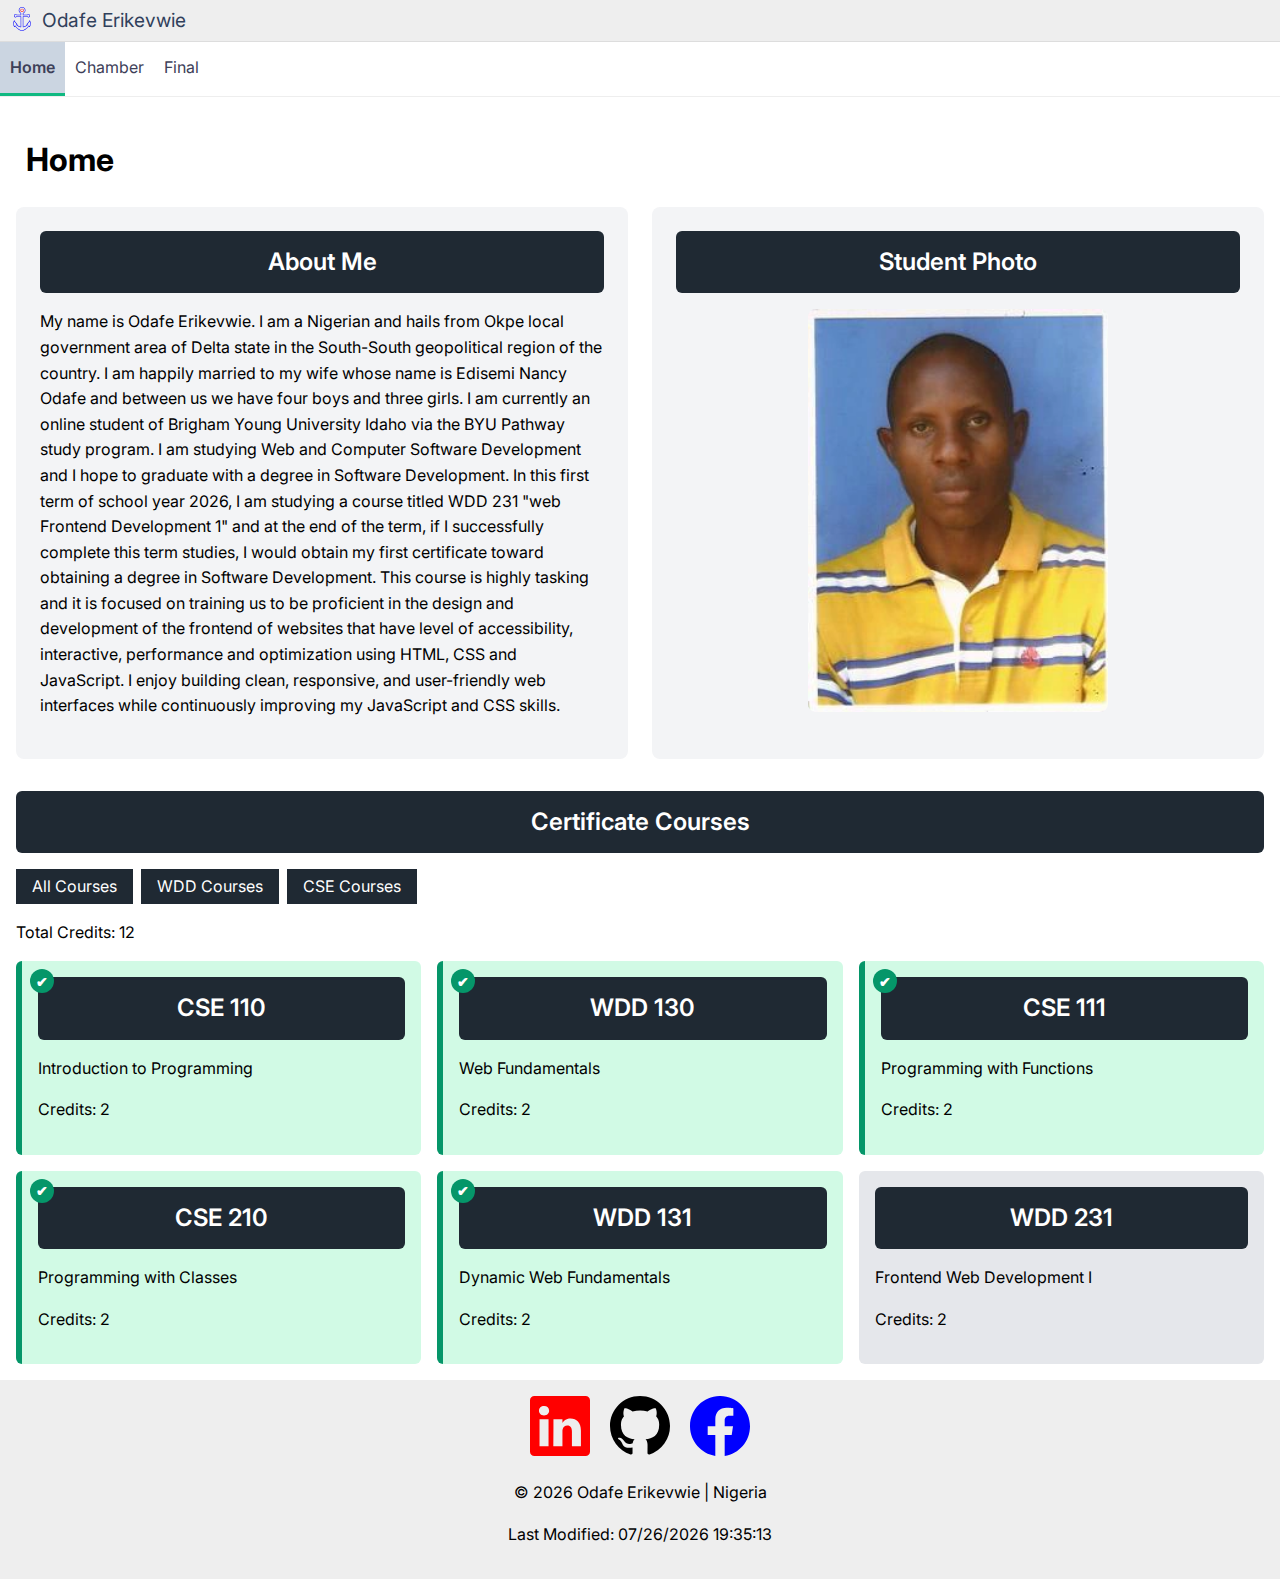
<file: index.html>
<!DOCTYPE html>
<html lang="en">
    <head>
    <meta charset="UTF-8">
    <meta name="author" content="Odafe Erikevwie">
    <meta name="description" content="WDD231 Course Home Page for Frontend Web Development">
    <meta name="viewport" content="width=device-width, initial-scale=1.0">
    <title>WDD231 | Home</title>

    <!-- Google Font -->
    <link rel="preconnect" href="https://fonts.googleapis.com">
    <link rel="preconnect" href="https://fonts.gstatic.com" crossorigin>
    <link href="https://fonts.googleapis.com/css2?family=Inter:wght@400;600;700&display=swap" rel="stylesheet">

    <!-- CSS -->
    <link rel="stylesheet" href="styles/normalize.css">
    <link rel="stylesheet" href="styles/small.css">
    <link rel="stylesheet" href="styles/large.css">

    <!-- JavaScript -->
    <script src="scripts/navigation.js" defer></script>
    <script src="scripts/date.js" defer></script>
    <script src="scripts/courses.js" defer></script>
    </head>

    <body>
        <header>
            <img src="images/big-anchor.svg" alt="Site Logo" width="512" height="512">
            <span>Odafe Erikevwie</span>
            <button id="ham-button" class="hamburger"></button>
        </header>
        <nav id="nav" class="navigation">
                <ul>
                    <li class="active"><a href="index.html">Home</a></li>
                    <li><a href="#">Chamber</a></li>
                    <li><a href="#">Final</a></li>
                </ul>
        </nav>

        <main>
          <h1>Home</h1>
          <div class="top-sections">
                <section class="about">
                    <h2>About Me</h2>
                    <p>
                        My name is Odafe Erikevwie. I am a Nigerian and hails from Okpe local government area of Delta state in the South-South geopolitical region of the country. I am happily married to my wife whose name is Edisemi Nancy Odafe and between us we have four boys and three girls. I am currently an online  student of Brigham Young University Idaho via the BYU Pathway study program. I am studying  Web and Computer Software Development and I hope to graduate with a degree in Software Development.
                        In this first term of school year 2026, I am studying a course titled WDD 231 "web Frontend Development 1" and at the end of the term, if I successfully complete this term studies, I would obtain my first certificate toward obtaining a degree in Software Development. This course is highly tasking and it is focused on training us to be proficient  in the design and development of the  frontend of websites that 
                        have level of accessibility, interactive, performance and optimization using HTML, CSS and JavaScript. I enjoy building clean,
                        responsive, and user-friendly web interfaces while continuously
                        improving my JavaScript and CSS skills.
                    </p>
                </section>

                <section class="photo">
                <h2>Student Photo</h2>
                    <img
                        src="images/odafe.webp"
                        alt="Photo of Odafe Erikevwie"
                        width="300"
                        height="300"
                        loading="lazy"
                    >
                </section>
         </div>

            <section>
                <h2>Certificate Courses</h2>

                <div class="filters">
                <button type="button" data-filter="all">All Courses</button>
                <button type="button" data-filter="WDD">WDD Courses</button>
                <button type="button" data-filter="CSE">CSE Courses</button>
                </div>

                <p class="credits">Total Credits: <span id="totalCredits">0</span></p>

                <div id="courseCards" class="course-grid"></div>
            </section>

            
        </main>

        <footer>
            <div class="social">
                <a href="https://www.linkedin.com/in/erikevwieodafe" target="_blank"><img src="images/linkedin.svg" alt="LinkedIn Account" width="35" height="35"></a>
                <a href="https://github.com/OdafeOwhojedo" target="_blank"><img src="images/github.svg" alt="Github Account" width="35" height="35"></a>
                <a href="https://www.facebook.com/eodafe" target="_blank"><img src="images/facebook.svg" alt="Facebook Account" width="35" height="35"></a>
            </div>

            <p>
                &copy; <span id="currentyear"></span>
                Odafe Erikevwie | Nigeria
            </p>

            <p id="lastModified"></p>
        </footer>
    </body>
</html>
</file>
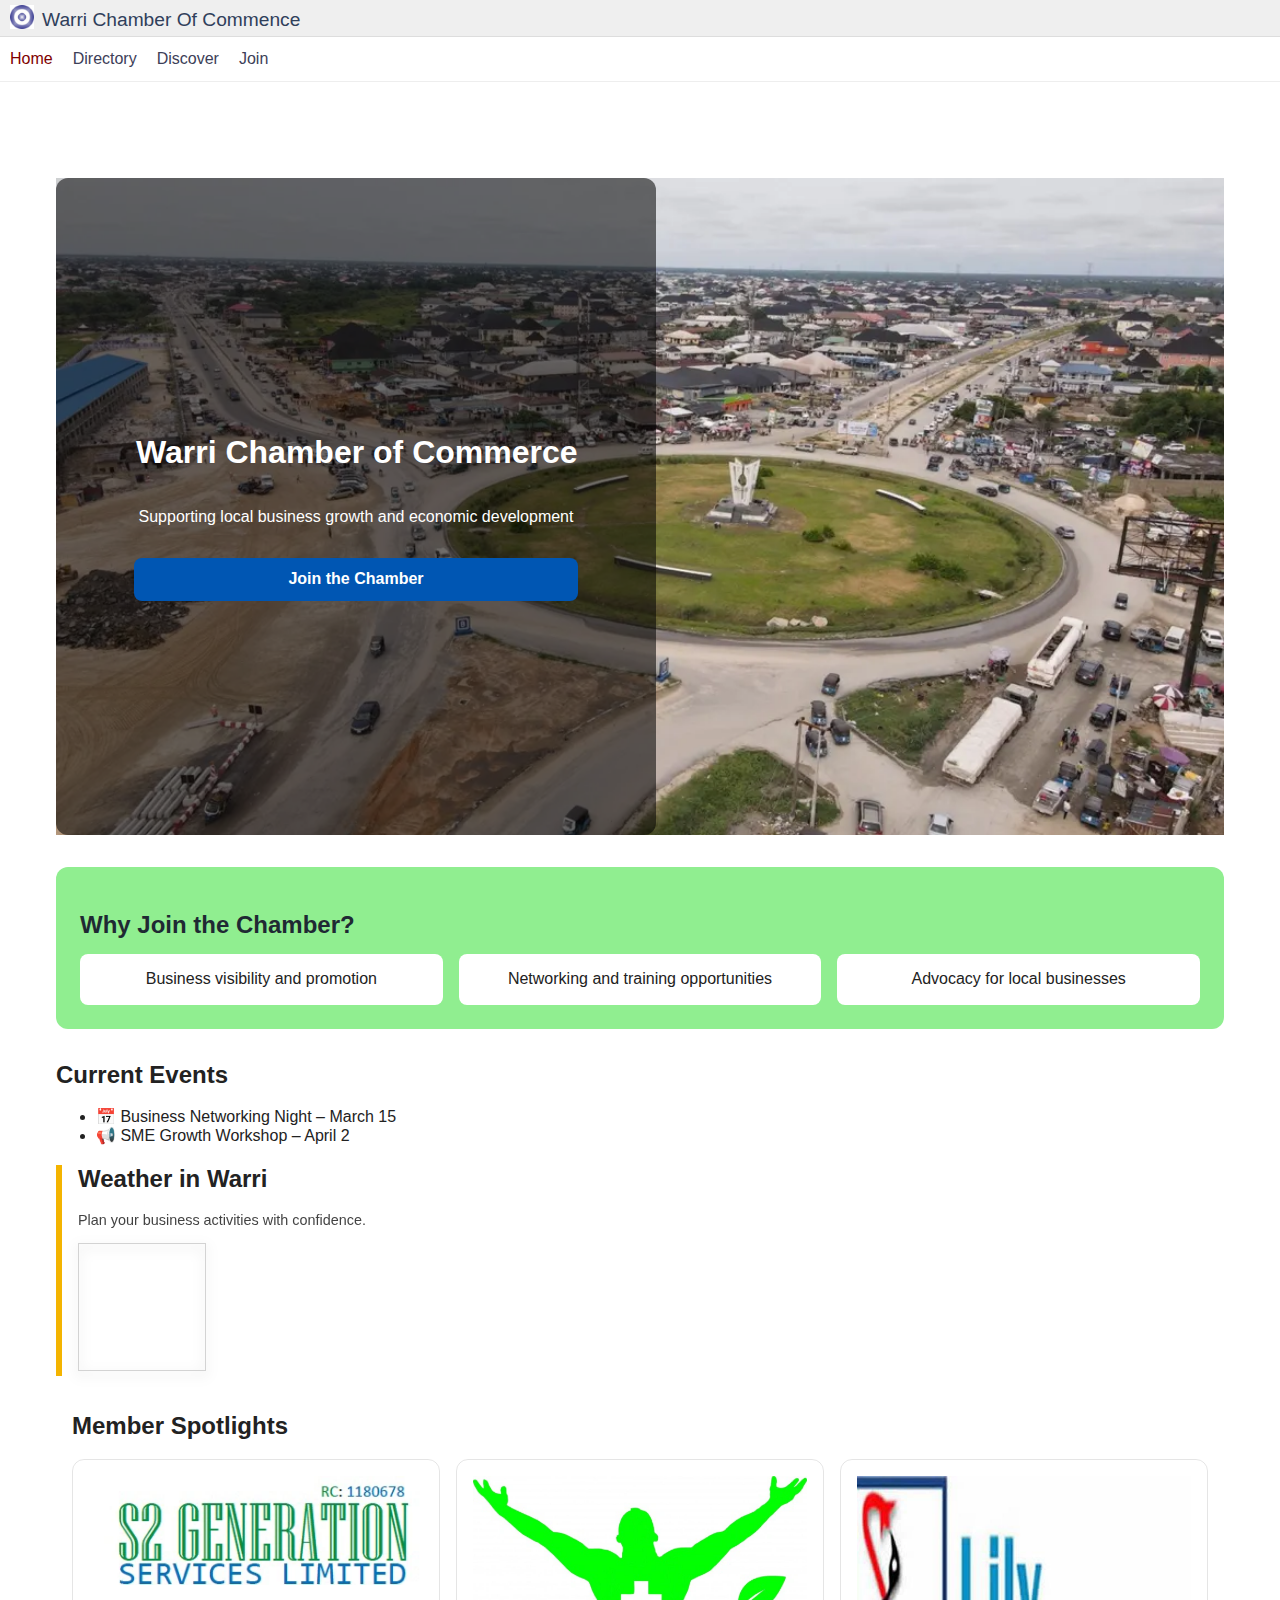
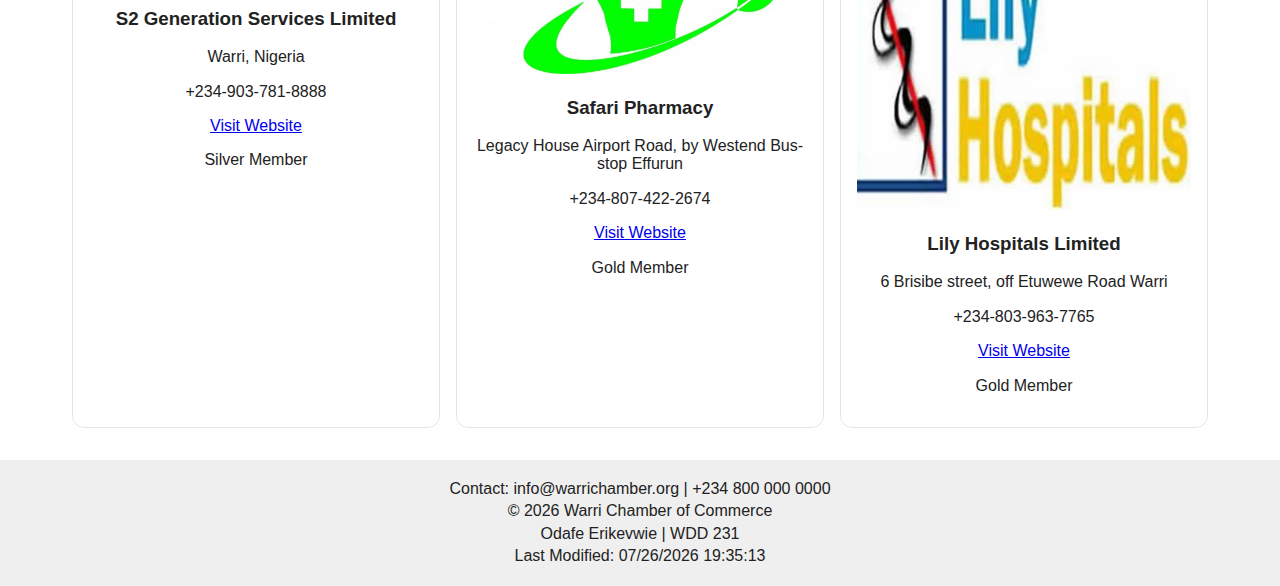
<file: chamber/index.html>
<!DOCTYPE html>
<html lang="en">
    <head>
        <meta charset="UTF-8">
        <meta name="description" content="Warri Chamber of Commerce business directory showcasing local businesses and organizations.">
        <meta name="author" content="Odafe Erikevwie">
        <meta name="viewport" content="width=device-width, initial-scale=1.0">
        <title> Home| Warri Chamber of Commerce</title>
        <!-- Google Font -->
         <link rel="preconnect" href="https://fonts.googleapis.com">
         <link rel="preconnect" href="https://fonts.googleapis.com">
         <link rel="preconnect" href="https://fonts.gstatic.com" crossorigin>

        <!-- Open Graph Meta -->
        <meta property="og:title" content="Warri Chamber of Commerce Directory">
        <meta property="og:description" content="Explore trusted businesses and organizations in Warri.">
        <meta property="og:image" content="https://odafeowhojedo.github.io/wdd231/chamber/images/members_logo.webp">
        <meta property="og:url" content="https://odafeowhojedo.github.io/wdd231/chamber/directory.html">

        <link rel="icon" href="images/member-icon.ico">

        <link rel="stylesheet" href="styles/normalize.css">
        <link rel="stylesheet" href="styles/base.css">
        <link rel="stylesheet" href="styles/large.css">
        <script src="scripts/spotlight.js" defer></script>
        <script src="scripts/navigation.js" defer></script>
        <script src="scripts/weather.js" defer></script>
    </head>

    <body>
        <header class="site-header logo">
        
                <img src="images/members_logo.webp" alt="Warri Chamber of Commerce Logo" >
                <span >Warri Chamber Of Commence</span>
                <button id="ham-button" class="hamburger"></button>
            
        </header>
        <nav id="nav" class="navigation">
                <ul>
                    <li><a href="index.html" class="active">Home</a></li>
                    <li><a href="directory.html">Directory</a></li>
                    <li><a href="#">Discover</a></li>
                    <li><a href="#">Join</a></li>
                </ul>
        </nav>

        <main id="home">

            <!-- HERO -->
            <section class="hero">
                <img src="images/warri.webp" alt="City of Warri business district">
                <div class="hero-content">
                <h1>Warri Chamber of Commerce</h1>
                <p>Supporting local business growth and economic development</p>
                <a href="join.html" class="cta">Join the Chamber</a>
                </div>
            </section>
            <section class="why-join">
                    <h2>Why Join the Chamber?</h2>
                    <ul>
                        <li>Business visibility and promotion</li>
                        <li>Networking and training opportunities</li>
                        <li>Advocacy for local businesses</li>
                    </ul>
            </section>


            <!-- CURRENT EVENTS -->
            <section class="events">
                <h2>Current Events</h2>
                <ul>
                <li>📅 Business Networking Night – March 15</li>
                <li>📢 SME Growth Workshop – April 2</li>
                </ul>
            </section>

            <!-- WEATHER -->
            <section class="weather">
                <h2>Weather in Warri</h2>
                <p class="weather-note">Plan your business activities with confidence.</p>


                <div class="weather-current">
                    <img id="weather-icon" alt="" loading="lazy">
                    <div id="weather-current"></div>
                </div>

                <div id="weather-forecast"></div>
            </section>

            <!-- <section class="weather">
                <h2>Weather in Warri</h2>
                <div id="weather-current"></div>
                <div id="weather-forecast"></div>
            </section> -->

            <!-- SPOTLIGHTS -->
            <section class="spotlights">
                <h2>Member Spotlights</h2>
                <div id="spotlight-container"></div>
            </section>

        </main>


        

        
        <footer>
            <p>Contact: info@warrichamber.org | +234 800 000 0000</p>
            <p>&copy; <span id="year"></span> Warri Chamber of Commerce</p>
            <p>Odafe Erikevwie | WDD 231</p>
            <p>Last Modified: <span id="lastModified"></span></p>
        </footer>
    </body>
</html>
</file>
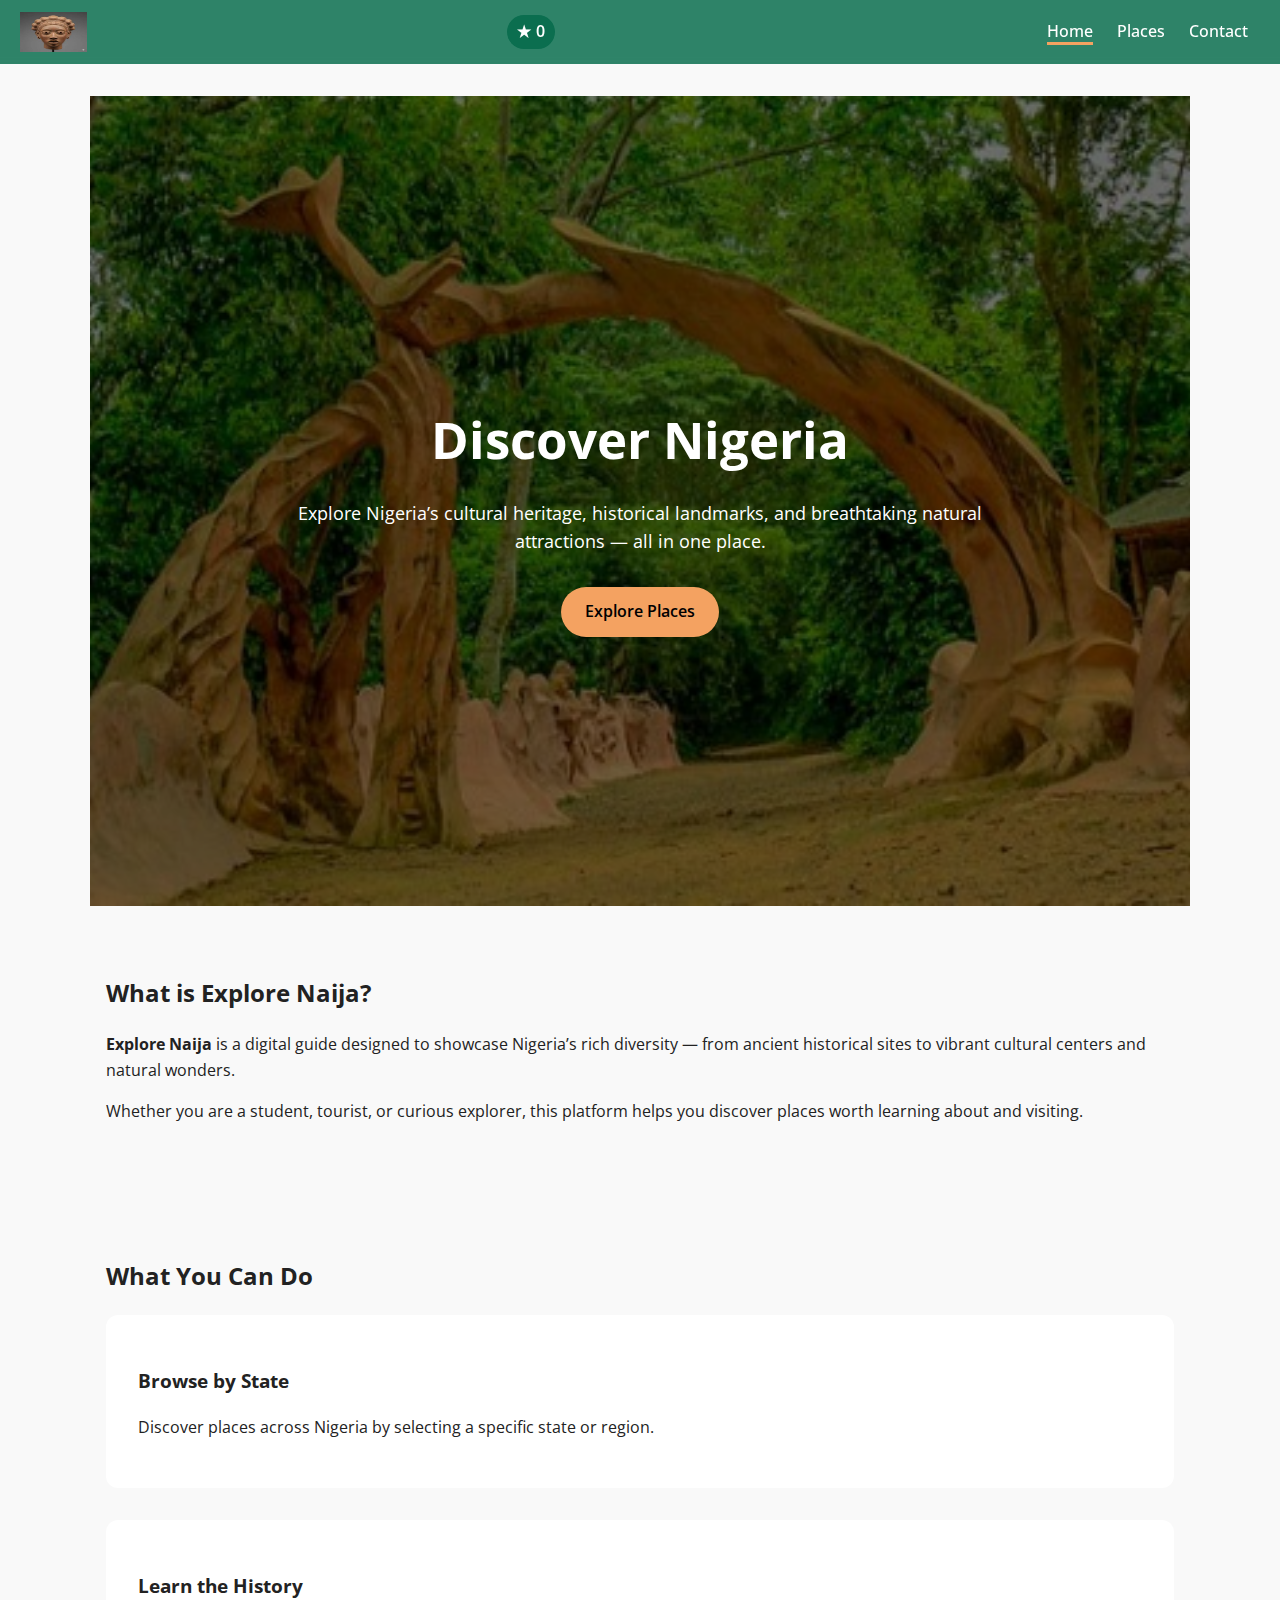
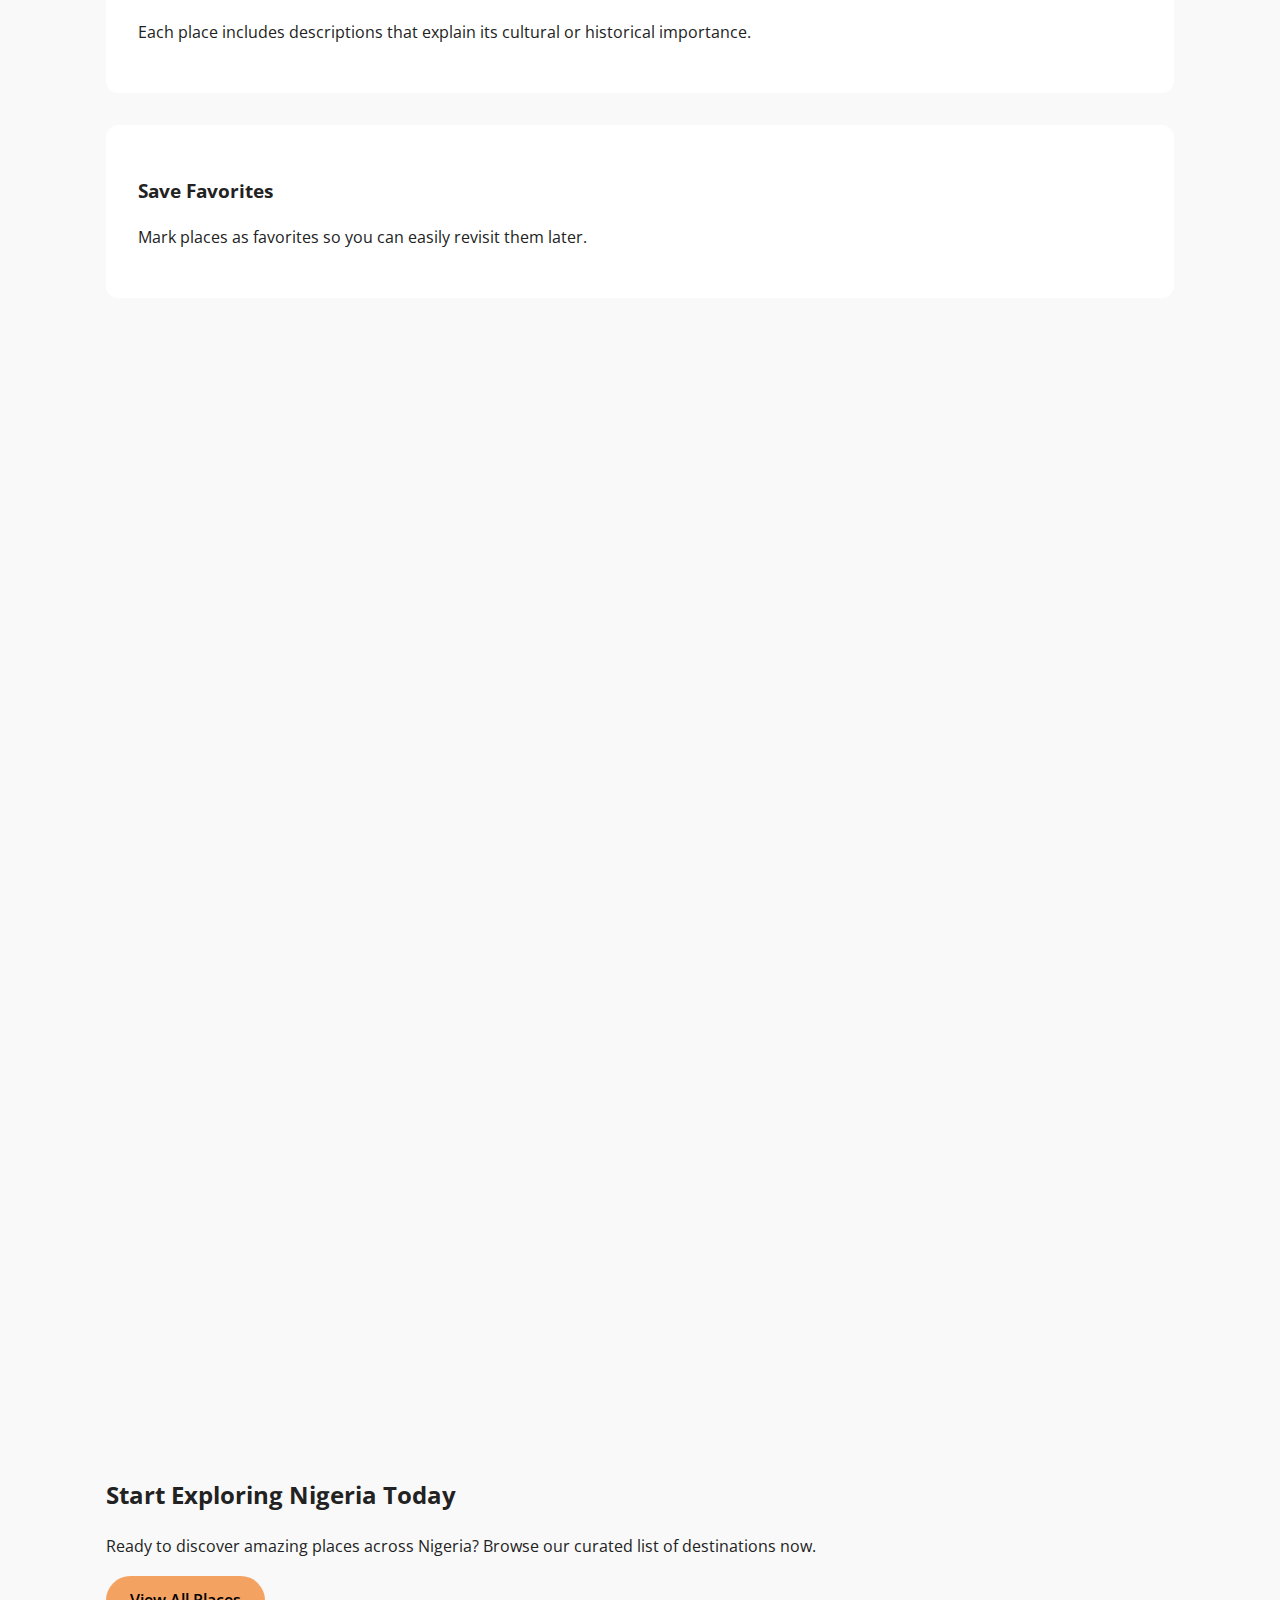
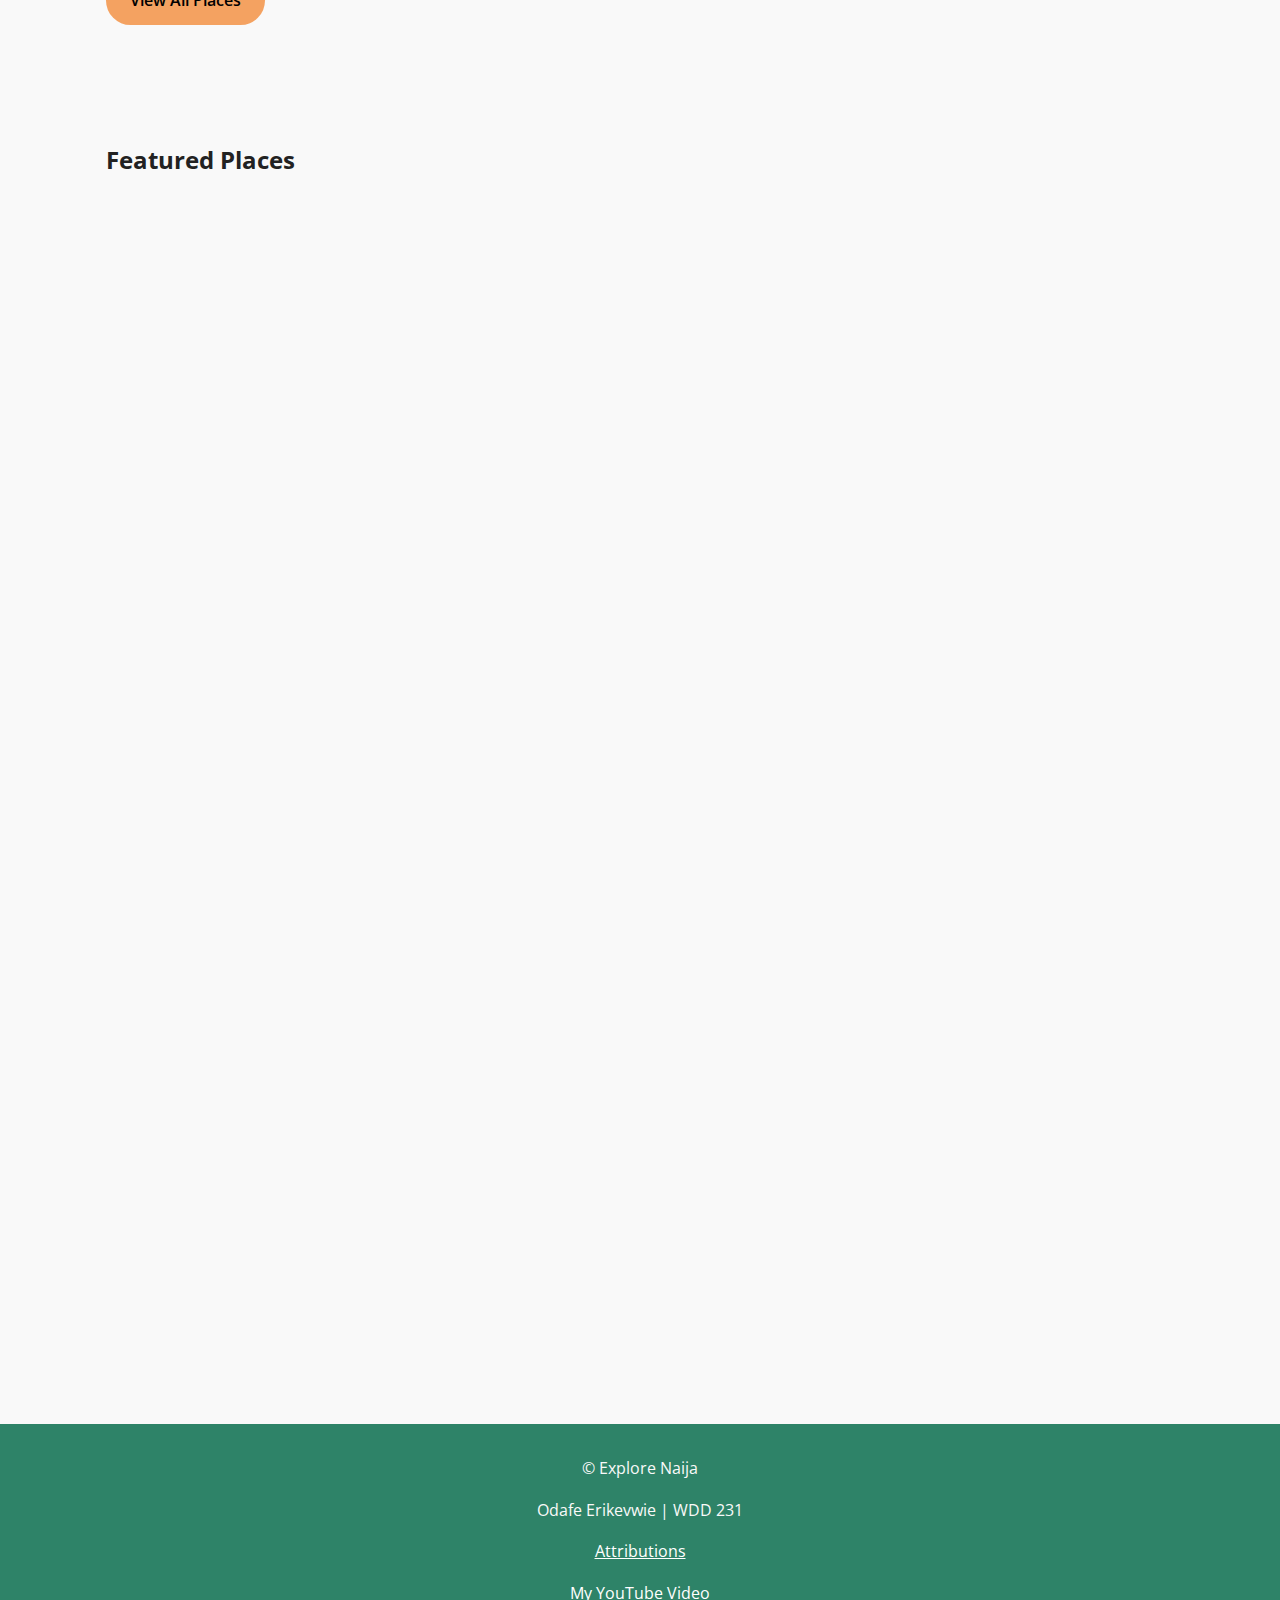
<file: finalproject/index.html>
<!DOCTYPE html>
<html lang="en">

<head>
    <meta charset="UTF-8">
    <title>Explore Naija | Discover Nigeria</title>
    <meta name="description" content="Explore cultural, historical, and natural places across Nigeria, showcasing the beauty and elgancy that can only be found in Nigeria. Come and visit and explore the beautiful and fancinating places that speaks of the cultural, historial and stories of Nigerians via that unique culture and history.">
    <meta name="author" content="Odafe Erikevwie">
    <meta name="viewport" content="width=device-width, initial-scale=1">
 
    
    <!-- Google Font -->
    <link rel="preconnect" href="https://fonts.googleapis.com">
    <link rel="preconnect" href="https://fonts.googleapis.com">
    <link rel="preconnect" href="https://fonts.gstatic.com" crossorigin>
    <link href="https://fonts.googleapis.com/css2?family=Open+Sans:wght@400;600;700&display=swap" rel="stylesheet">

    <!-- Open Graph / Facebook -->
    <meta property="og:title" content="Explore Naija – Discover Nigeria's Cultural & Historical Places">
    <meta property="og:description" content="Explore Naija showcases Nigeria's rich cultural and historical locations, with curated guides and featured places.">
    <meta property="og:type" content="website">
    <meta property="og:url" content="https://odafeowhojedo.github.io/wdd231/finalproject/index.html">
    <meta property="og:image" content="https://odafeowhojedo.github.io/wdd231/finalproject/images/gashaka_gumti66.jpg">
    
    <!-- Twitter Card -->
    <meta name="twitter:card" content="summary_large_image">
    <meta name="twitter:title" content="Explore Naija – Discover Nigeria's Cultural & Historical Places">
    <meta name="twitter:description"
        content="Explore Naija showcases Nigeria's rich cultural and historical locations, with curated guides and featured places.">
    <meta name="twitter:image" content="https://odafeowhojedo.github.io/wdd231/finalproject/images/ogbunike-caves66.webp">

    <link rel="canonical" href="https://odafeowhojedo.github.io/finalproject/index.html">

    <!-- favico -->
    <link rel="icon" href="images/final_project_ico.ico">


    <!-- Base + Responsive CSS -->
    <link rel="stylesheet" href="styles/normalize.css">
    <link rel="stylesheet" href="styles/base.css">
    <link rel="stylesheet" href="styles/mobile.css">
    <link rel="stylesheet" href="styles/tablet.css" media="(min-width: 640px)">
    <link rel="stylesheet" href="styles/desktop.css" media="(min-width: 1024px)">

    

    <!-- Page Script -->
    <script src="scripts/home.js" defer></script>
    <script src="scripts/navigation.js" defer></script>
    
</head>

<body>
    <!-- ================= HEADER ================= -->
    <header class="site-header">
        <img src="images/nok_terracotta.webp" alt="Explore Naija logo">
        <div class="favorites-badge" role="button" tabindex="0" title="View saved places">
            <span class="star" aria-hidden="true">★</span>
            <span id="favoritesCount">0</span>
        </div>

        <nav aria-label="Main navigation">
            <button id="menuButton" aria-label="Toggle navigation" aria-expanded="false">
                &#x2630;
                <span></span>
            </button>

            <ul id="navList">
                <li><a href="index.html" class="active">Home</a></li>
                <li><a href="places.html">Places</a></li>
                <li><a href="contact.html">Contact</a></li>
            </ul>
        </nav>
    </header>

    <!-- ================= MAIN ================= -->
    <main id="home">
        <!-- HERO -->
        <section class="hero">
            <img src="images/osun.webp" alt="Osun Sacred Grove forest landscape in Osogbo, Nigeria"
                class="hero-image" width="1920" height="1080" loading="eager" decoding="async">
        
            <div class="hero-overlay"></div>
        
            <div class="hero-content">
                <h1>Discover Nigeria</h1>
                <p>
                    Explore Nigeria’s cultural heritage, historical landmarks,
                    and breathtaking natural attractions — all in one place.
                </p>
                <a href="places.html" class="cta-button">Explore Places</a>
            </div>
        </section>


                <!-- INTRO -->
        <section class="intro">
            <h2>What is Explore Naija?</h2>
            <p>
                <strong>Explore Naija</strong> is a digital guide designed to showcase
                Nigeria’s rich diversity — from ancient historical sites to vibrant
                cultural centers and natural wonders.
            </p>
            <p>
                Whether you are a student, tourist, or curious explorer,
                this platform helps you discover places worth learning about
                and visiting.
            </p>
        </section>

        <!-- FEATURES -->
        <section class="features">
            <h2>What You Can Do</h2>

            <div class="feature-grid">
                <article>
                    <h3>Browse by State</h3>
                    <p>
                        Discover places across Nigeria by selecting a specific state
                        or region.
                    </p>
                </article>

                <article>
                    <h3>Learn the History</h3>
                    <p>
                        Each place includes descriptions that explain its cultural
                        or historical importance.
                    </p>
                </article>

                <article>
                    <h3>Save Favorites</h3>
                    <p>
                        Mark places as favorites so you can easily revisit them later.
                    </p>
                </article>
            </div>
        </section>
        <section class="preview reveal">
            <h2>Featured Destinations</h2>
            <p>Here are a few places you can explore across Nigeria.</p>
        
            <div class="preview-grid">
                <article>
                    <h3>Historical Sites</h3>
                    <p>Ancient landmarks that shaped Nigeria’s history.</p>
                </article>
        
                <article>
                    <h3>Cultural Centers</h3>
                    <p>Experience traditions, art, and local heritage.</p>
                </article>
        
                <article>
                    <h3>Natural Wonders</h3>
                    <p>Waterfalls, parks, and breathtaking landscapes.</p>
                </article>
            </div>
        </section>
        <section class="visitor-tips reveal" aria-labelledby="tips-heading">
            <h2 id="tips-heading">Tips for Visiting</h2>
        
            <ul class="tips-list">
                <li>
                    <strong>Research & Guides:</strong>
                    For many sites, especially ancient ruins, hiring a local guide is
                    essential for proper context, history, and access.
                </li>
        
                <li>
                    <strong>Permissions:</strong>
                    Some locations, such as active palaces or sacred groves, may require
                    permission from local authorities or community leaders.
                </li>
        
                <li>
                    <strong>Museums:</strong>
                    Major city museums in Lagos, Benin, Jos, and Kano provide valuable
                    background and house artifacts connected to many historical sites.
                </li>
        
                <li>
                    <strong>Preservation:</strong>
                    Many historical structures are built with fragile materials such as
                    mud or clay. Respect posted signs and support conservation efforts.
                </li>
                <li>
                    <strong>Best Time to Visit:</strong>
                    Dry season (November–March) for easier access to waterfalls and parks.
                </li>
            </ul>
        </section>



        <!-- CALL TO ACTION -->
        <section class="home-cta">
            <h2>Start Exploring Nigeria Today</h2>
            <p>
                Ready to discover amazing places across Nigeria?
                Browse our curated list of destinations now.
            </p>
            <a href="places.html" class="cta-button">View All Places</a>
        </section>
        <section class="features">
            <h2>Featured Places</h2>
            <div id="featuredPlaces" class="feature-grid reveal"></div>
        </section>

        <div class="stats reveal">
            <div class="stat">
                <span class="stat-number" data-target="30">0</span>
                <p>States Covered</p>
            </div>
            <div class="stat">
                <span class="stat-number" data-target="82">0</span>
                <p>Featured Places</p>
            </div>
            <div class="stat">
                <span class="stat-number" data-target="13">0</span>
                <p>Categories</p>
            </div>
        </div>


    </main>
    <div id="scrollProgress"></div>


    <!-- ================= FOOTER ================= -->
    <footer>
        <p>&copy; <span id="year"></span> Explore Naija</p>
        <p>Odafe Erikevwie | WDD 231</p>
        <p><a href="attributions.html">Attributions</a></p> <!-- new line -->
        <p><a href="https://youtu.be/eX5-LSO6ug8?si=dKZc3QDq4krGqSLJ ">My YouTube Video</a></p>

    </footer>

    
</body>

</html>
</file>
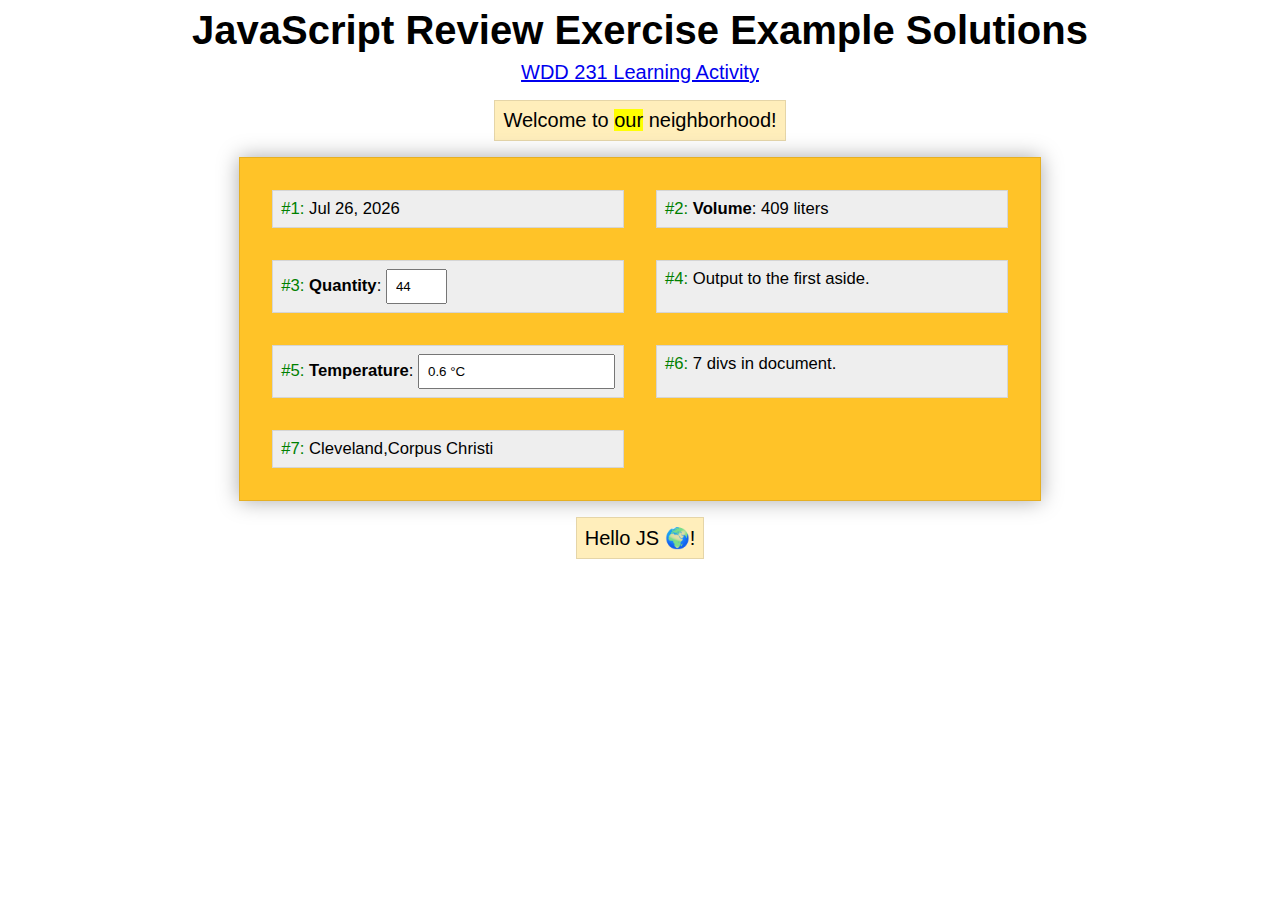
<file: codepen.html>
<!DOCTYPE html>
<html lang="en">
    <head>
        <meta charset="UTF-8">
        <meta name="viewport" content="width=device-width, initial-scale=1.0">
        <title>Odafe Codepen</title>
        <script src="scripts/app.js" defer></script>
        <link rel="stylesheet" href="styles/app.css">
        
    </head>
    <body>
        <h1>JavaScript Review Exercise Example Solutions</h1>
        <p><a href="https://byui-cse.github.io/wdd231-ww-course/week01/prepare-applied-javascript.html" target="_blank">WDD 231 Learning Activity</a></p>
        <aside></aside>
        <main>
            <div id="today1" class="step-reset step"></div>
            <div id="today2" class="step"></div>
            <div class="step"><label><strong>Quantity</strong>: <input type="text" id="q" size="3" value="44"></label></div>
            <div class="step">Output to the first aside.</div>
            <div class="step"><label><strong>Temperature</strong>: <input type="text" id="temp" readonly></label></div>
            <div id="divs" class="step"></div>
            <div id="c-names" class="step"></div>
        </main>
        <aside>Hello JS 🌍!</aside>
    </body>

</html>
</file>
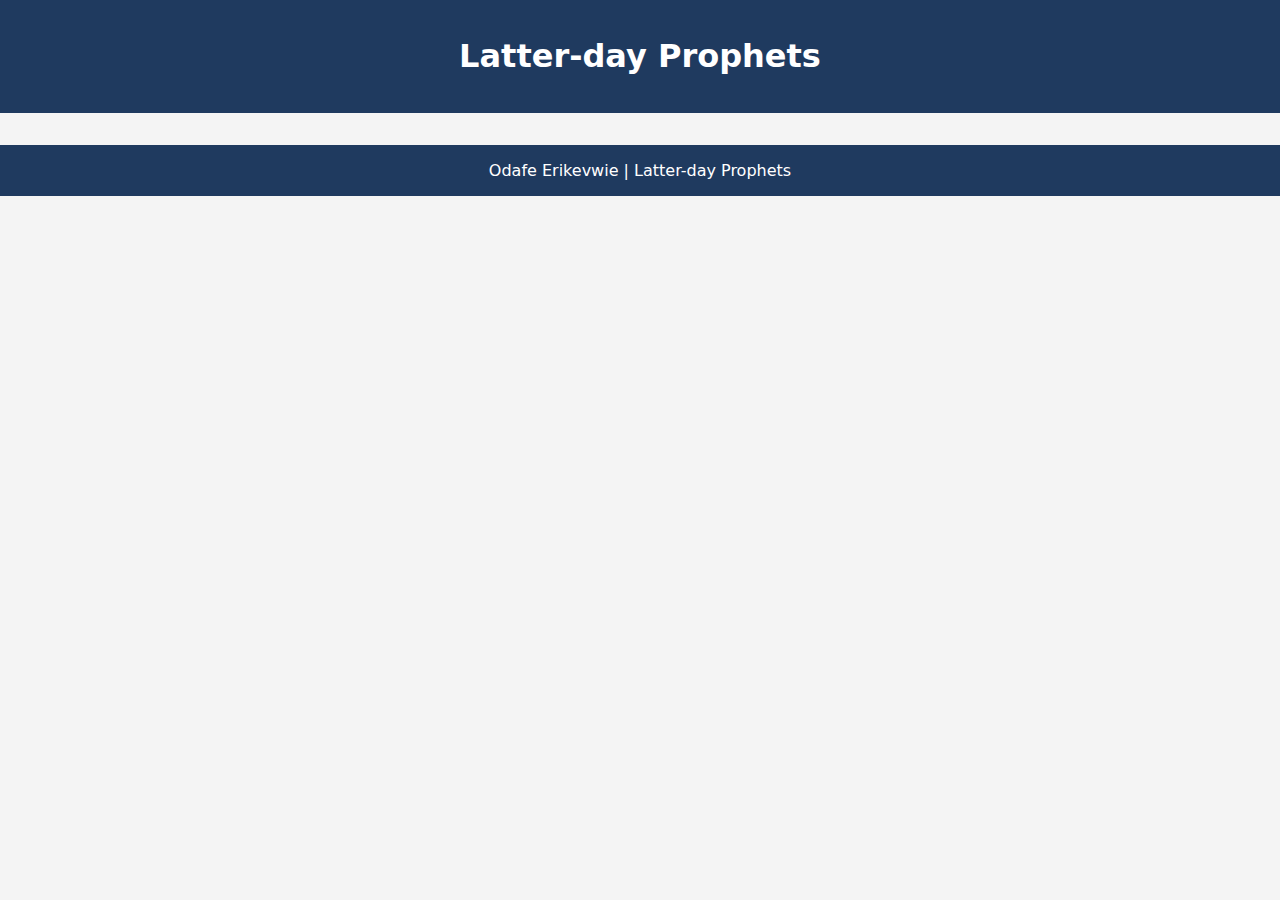
<file: prophets.html>
<!DOCTYPE html>
<html lang="en">
        <head>
            <meta charset="UTF-8">
            <meta name="description" content="Latter-day Prophets Card Layout">
            <meta name="author" content="Odafe Erikevwie">
            <meta name="viewport" content="width=device-width, initial-scale=1.0">
            <title>Latter-day Prophets</title>

            <link rel="stylesheet" href="styles/prophets.css">
            <script src="scripts/prophets.js" defer></script>
        </head>
        <body>

            <header>
               <h1>Latter-day Prophets</h1>
            </header>

            <main>
              <div id="cards"></div>
            </main>

            <footer>
                Odafe Erikevwie | Latter-day Prophets
            </footer>

        </body>
</html>
</file>
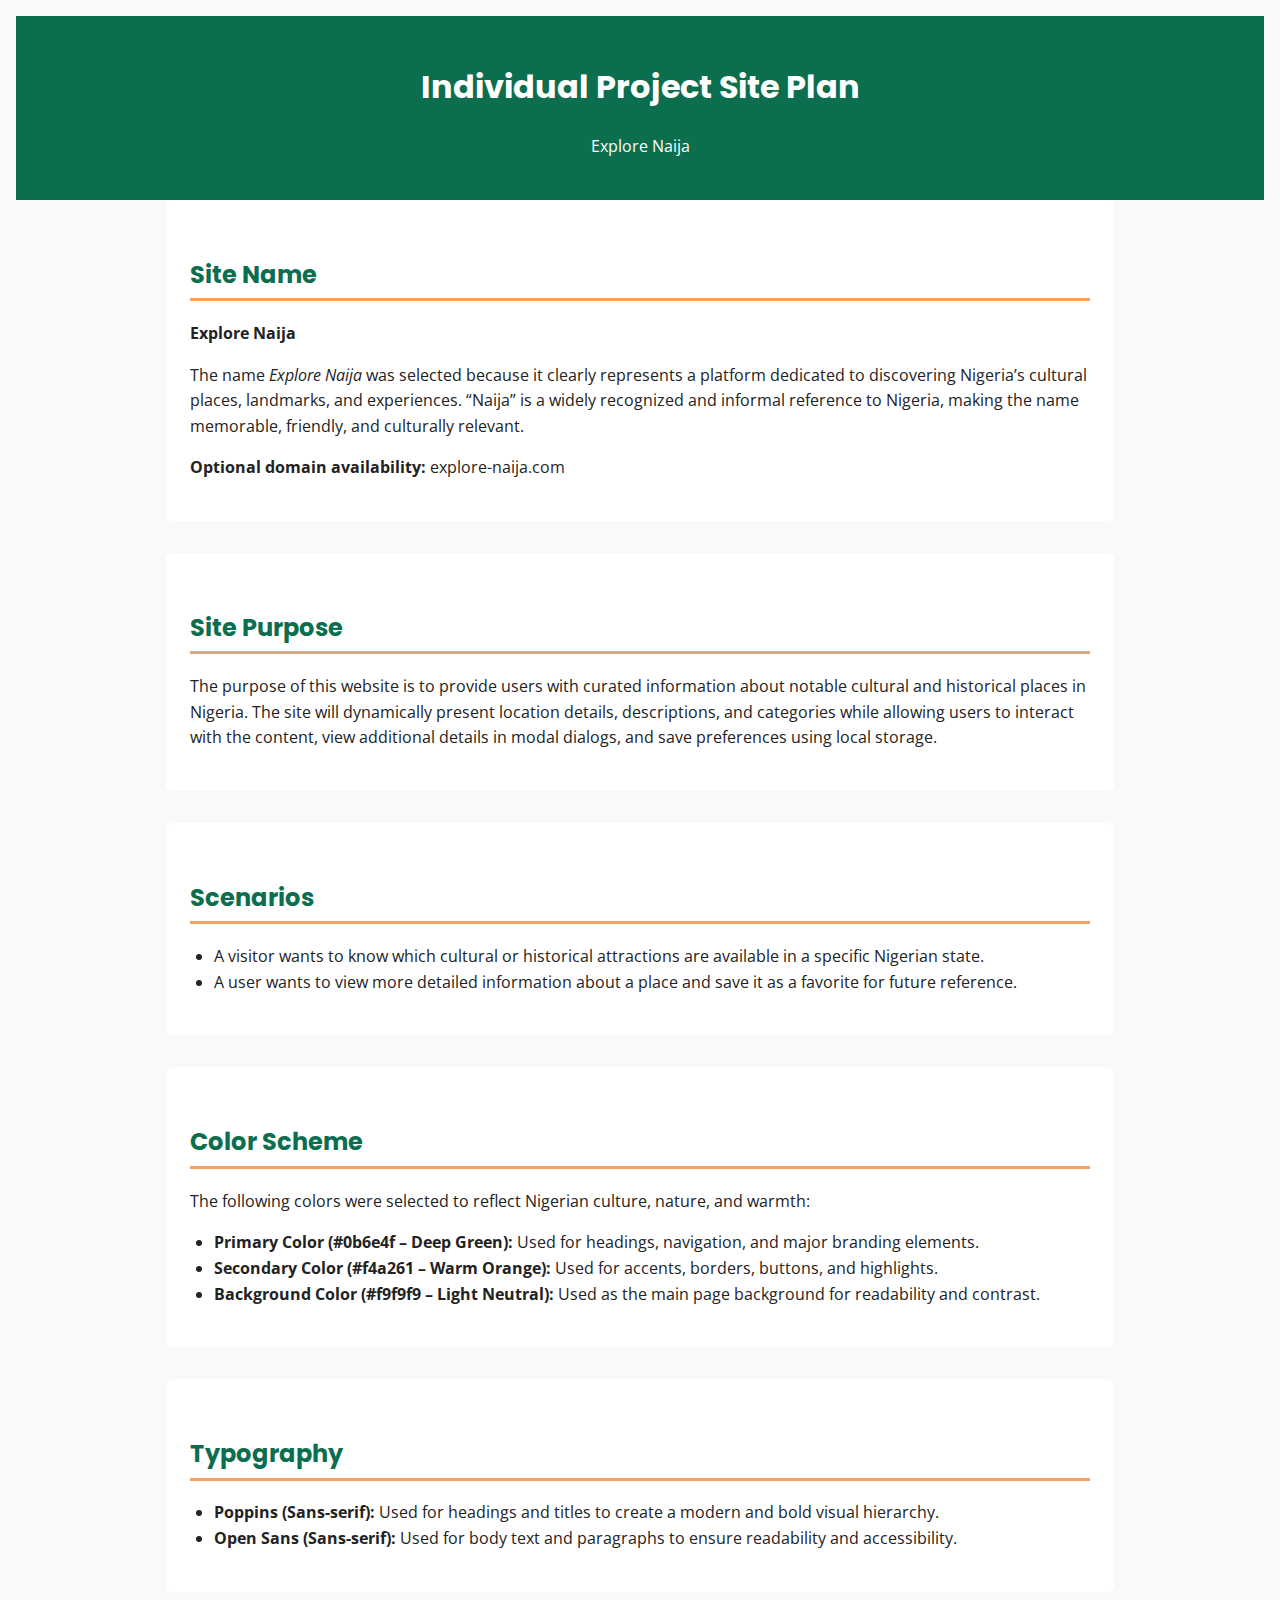
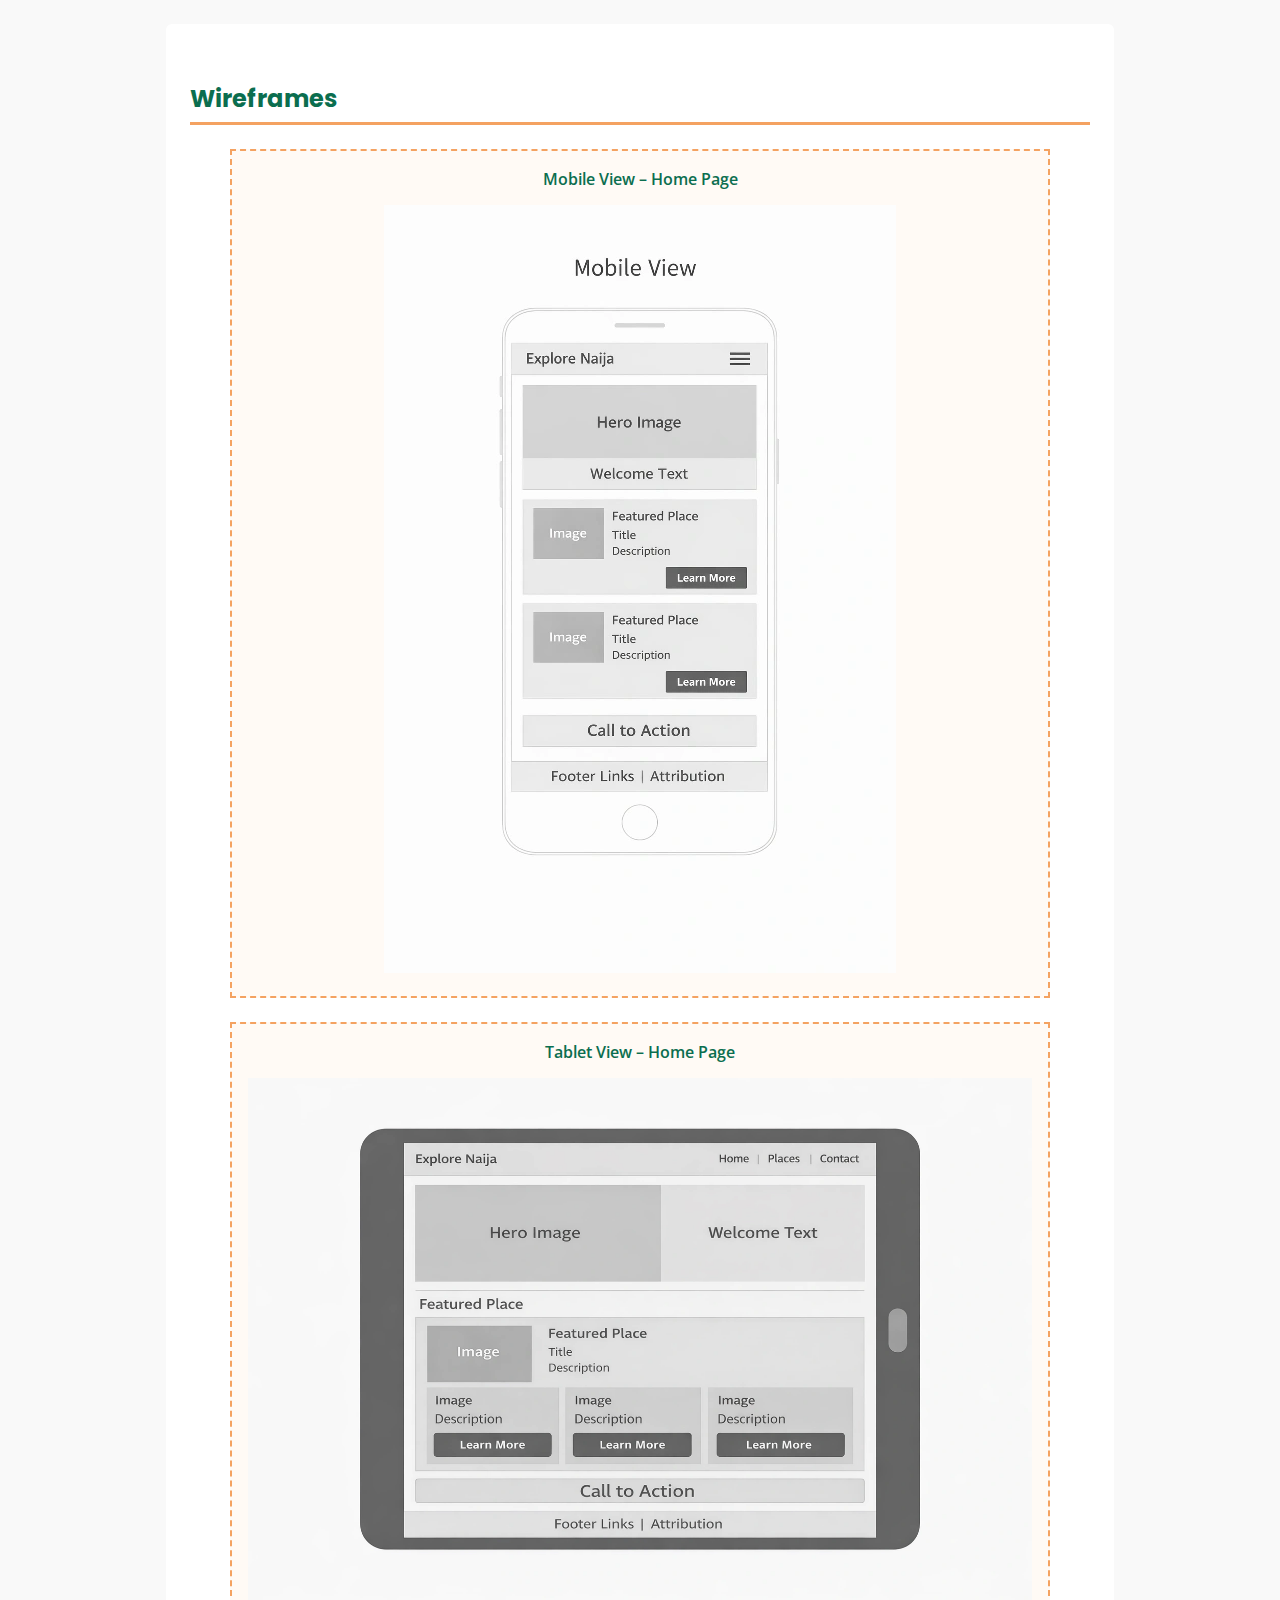
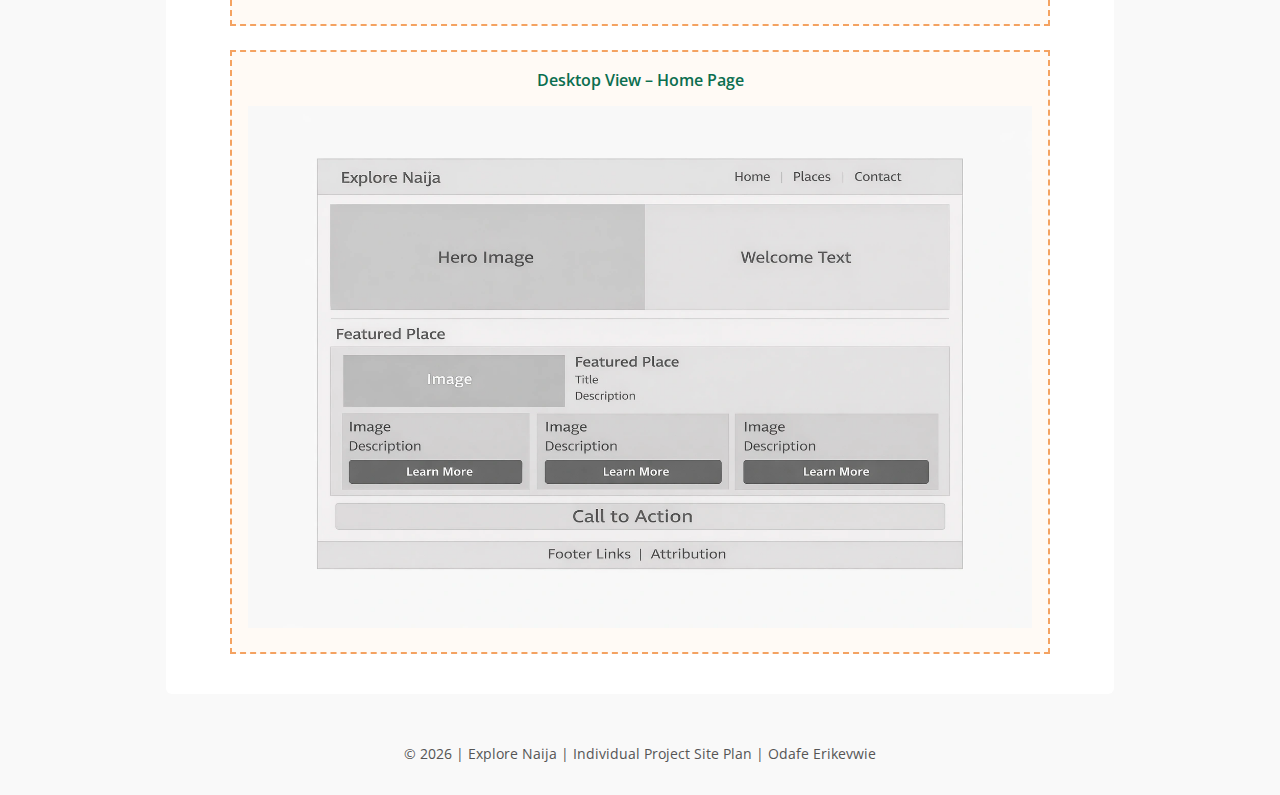
<file: siteplan.html>
<!DOCTYPE html>
<html lang="en">
<head>
  <meta charset="UTF-8">
  <title>Explore Naija – Individual Project Site Plan</title>
  <meta name="description" content="Site plan document for the Explore Naija individual website project, outlining purpose, scenarios, color scheme, typography, and wireframes.">
  <meta name="author" content="Odafe Erikevwie">
  <meta name="viewport" content="width=device-width, initial-scale=1">

  <!-- Google Fonts -->
  <link rel="preconnect" href="https://fonts.googleapis.com">
  <link rel="preconnect" href="https://fonts.gstatic.com" crossorigin>
  <link href="https://fonts.googleapis.com/css2?family=Poppins:wght@600&family=Open+Sans&display=swap" rel="stylesheet">

  <!-- External CSS -->
  <link rel="stylesheet" href="styles/siteplan.css">
</head>

<body>
  <header>
    <h1>Individual Project Site Plan</h1>
    <p>Explore Naija</p>
  </header>

  <main>

    <section>
      <h2>Site Name</h2>
      <p><strong>Explore Naija</strong></p>
      <p>
        The name <em>Explore Naija</em> was selected because it clearly represents a platform
        dedicated to discovering Nigeria’s cultural places, landmarks, and experiences.
        “Naija” is a widely recognized and informal reference to Nigeria, making the name
        memorable, friendly, and culturally relevant.
      </p>
      <p><strong>Optional domain availability:</strong> explore-naija.com</p>
    </section>

    <section>
      <h2>Site Purpose</h2>
      <p>
        The purpose of this website is to provide users with curated information about notable
        cultural and historical places in Nigeria. The site will dynamically present location
        details, descriptions, and categories while allowing users to interact with the content,
        view additional details in modal dialogs, and save preferences using local storage.
      </p>
    </section>

    <section>
      <h2>Scenarios</h2>
      <ul>
        <li>
          A visitor wants to know which cultural or historical attractions are available in a
          specific Nigerian state.
        </li>
        <li>
          A user wants to view more detailed information about a place and save it as a favorite
          for future reference.
        </li>
      </ul>
    </section>

    <section>
      <h2>Color Scheme</h2>
      <p>The following colors were selected to reflect Nigerian culture, nature, and warmth:</p>
      <ul>
        <li>
          <strong>Primary Color (#0b6e4f – Deep Green):</strong>
          Used for headings, navigation, and major branding elements.
        </li>
        <li>
          <strong>Secondary Color (#f4a261 – Warm Orange):</strong>
          Used for accents, borders, buttons, and highlights.
        </li>
        <li>
          <strong>Background Color (#f9f9f9 – Light Neutral):</strong>
          Used as the main page background for readability and contrast.
        </li>
      </ul>
    </section>

    <section>
      <h2>Typography</h2>
      <ul>
        <li>
          <strong>Poppins (Sans-serif):</strong>
          Used for headings and titles to create a modern and bold visual hierarchy.
        </li>
        <li>
          <strong>Open Sans (Sans-serif):</strong>
          Used for body text and paragraphs to ensure readability and accessibility.
        </li>
      </ul>
    </section>

    <section>
      <h2>Wireframes</h2>

      <figure class="wireframe-box">
        <figcaption>Mobile View – Home Page</figcaption>
        <img src="images/wireframe_mobile.webp" alt="Mobile wireframe for Explore Naija home page">
      </figure>

      <figure class="wireframe-box">
        <figcaption>Tablet View – Home Page</figcaption>
        <img src="images/wireframe_tablet.webp" alt="Tablet wireframe for Explore Naija home page">
      </figure>

      <figure class="wireframe-box">
        <figcaption>Desktop View – Home Page</figcaption>
        <img src="images/wireframe_desktop.webp" alt="Desktop wireframe for Explore Naija home page">
      </figure>

    </section>

  </main>

  <footer>
    <p>© 2026 | Explore Naija | Individual Project Site Plan | Odafe Erikevwie</p>
  </footer>
</body>
</html>
</file>
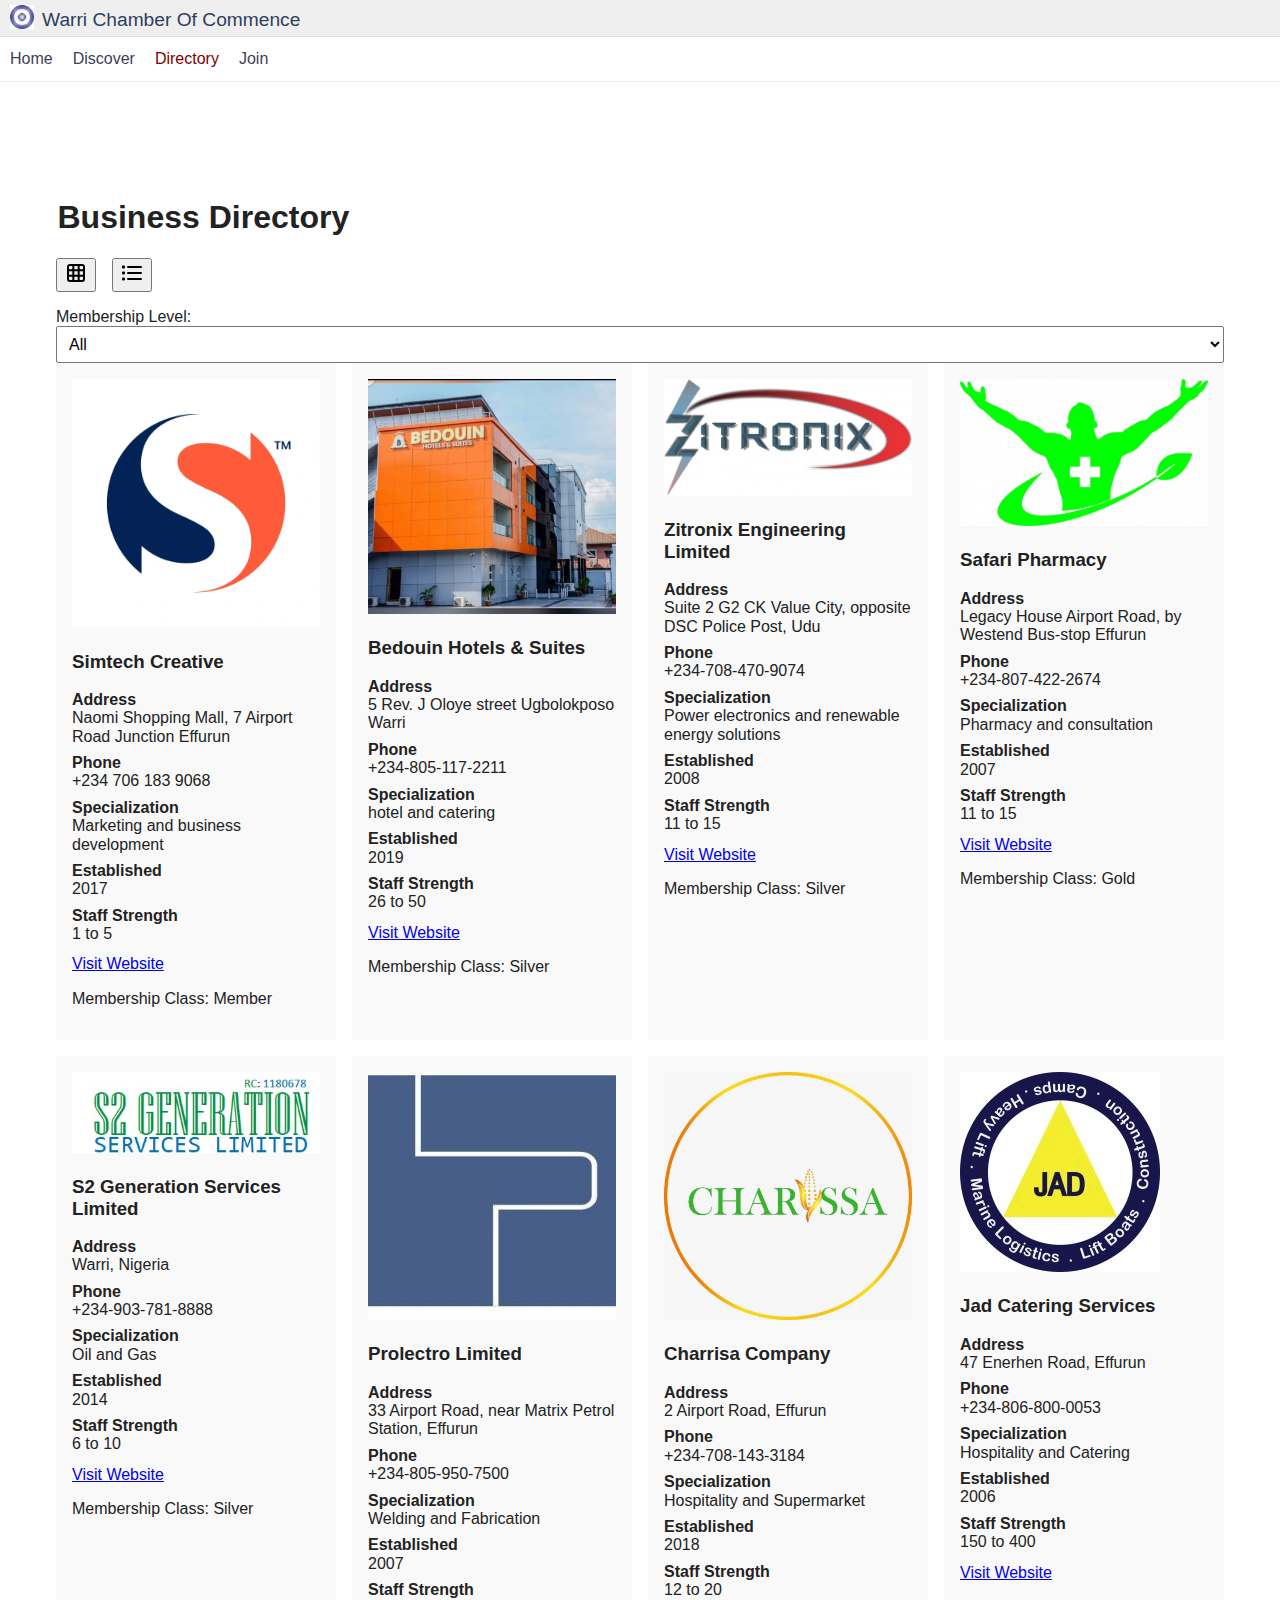
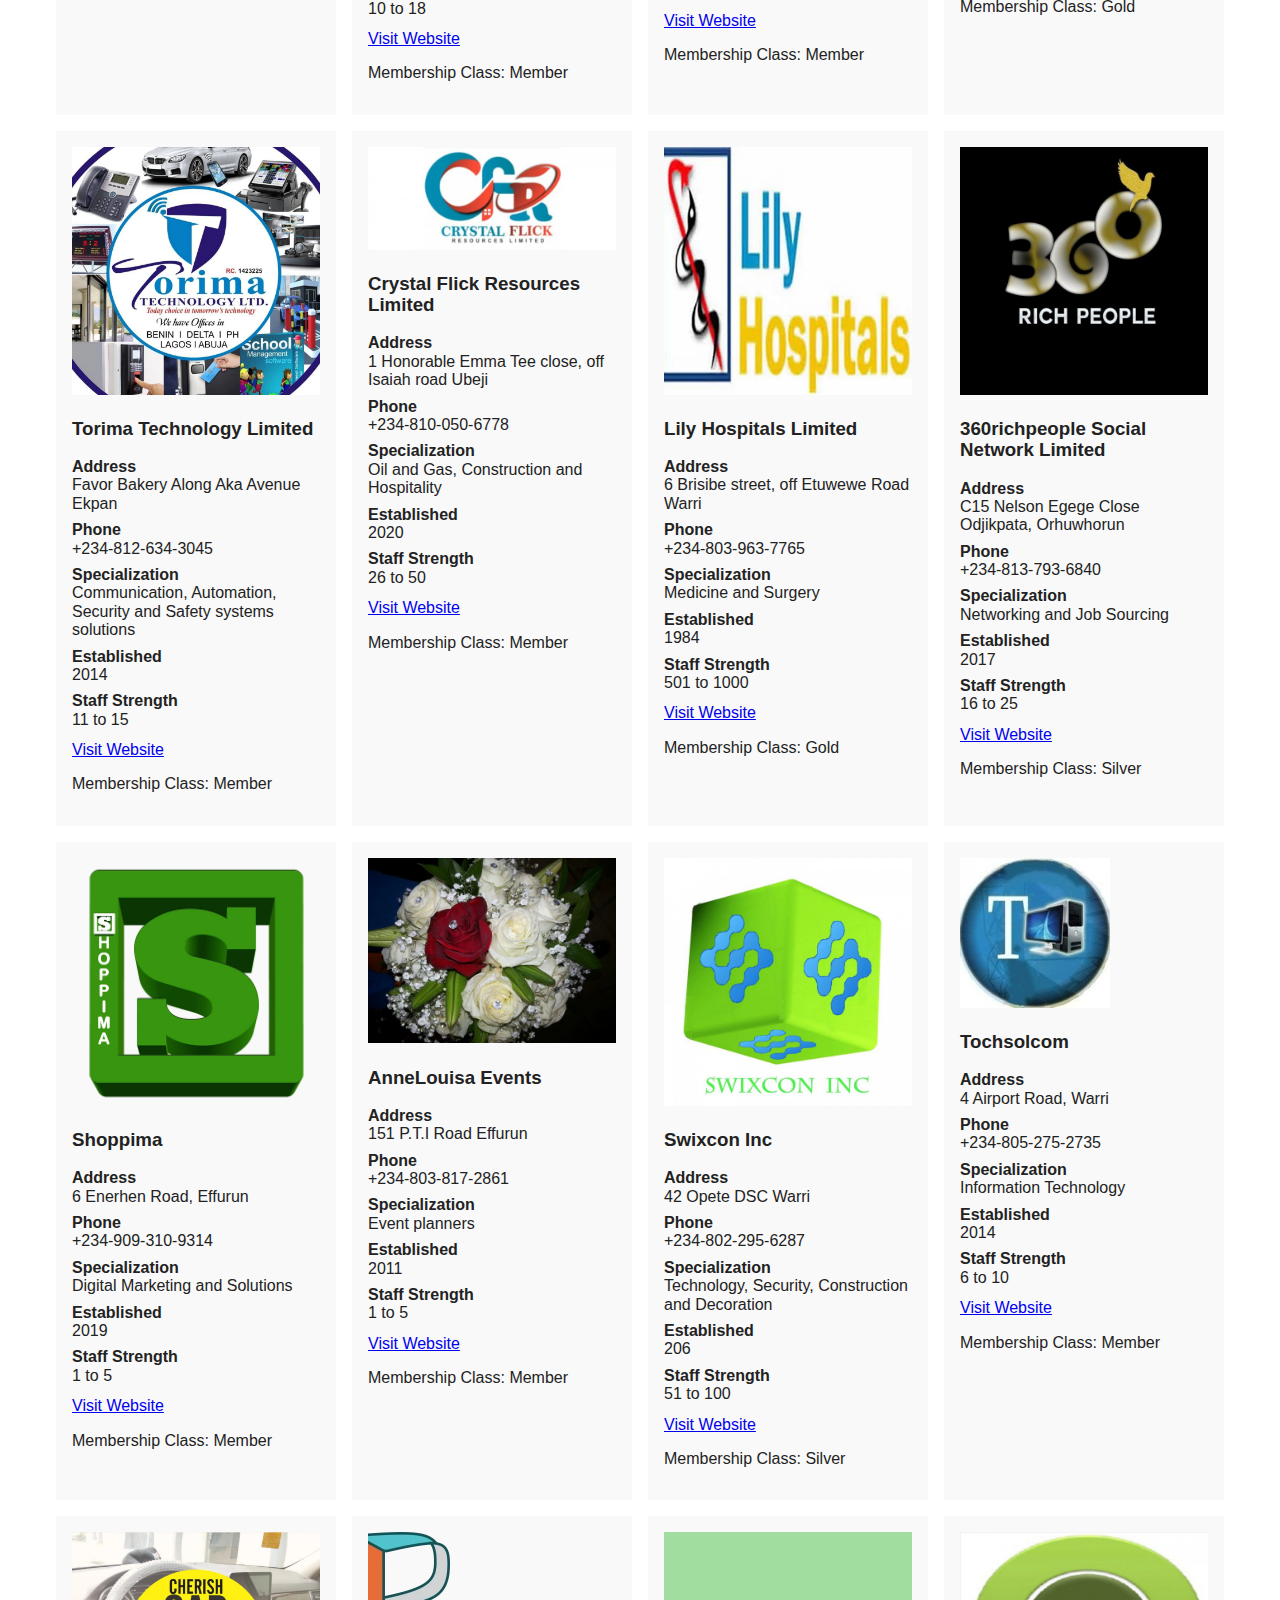
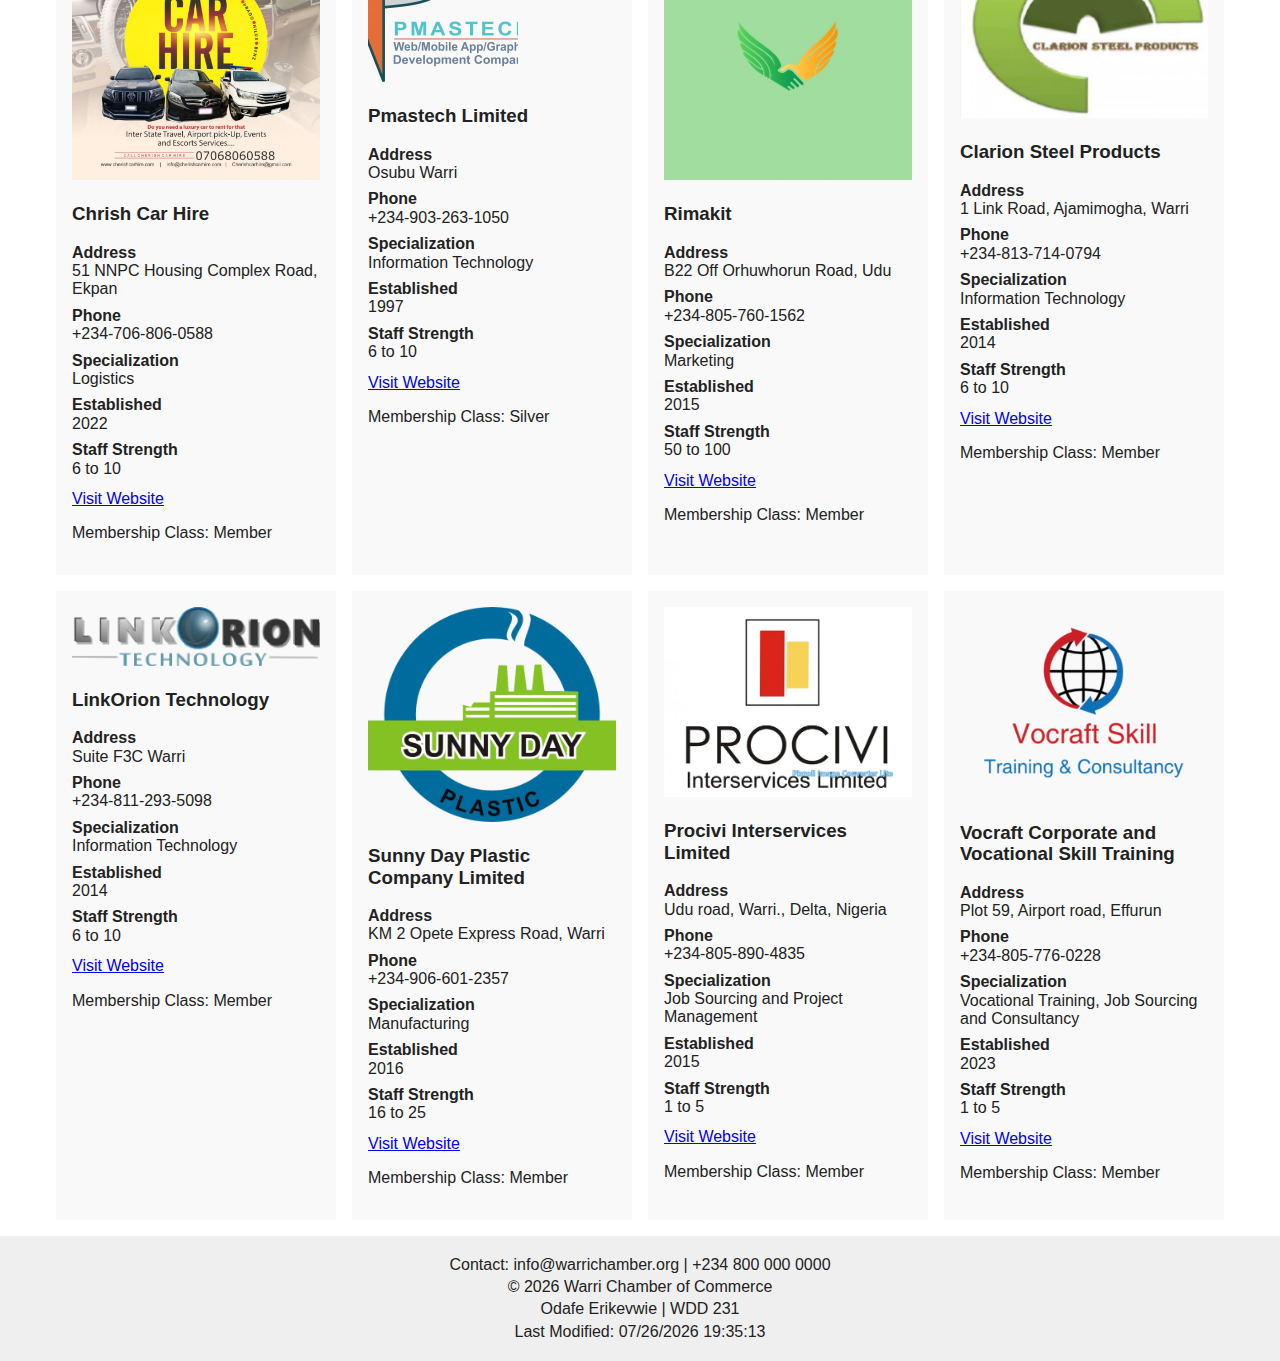
<file: chamber/directory.html>
<!DOCTYPE html>
<html lang="en">
    <head>
        <meta charset="UTF-8">
        <meta name="description" content="Warri Chamber of Commerce business directory showcasing local businesses and organizations.">
        <meta name="author" content="Odafe Erikevwie">
        <meta name="viewport" content="width=device-width, initial-scale=1.0">
        <title>Directory | Warri Chamber of Commerce</title>
        <!-- Google Font -->
         <link rel="preconnect" href="https://fonts.googleapis.com">
         <link rel="preconnect" href="https://fonts.googleapis.com">
         <link rel="preconnect" href="https://fonts.gstatic.com" crossorigin>

        <!-- Open Graph Meta -->
        <meta property="og:title" content="Warri Chamber of Commerce Directory">
        <meta property="og:description" content="Explore trusted businesses and organizations in Warri.">
        <meta property="og:image" content="https://odafeowhojedo.github.io/wdd231/chamber/images/members_logo.webp">
        <meta property="og:url" content="https://odafeowhojedo.github.io/wdd231/chamber/directory.html">

        <link rel="icon" href="images/member-icon.ico">

        <link rel="stylesheet" href="styles/normalize.css">
        <link rel="stylesheet" href="styles/base.css">
        <link rel="stylesheet" href="styles/large.css">
        <script src="scripts/directory.js" defer></script>
        <script src="scripts/navigation.js" defer></script>
    </head>

    <body>
        <header class="site-header logo">
        
                <img src="images/members_logo.webp" alt="Warri Chamber of Commerce Logo" >
                <span >Warri Chamber Of Commence</span>
                <button id="ham-button" class="hamburger"></button>
            
        </header>
        <nav id="nav" class="navigation">
                <ul>
                    <li><a href="index.html">Home</a></li>
                    <li><a href="#">Discover</a></li>
                    <li><a href="directory.html" class="active">Directory</a></li>
                    <li><a href="join.html">Join</a></li>
                </ul>
        </nav>

        <main>
                <h1>Business Directory</h1>

                <!-- VIEW + FILTER CONTROLS -->
                <div class="controls">
                        <div class="view-controls" >
                            <button id="grid" class="active" aria-label="Grid view">
                                <img src="images/grid.svg" alt="" width="24" height="24">
                            </button>

                            <button id="list" aria-label="List view">
                                <img src="images/list.svg" alt="" width="24" height="24">
                            </button>
                        </div>

                        <label for="levelFilter">
                             Membership Level:
                            <select id="levelFilter">
                                <option value="all">All</option>
                                <option value="1">Member</option>
                                <option value="2">Silver</option>
                                <option value="3">Gold</option>
                            </select>
                        </label>
                </div>

                <!-- MEMBERS OUTPUT -->
                <section id="members" class="members grid">
                    <h2 class="visually-hidden">Chamber Members</h2>
                    <!-- Member cards injected here by JavaScript -->
                </section>
        </main>

          
        <footer>
            <p>Contact: info@warrichamber.org | +234 800 000 0000</p>
            <p>&copy; <span id="year"></span> Warri Chamber of Commerce</p>
            <p>Odafe Erikevwie | WDD 231</p>
            <p>Last Modified: <span id="lastModified"></span></p>
        </footer>
    </body>
</html>
</file>
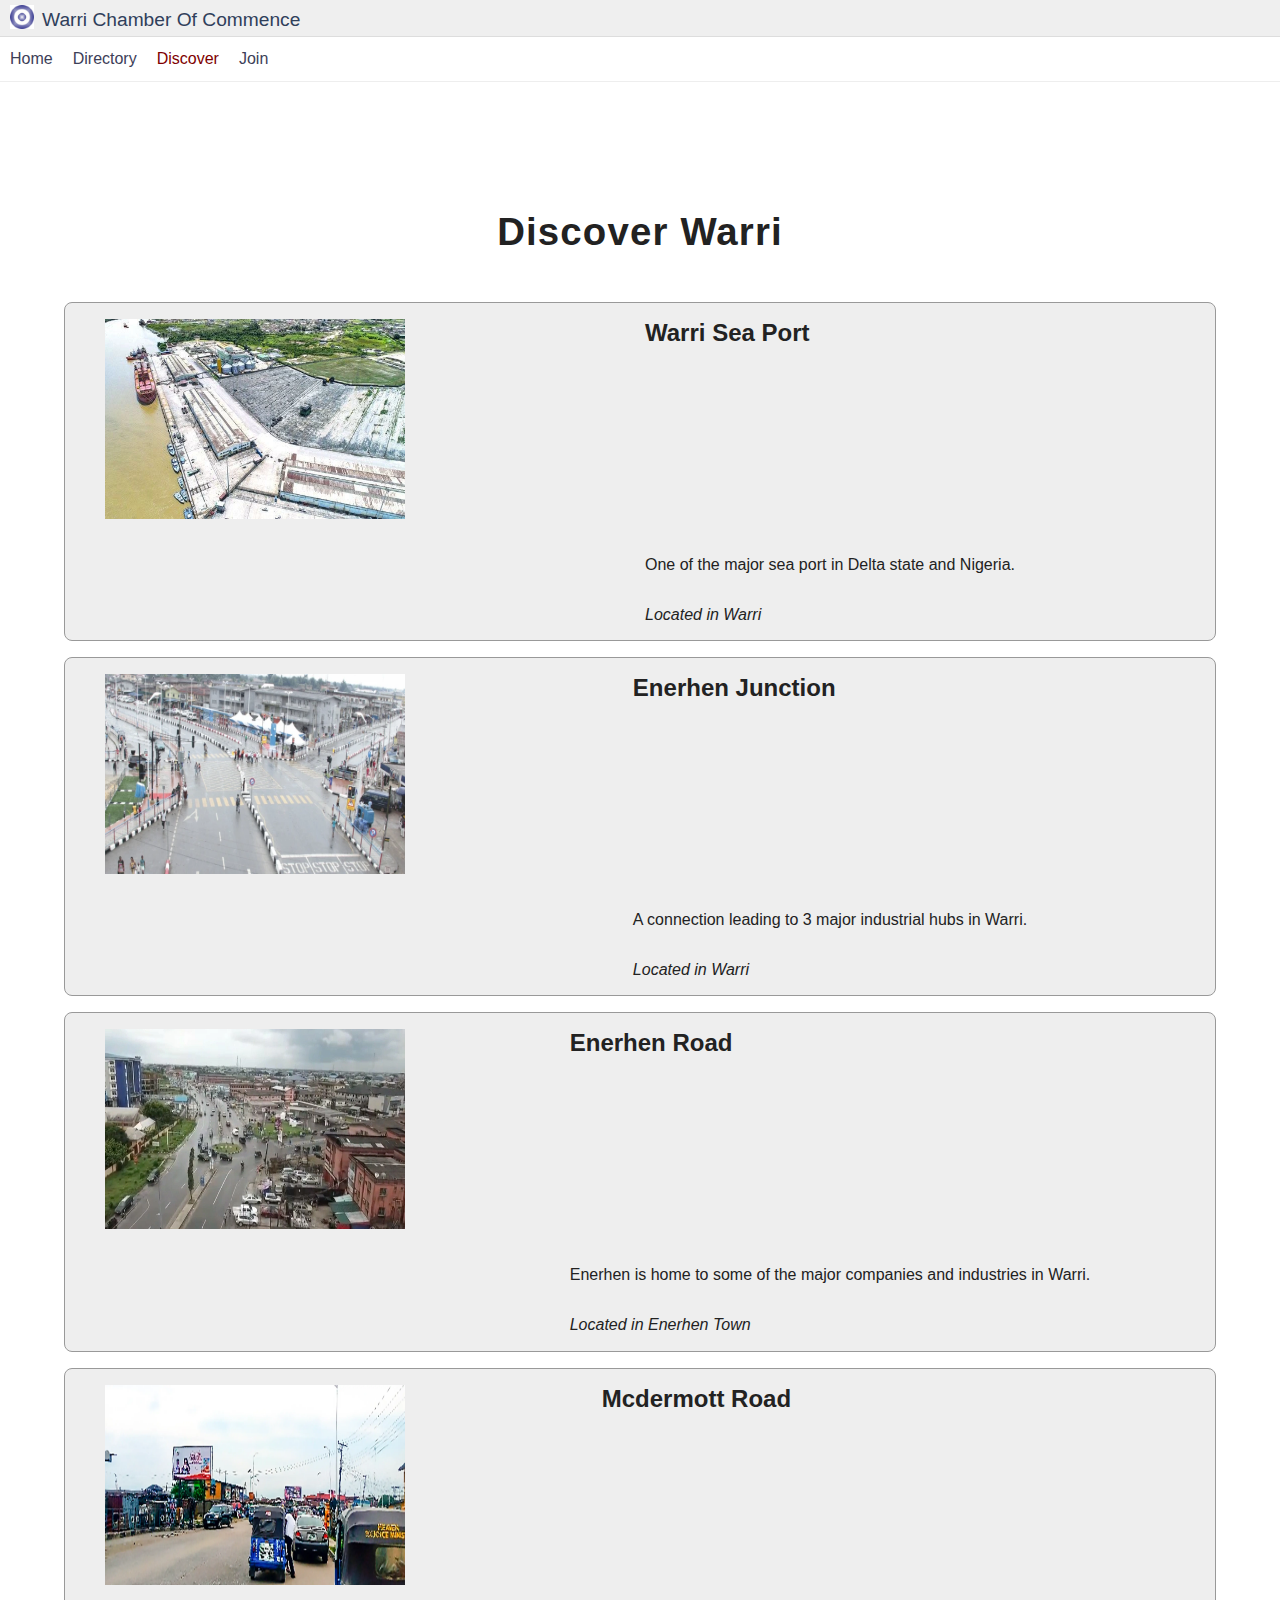
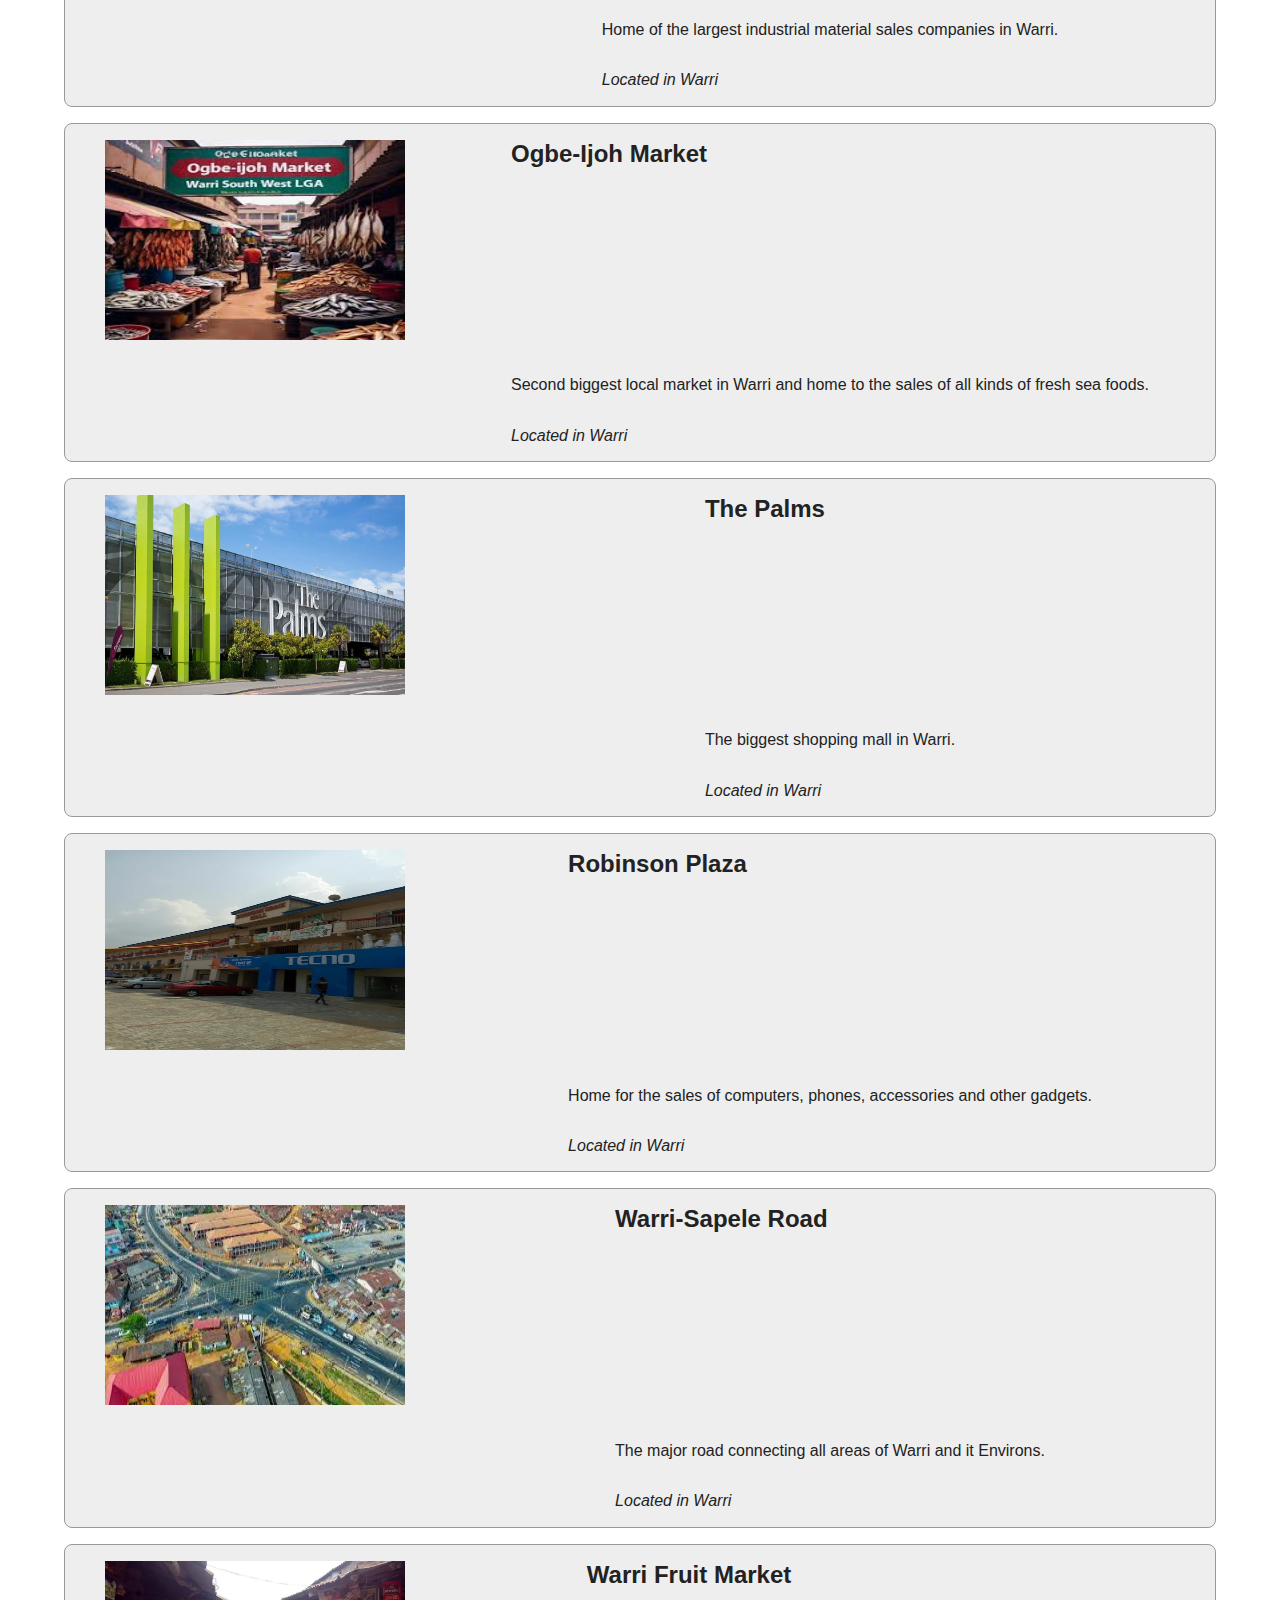
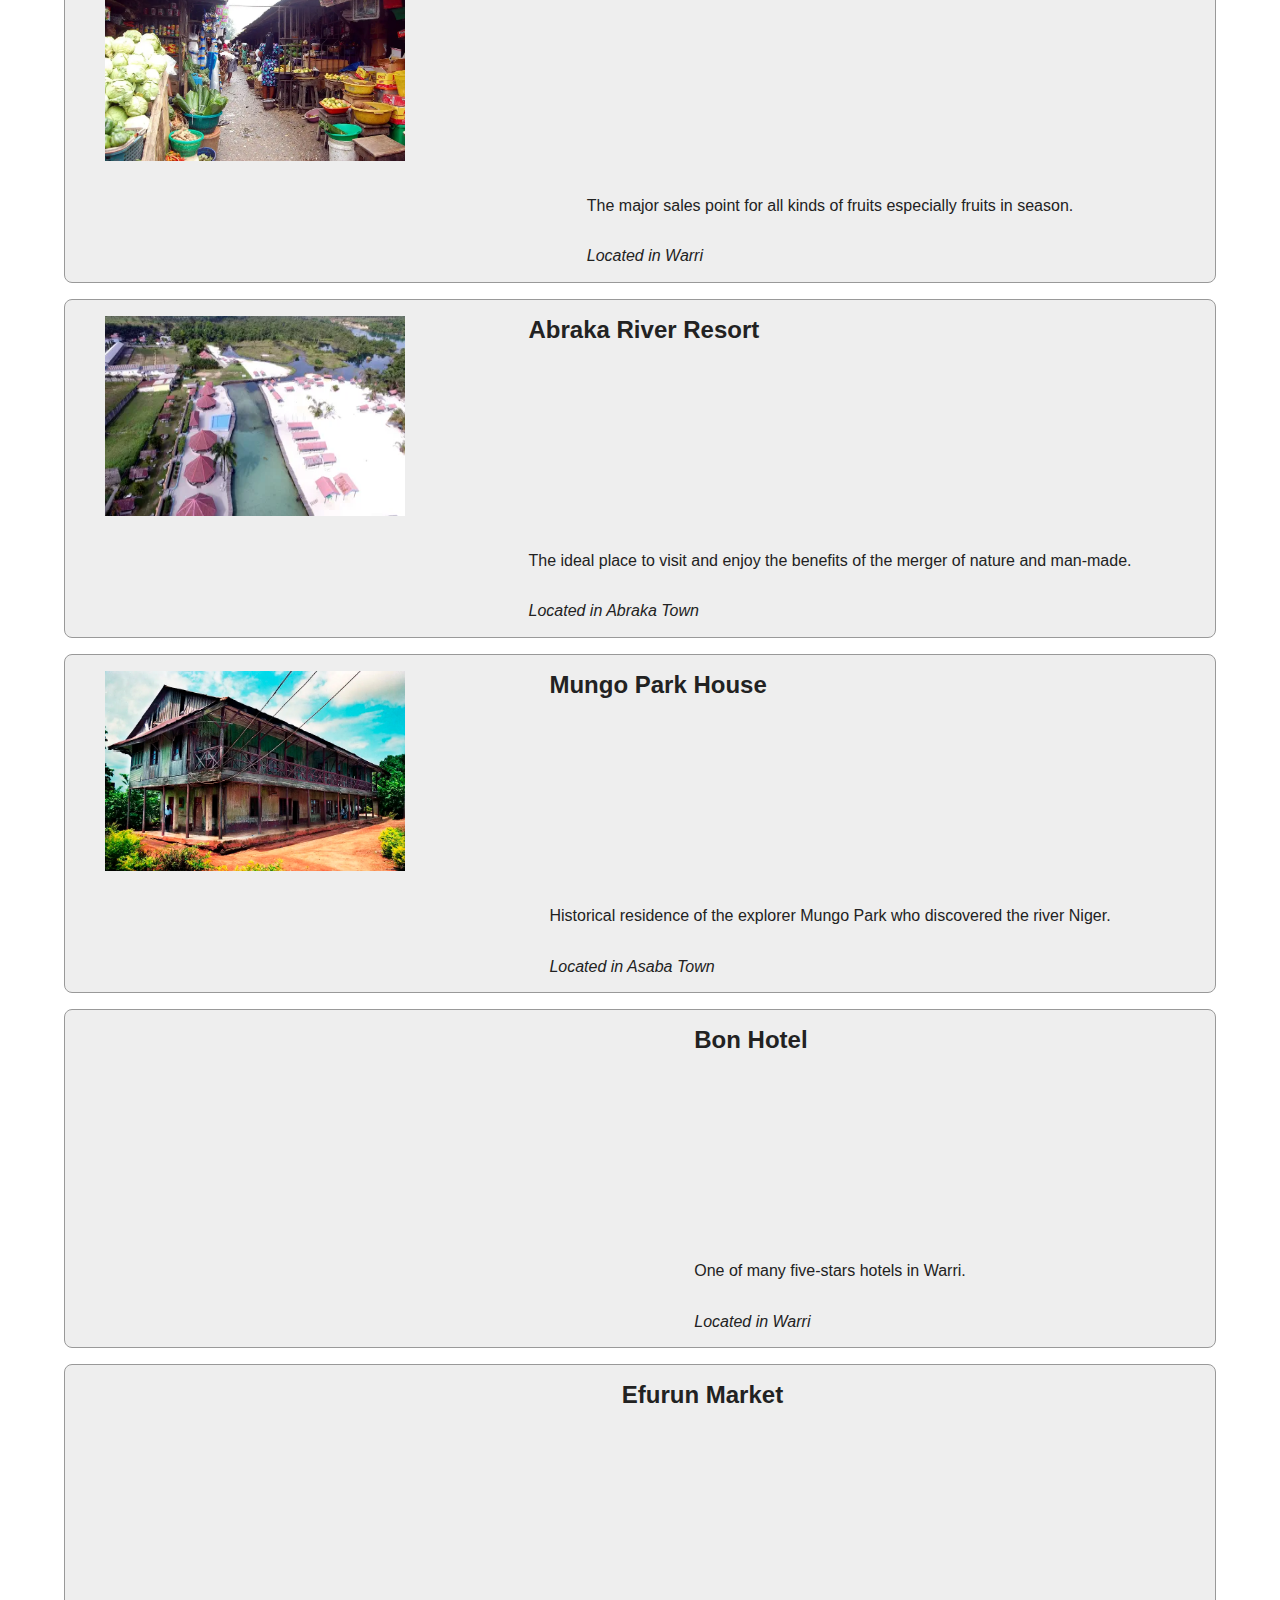
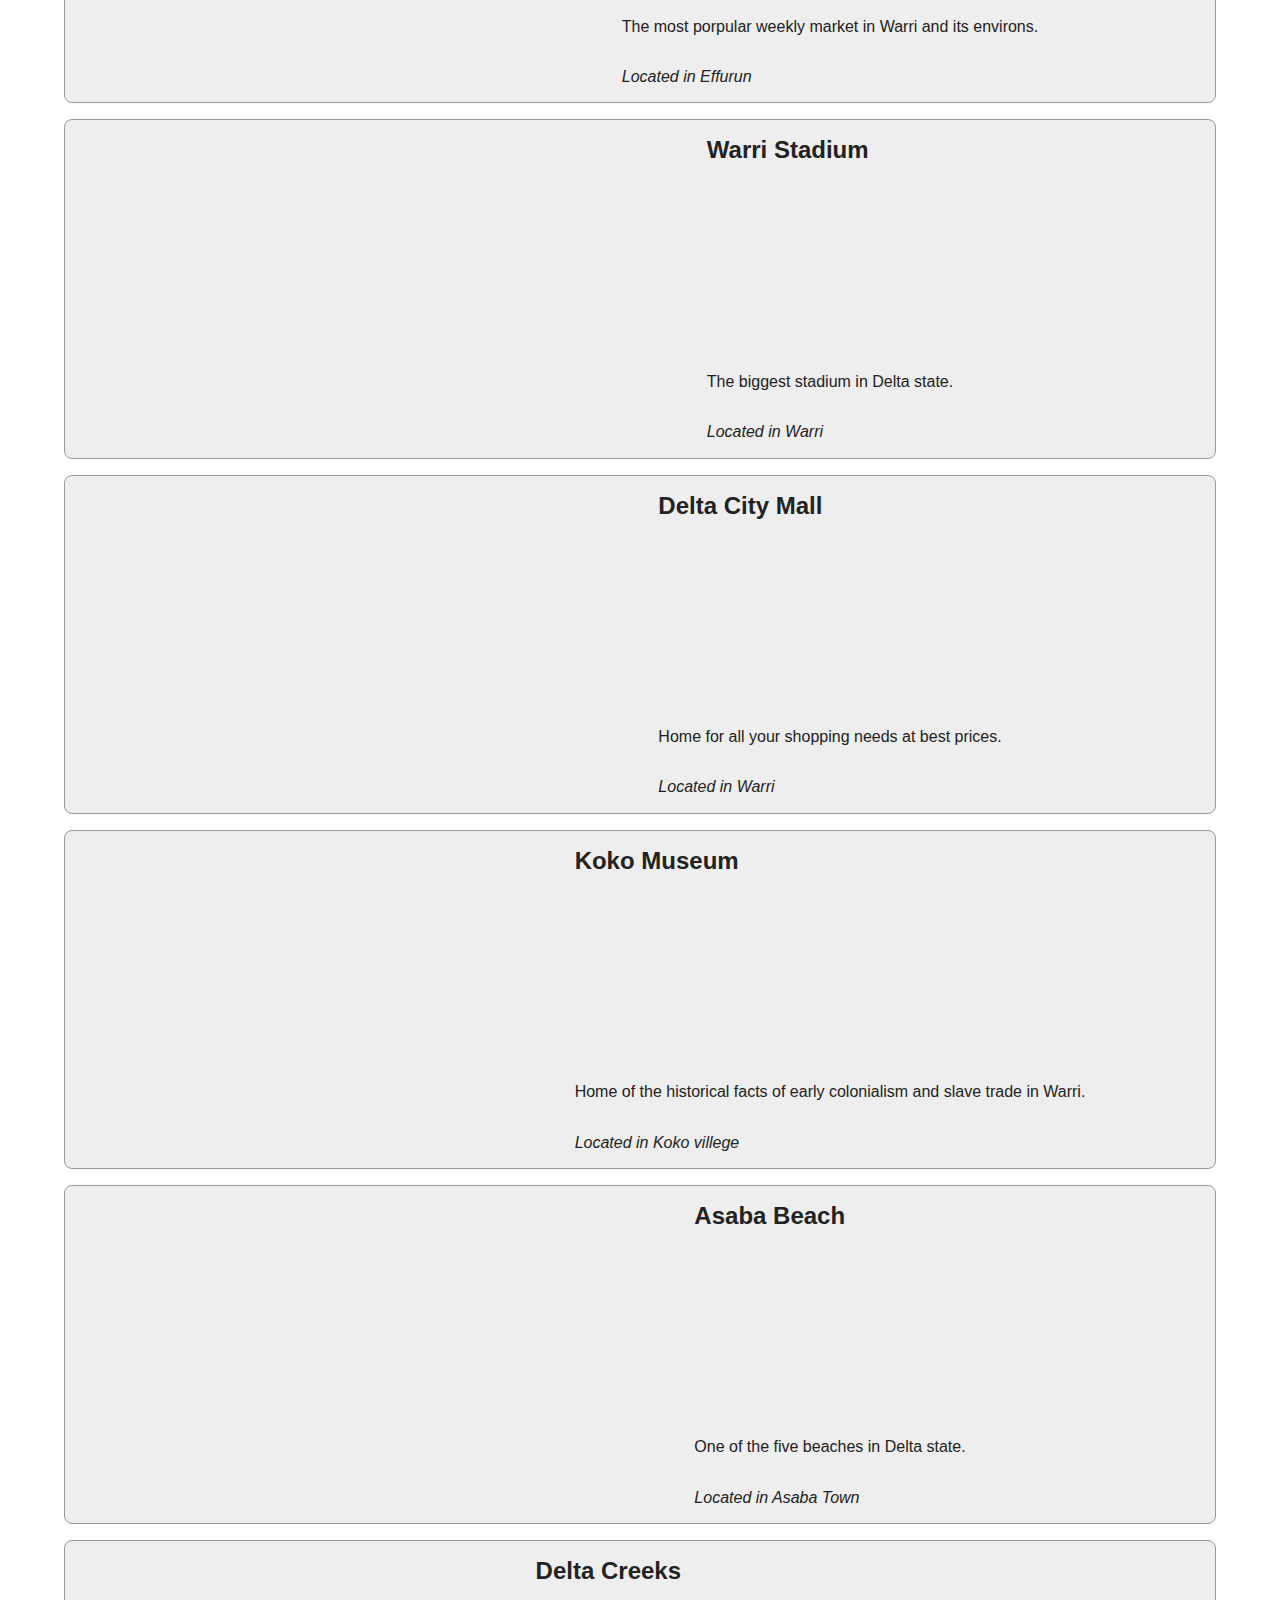
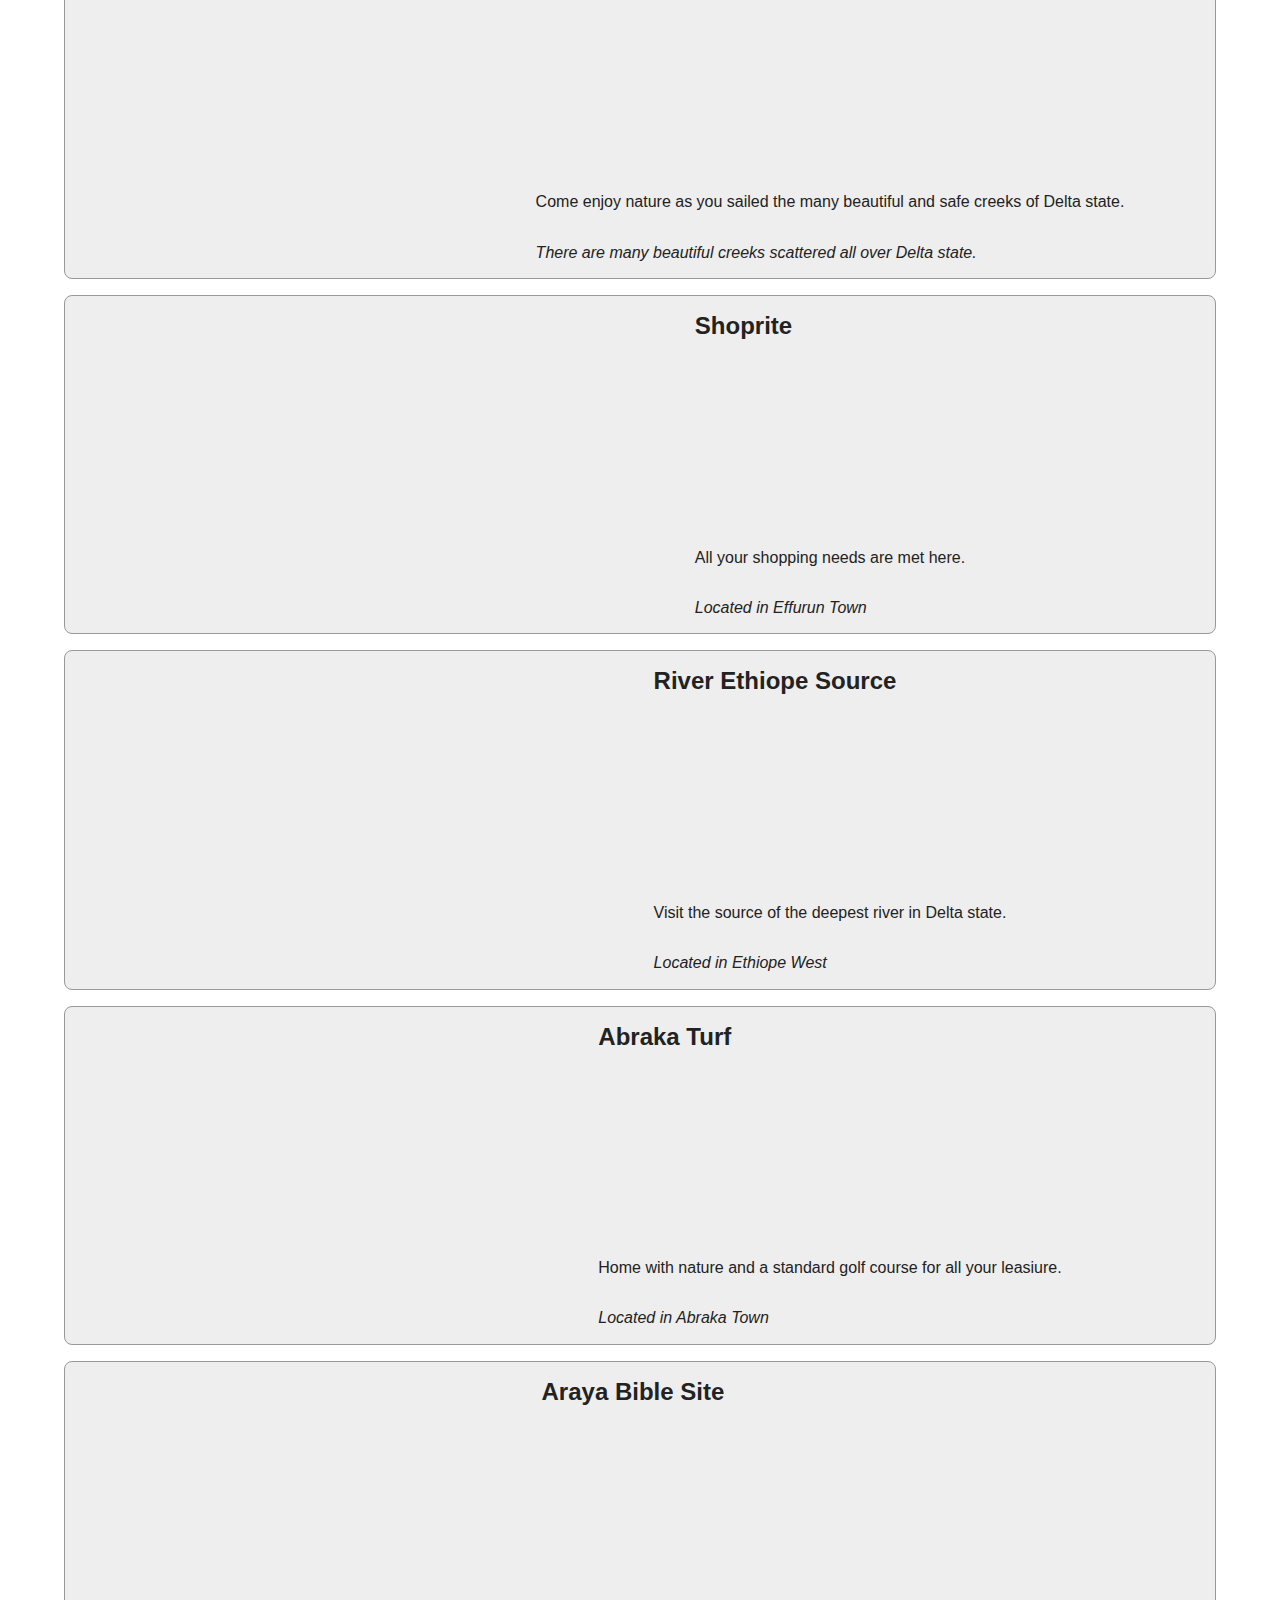
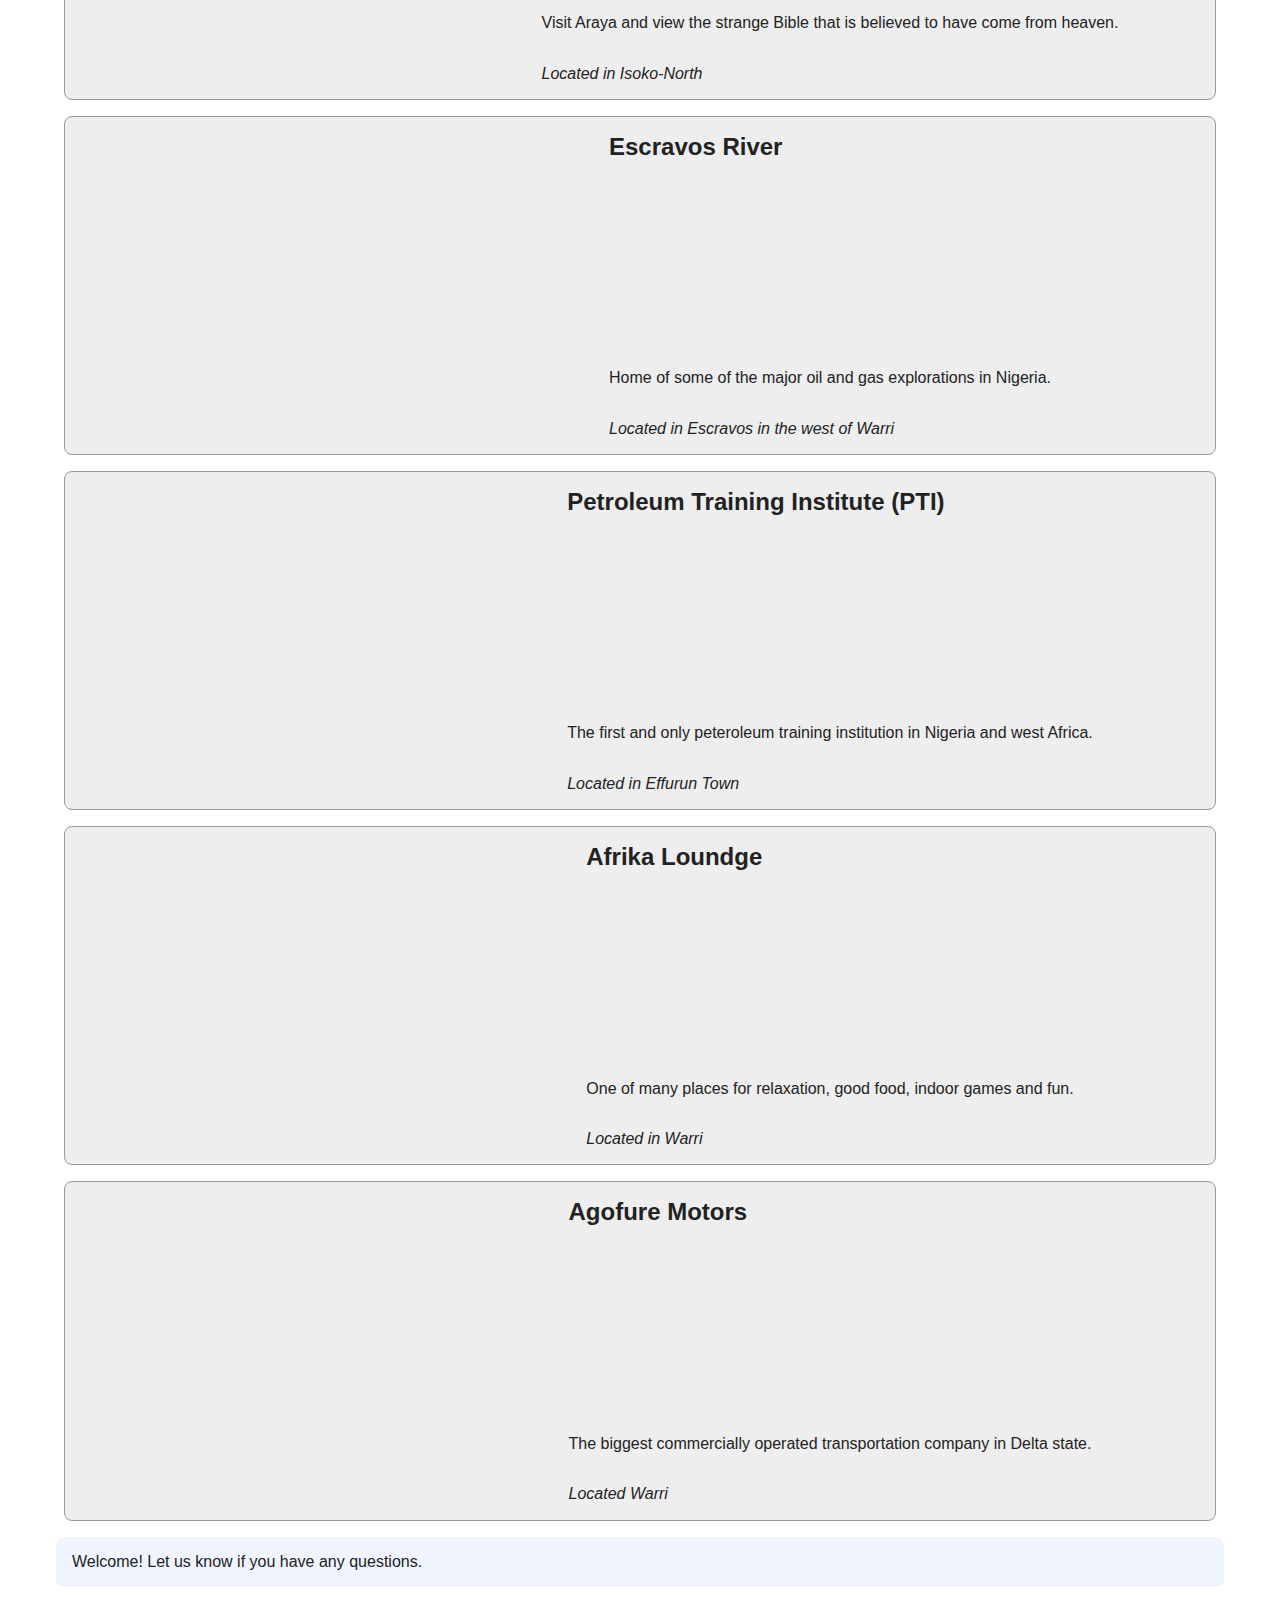
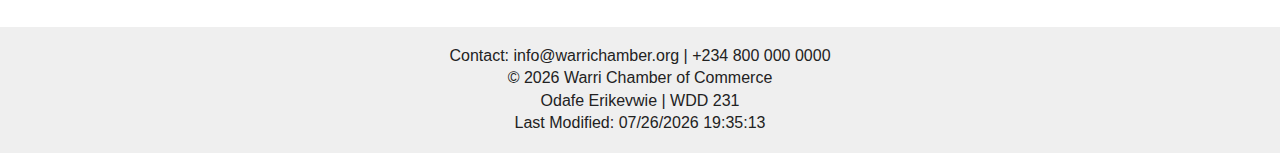
<file: chamber/discover.html>
<!DOCTYPE html>
<html lang="en">
    <head>
        <meta charset="UTF-8">
        <meta name="description" content="Warri Chamber of Commerce business directory showcasing local businesses and organizations.">
        <meta name="author" content="Odafe Erikevwie">
        <meta name="viewport" content="width=device-width, initial-scale=1.0">
        <title> Discover Warri| Warri Chamber of Commerce</title>
        <!-- Google Font -->
         <link rel="preconnect" href="https://fonts.googleapis.com">
         <link rel="preconnect" href="https://fonts.googleapis.com">
         <link rel="preconnect" href="https://fonts.gstatic.com" crossorigin>
         <link
                href="https://fonts.googleapis.com/css2?family=Open+Sans:wght@400;600;700&display=swap"
                rel="stylesheet">

        <!-- Open Graph Meta -->
        <meta property="og:title" content="Warri Chamber of Commerce Directory">
        <meta property="og:description" content="Explore trusted businesses and organizations in Warri.">
        <meta property="og:image" content="https://odafeowhojedo.github.io/wdd231/chamber/images/members_logo.webp">
        <meta property="og:url" content="https://odafeowhojedo.github.io/wdd231/chamber/directory.html">

        <link rel="icon" href="images/member-icon.ico">

        <link rel="stylesheet" href="styles/normalize.css">
        <link rel="stylesheet" href="styles/base.css">
        <link rel="stylesheet" href="styles/medium.css">
        <link rel="stylesheet" href="styles/large.css">
        <script type="module" src="scripts/discover.js" ></script>
        <script src="scripts/navigation.js" defer></script>
    </head>

    <body>
        <header class="site-header logo">
        
                <img src="images/members_logo.webp" alt="Warri Chamber of Commerce Logo" >
                <span >Warri Chamber Of Commence</span>
                <button id="ham-button" class="hamburger"></button>
            
        </header>
        <nav id="nav" class="navigation">
                <ul>
                    <li><a href="index.html">Home</a></li>
                    <li><a href="directory.html">Directory</a></li>
                    <li><a href="directory.html" class="active">Discover</a></li>
                    <li><a href="join.html">Join</a></li>
                </ul>
        </nav>
        <main class="discover-main">
                <h1 class="discover-title">Discover Warri</h1>
                <div id="discover-cards">
                    
                </div>
                <div class="visit-message" id="visitMessage">

                </div>

        </main>
        
        <footer>
            <p>Contact: info@warrichamber.org | +234 800 000 0000</p>
            <p>&copy; <span id="year"></span> Warri Chamber of Commerce</p>
            <p>Odafe Erikevwie | WDD 231</p>
            <p>Last Modified: <span id="lastModified"></span></p>
        </footer>
    </body>
</html>
</file>
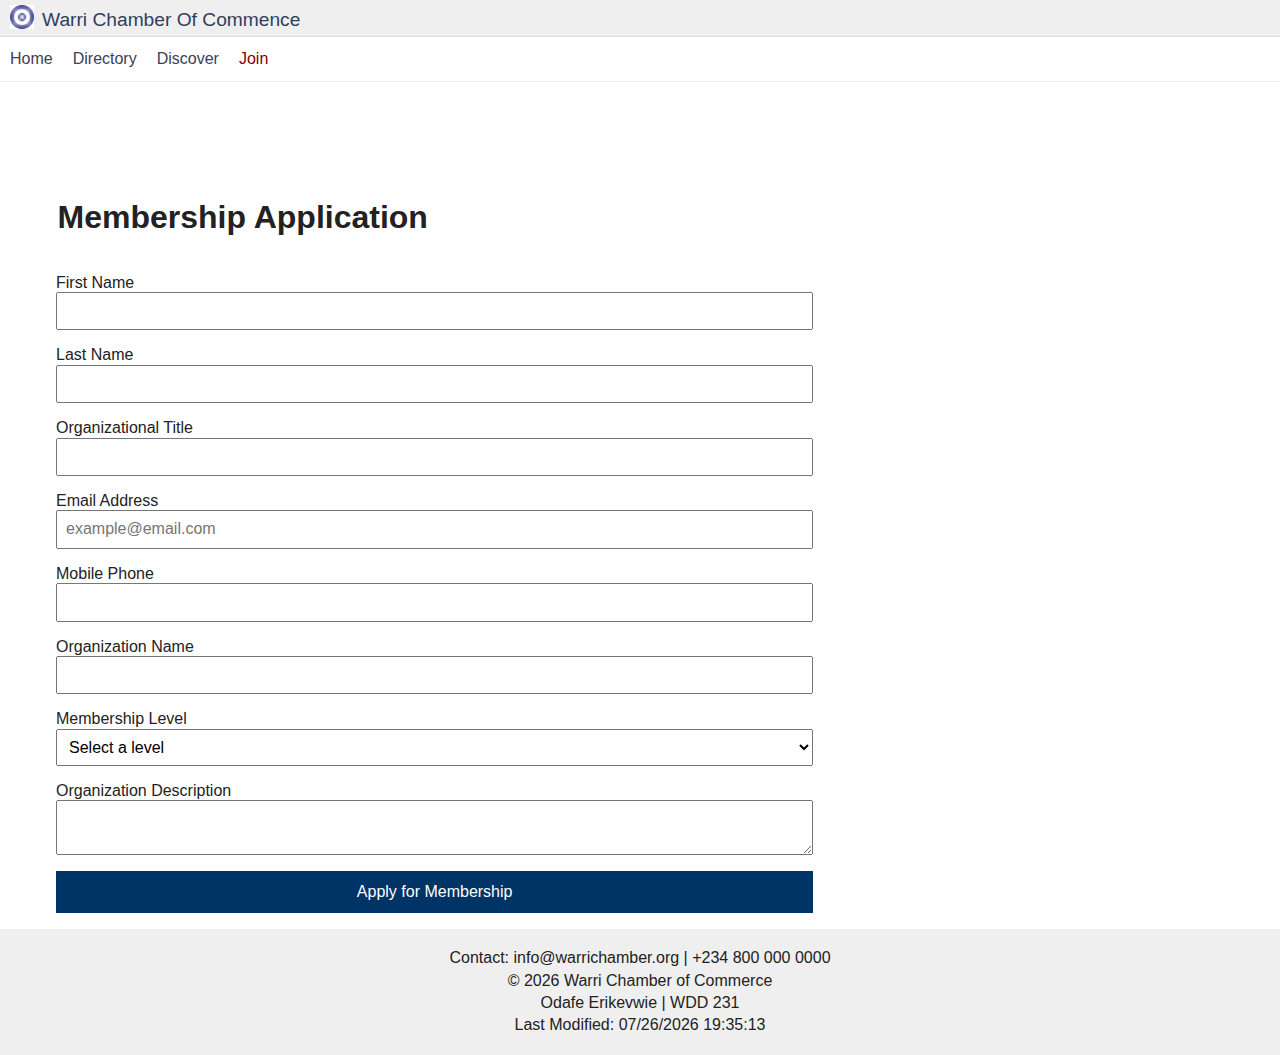
<file: chamber/join.html>
<!DOCTYPE html>
<html lang="en">
    <head>
        <meta charset="UTF-8">
        <meta name="description" content="Warri Chamber of Commerce business directory showcasing local businesses and organizations.">
        <meta name="author" content="Odafe Erikevwie">
        <meta name="viewport" content="width=device-width, initial-scale=1.0">
        <title> Join Us| Warri Chamber of Commerce</title>
        <!-- Google Font -->
         <link rel="preconnect" href="https://fonts.googleapis.com">
         <link rel="preconnect" href="https://fonts.googleapis.com">
         <link rel="preconnect" href="https://fonts.gstatic.com" crossorigin>
         <link
                href="https://fonts.googleapis.com/css2?family=Open+Sans:wght@400;600;700&display=swap"
                rel="stylesheet">

        <!-- Open Graph Meta -->
        <meta property="og:title" content="Warri Chamber of Commerce Directory">
        <meta property="og:description" content="Explore trusted businesses and organizations in Warri.">
        <meta property="og:image" content="https://odafeowhojedo.github.io/wdd231/chamber/images/members_logo.webp">
        <meta property="og:url" content="https://odafeowhojedo.github.io/wdd231/chamber/directory.html">

        <link rel="icon" href="images/member-icon.ico">

        <link rel="stylesheet" href="styles/normalize.css">
        <link rel="stylesheet" href="styles/base.css">
        <link rel="stylesheet" href="styles/large.css">
        <script src="scripts/join.js" defer></script>
        <script src="scripts/navigation.js" defer></script>
    </head>

    <body>
        <header class="site-header logo">
        
                <img src="images/members_logo.webp" alt="Warri Chamber of Commerce Logo" >
                <span >Warri Chamber Of Commence</span>
                <button id="ham-button" class="hamburger"></button>
            
        </header>
        <nav id="nav" class="navigation">
                <ul>
                    <li><a href="index.html" >Home</a></li>
                    <li><a href="directory.html">Directory</a></li>
                    <li><a href="discover.html">Discover</a></li>
                    <li><a href="join.html" class="active">Join</a></li>
                </ul>
        </nav>

        <main class="join-layout">

            <!-- FORM -->
            <form method="get" action="thankyou.html" class="join-form">

                <h1>Membership Application</h1>

                <label>
                    First Name
                    <input type="text" name="firstName" required
                            autocomplete="given-name" title="First Name">
                </label>

                <label>
                    Last Name
                    <input type="text" name="lastName" required
                            autocomplete="family-name" title="Last Name">
                </label>

                <label>
                    Organizational Title
                    <input type="text" name="orgTitle"
                            autocomplete="organization-title"
                            title="Organizational Title"
                            pattern="[A-Za-z\- ]{7,}">
                </label>

                <label>
                    Email Address
                    <input type="email" name="email" required
                            autocomplete="email"
                            placeholder="example@email.com"
                            title="Email Address">
                </label>

                <label>
                    Mobile Phone
                    <input type="tel" name="phone" required
                            autocomplete="tel"
                            title="Mobile Phone">
                </label>

                <label>
                    Organization Name
                    <input type="text" name="organization" required
                            autocomplete="organization"
                            title="Organization Name">
                </label>

                <label>
                    Membership Level
                    <select name="membership" required title="Membership Level">
                        <option value="">Select a level</option>
                        <option value="np">NP Membership</option>
                        <option value="bronze">Bronze Membership</option>
                        <option value="silver">Silver Membership</option>
                        <option value="gold">Gold Membership</option>
                    </select>
                </label>

                <label>
                    Organization Description
                    <textarea name="description" title="Organization Description"></textarea>
                </label>

                <input type="hidden" name="timestamp" id="timestamp">

                <input type="submit" value="Apply for Membership">

            </form>

            <!-- MEMBERSHIP CARDS -->
            <section class="membership-cards">

                <div class="card">
                    <h3>NP Membership</h3>
                    <a href="#" data-modal="npModal">View Benefits</a>
                </div>

                <div class="card">
                    <h3>Bronze Membership</h3>
                    <a href="#" data-modal="bronzeModal">View Benefits</a>
                </div>

                <div class="card">
                    <h3>Silver Membership</h3>
                    <a href="#" data-modal="silverModal">View Benefits</a>
                </div>

                <div class="card">
                    <h3>Gold Membership</h3>
                    <a href="#" data-modal="goldModal">View Benefits</a>
                </div>

            </section>
        </main>
        <!-- MODALS -->
         <dialog id="npModal" class="membership-modal">
                <div class="modal-content">
                    <header class="modal-header">
                        <h2>NP Membership</h2>
                        <button class="close-modal" aria-label="Close modal">&times;</button>
                    </header>

                    <p class="modal-fee">Annual Fee: <span>₦0 (Free)</span></p>

                    <p class="modal-description">
                       Designed for registered non-profit and community-based organizations.
                    </p>

                    <ul class="modal-benefits">
                        <li>Business directory listing</li>
                        <li>Access to chamber newsletters</li>
                        <li>Community networking opportunities</li>
                    </ul>
                </div>
            </dialog>

            <dialog id="bronzeModal" class="membership-modal">
                <div class="modal-content">
                    <header class="modal-header">
                        <h2>Bronze Membership</h2>
                        <button class="close-modal" aria-label="Close modal">&times;</button>
                    </header>

                    <p class="modal-fee">Annual Fee: <span>₦100,000.00</span></p>

                    <p class="modal-description">
                        Designed for registered micro-businesses and startups.
                    </p>

                    <ul class="modal-benefits">
                        <li>Business directory listing</li>
                        <li>Access to chamber newsletters</li>
                        <li>Community networking opportunities</li>
                        <li>Basic advertising and event discounts</li>
                    </ul>
                </div>
           </dialog>

           <dialog id="silverModal" class="membership-modal">
                <div class="modal-content">
                    <header class="modal-header">
                        <h2>Silver Membership</h2>
                        <button class="close-modal" aria-label="Close modal">&times;</button>
                    </header>

                    <p class="modal-fee">Annual Fee: <span>₦300,000.00</span></p>

                    <p class="modal-description">
                       Designed for Small and Medium-sized Enterprises (SMEs).
                    </p>

                    <ul class="modal-benefits">
                        <li>Business directory listing</li>
                        <li>Access to chamber newsletters</li>
                        <li>Community networking opportunities</li>
                        <li>Training sessions and spotlight advertising</li>
                        <li>Busines and Trade Exhibition Participation</li>
                    </ul>
                </div>
            </dialog>

            <dialog id="goldModal" class="membership-modal">
                <div class="modal-content">
                    <header class="modal-header">
                        <h2 id="goldTitle">Gold Membership</h2>
                        <button
                            class="close-modal"
                            type="button"
                            aria-label="Close dialog">
                            &times;
                        </button>
                    </header>

                    <p class="modal-fee">Annual Fee: <span>₦500,000.00</span></p>

                    <p class="modal-description">
                      Designed for Large-Scale Enterprises and Industries.
                    </p>

                    <ul class="modal-benefits">
                        <li>Business directory listing</li>
                        <li>Access to chamber newsletters</li>
                        <li>Premium advertising, events, and promotions.</li>
                        <li>Business and Trade Exhibition and Tours</li>
                    </ul>
                </div>
            </dialog>


        <footer>
            <p>Contact: info@warrichamber.org | +234 800 000 0000</p>
            <p>&copy; <span id="year"></span> Warri Chamber of Commerce</p>
            <p>Odafe Erikevwie | WDD 231</p>
            <p>Last Modified: <span id="lastModified"></span></p>
        </footer>
    </body>
</html>
</file>
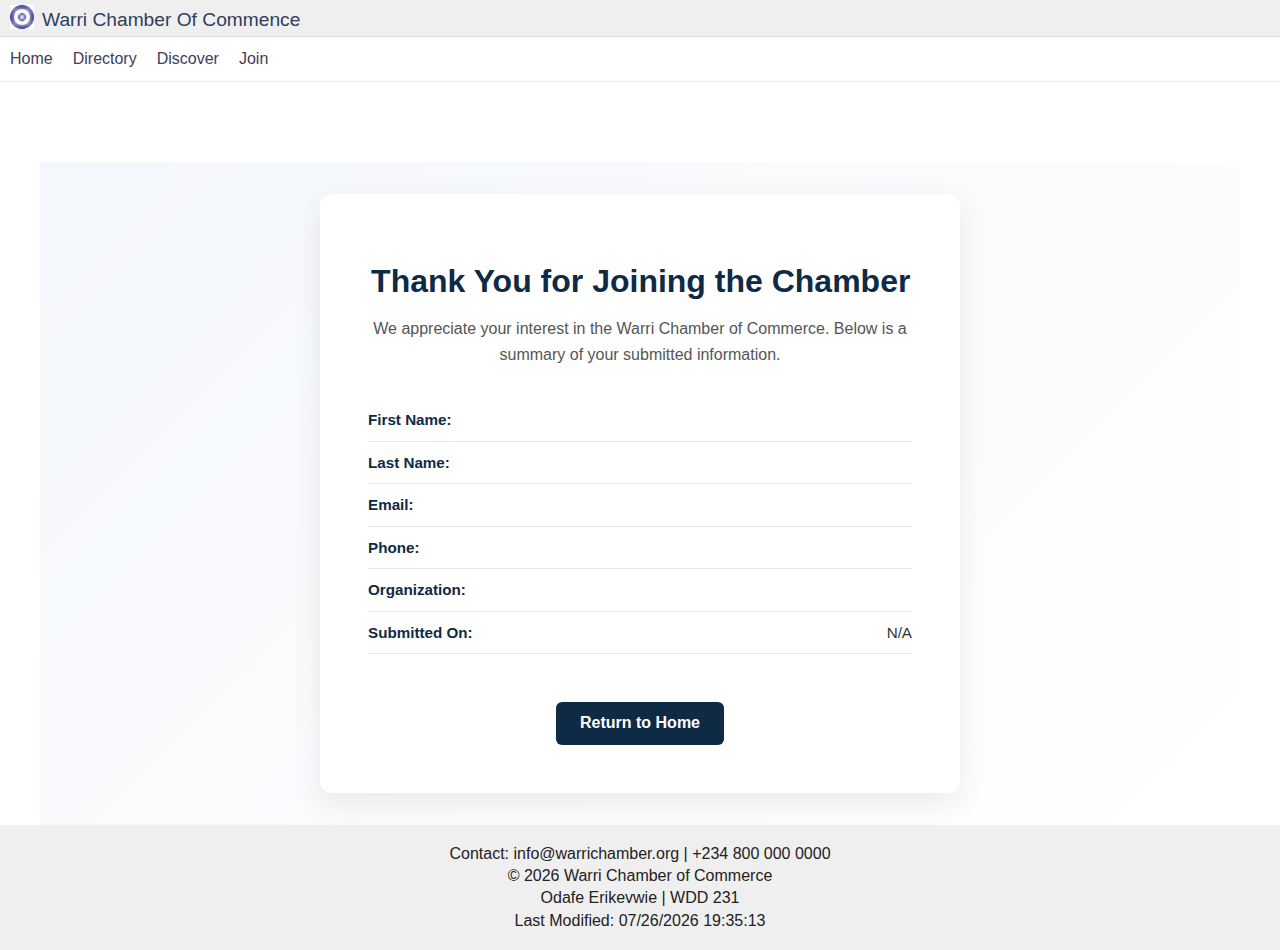
<file: chamber/thankyou.html>
<!DOCTYPE html>
<html lang="en">
    <head>
        <meta charset="UTF-8">
        <meta name="description" content="Warri Chamber of Commerce business directory showcasing local businesses and organizations.">
        <meta name="author" content="Odafe Erikevwie">
        <meta name="viewport" content="width=device-width, initial-scale=1.0">
        <title> Thank You| Warri Chamber of Commerce</title>
        <!-- Google Font -->
         <link rel="preconnect" href="https://fonts.googleapis.com">
         <link rel="preconnect" href="https://fonts.googleapis.com">
         <link rel="preconnect" href="https://fonts.gstatic.com" crossorigin>
         <link
                href="https://fonts.googleapis.com/css2?family=Open+Sans:wght@400;600;700&display=swap"
                rel="stylesheet">

        <!-- Open Graph Meta -->
        <meta property="og:title" content="Warri Chamber of Commerce Directory">
        <meta property="og:description" content="Explore trusted businesses and organizations in Warri.">
        <meta property="og:image" content="https://odafeowhojedo.github.io/wdd231/chamber/images/members_logo.webp">
        <meta property="og:url" content="https://odafeowhojedo.github.io/wdd231/chamber/directory.html">

        <link rel="icon" href="images/member-icon.ico">

        <link rel="stylesheet" href="styles/normalize.css">
        <link rel="stylesheet" href="styles/base.css">
        <link rel="stylesheet" href="styles/large.css">
        <script src="scripts/navigation.js" defer></script>
        <script src="scripts/thankyou.js" defer></script>
        
    </head>

    <body>
        <header>
            <img src="images/members_logo.webp" alt="Warri Chamber of Commerce Logo" >
                <span >Warri Chamber Of Commence</span>
            <button id="ham-button" class="hamburger"></button>
        </header>
        <nav id="nav" class="navigation">
                <ul>
                    <li><a href="index.html">Home</a></li>
                    <li><a href="directory.html">Directory</a></li>
                    <li><a href="#">Discover</a></li>
                    <li><a href="join.html">Join</a></li>
                </ul>
        </nav>

        <main class="thankyou">
            <section class="confirmation-card">
                <h1>Thank You for Joining the Chamber</h1>
                <p class="confirmation-intro">
                We appreciate your interest in the Warri Chamber of Commerce. Below is a summary of your submitted information.
                </p>

                <ul class="confirmation-details">
                    <li><strong>First Name:</strong> <span id="fname"></span></li>
                    <li><strong>Last Name:</strong> <span id="lname"></span></li>
                    <li><strong>Email:</strong> <span id="email"></span></li>
                    <li><strong>Phone:</strong> <span id="phone"></span></li>
                    <li><strong>Organization:</strong> <span id="org"></span></li>
                    <li><strong>Submitted On:</strong> <span id="date"></span></li>
                </ul>

                <a href="index.html" class="btn-primary">Return to Home</a>
            </section>
        </main>

        
        <footer>
            <p>Contact: info@warrichamber.org | +234 800 000 0000</p>
            <p>&copy; <span id="year"></span> Warri Chamber of Commerce</p>
            <p>Odafe Erikevwie | WDD 231</p>
            <p>Last Modified: <span id="lastModified"></span></p>
        </footer>
    </body>
</html>
</file>
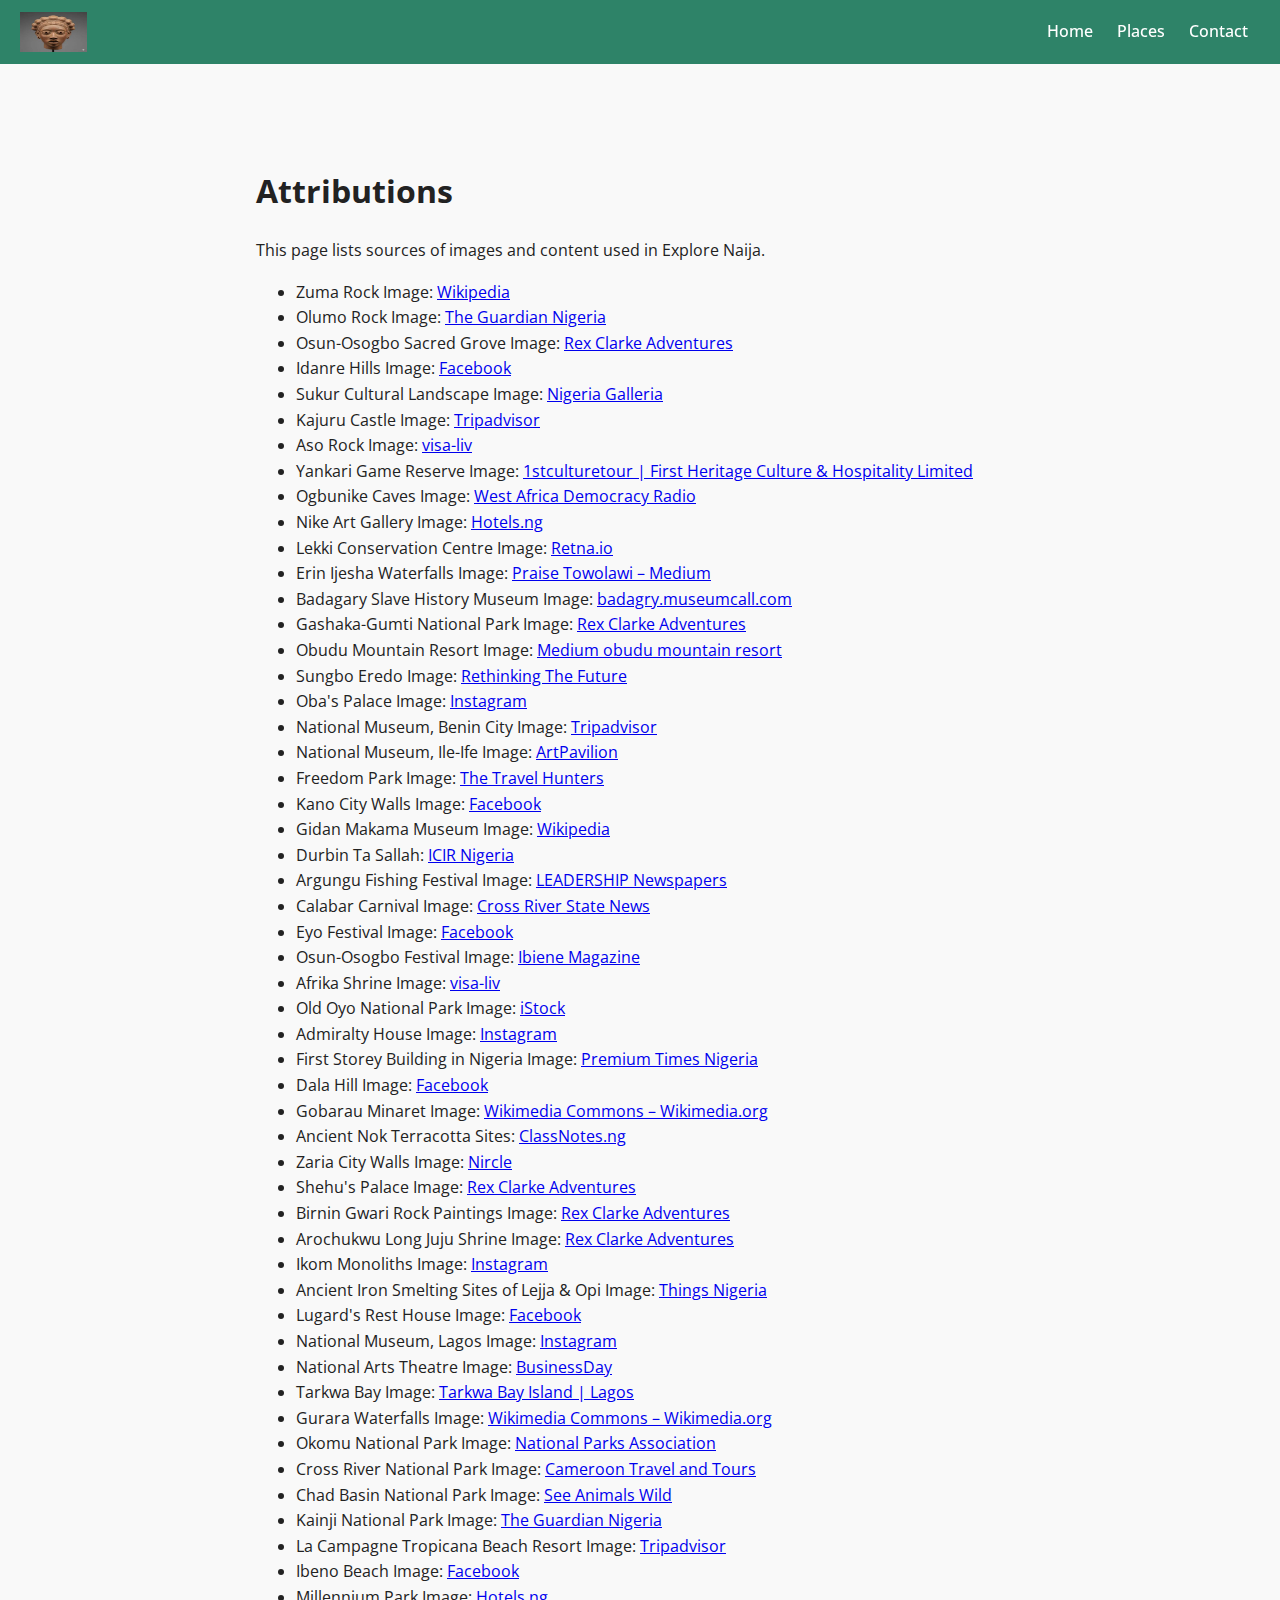
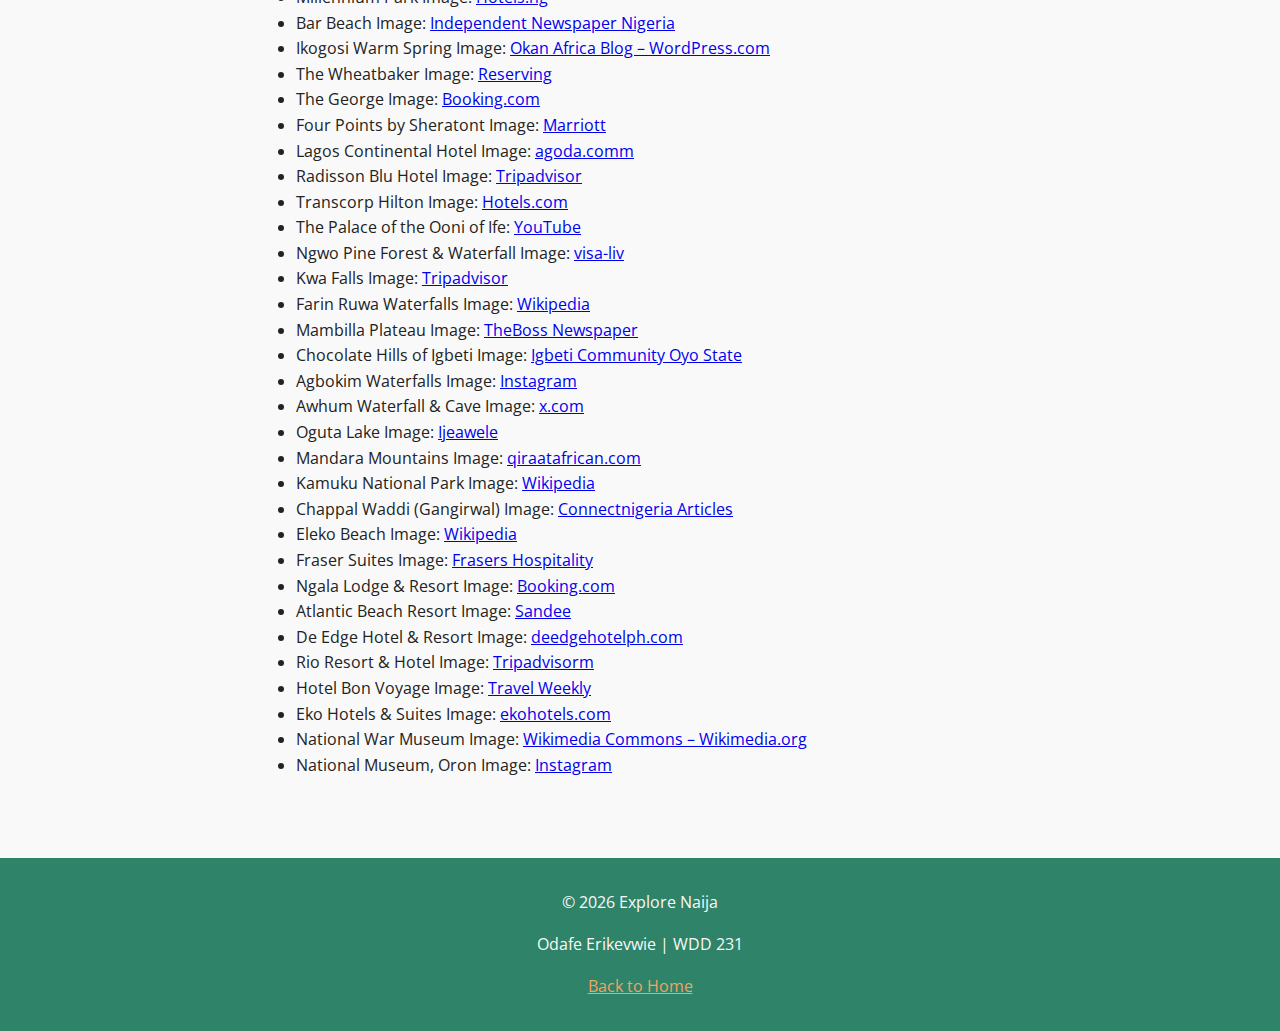
<file: finalproject/attributions.html>
<!DOCTYPE html>
<html lang="en">

<head>
    <meta charset="UTF-8">
    <title>Attributions | Explore Naija</title>
    <meta name="viewport" content="width=device-width, initial-scale=1">

    <!-- Google Font -->
    <link rel="preconnect" href="https://fonts.googleapis.com">
    <link rel="preconnect" href="https://fonts.googleapis.com">
    <link rel="preconnect" href="https://fonts.gstatic.com" crossorigin>
    <link href="https://fonts.googleapis.com/css2?family=Open+Sans:wght@400;600;700&display=swap" rel="stylesheet">
    
    
    <!-- favico -->
    <link rel="icon" href="images/final_project_ico.ico">
    <link rel="stylesheet" href="styles/base.css">
    <link rel="stylesheet" href="styles/mobile.css" media="(max-width: 767px)">
    <link rel="stylesheet" href="styles/tablet.css" media="(min-width: 768px) and (max-width: 1023px)">
    <link rel="stylesheet" href="styles/desktop.css" media="(min-width: 1024px)">

</head>

<body>
    <header class="site-header">
        <img src="images/nok_terracotta.webp" alt="Explore Naija logo">
        <nav aria-label="Main navigation">
            <ul>
                <li><a href="index.html">Home</a></li>
                <li><a href="places.html">Places</a></li>
                <li><a href="contact.html">Contact</a></li>
            </ul>
        </nav>
    </header>

    <main>
        <section style="padding:3rem 1rem; max-width:800px; margin:0 auto;">
            <h1>Attributions</h1>
            <p>This page lists sources of images and content used in Explore Naija.</p>
            <ul>
                <li>Zuma Rock Image: <a href="https://en.wikipedia.org/wiki/Zuma_Rock" target="_blank"
                        rel="noopener noreferrer">Wikipedia</a></li>
                <li>Olumo Rock Image: <a href="https://guardian.ng/sport/rush-for-medals-begins-as-organisers-pick-olumo-rock-other-places-for-tourists-attraction/" target="_blank"
                        rel="noopener noreferrer">The Guardian Nigeria</a></li>
                <li>Osun-Osogbo Sacred Grove Image: <a href="https://rexclarkeadventures.com/osun-osogbo-sacred-grove-a-spiritual-and-cultural-heritage/ " target="_blank"
                        rel="noopener noreferrer">Rex Clarke Adventures</a></li>
                <li>Idanre Hills Image: <a href="https://www.facebook.com/BeautifulNigeria234/posts/idanre-hills-in-idanre-town-ondo-state-fllow-televerse-for-more-updatesbeautiful/457115753613869/" target="_blank" rel="noopener noreferrer">Facebook</a></li>
                <li>Sukur Cultural Landscape Image: <a href="https://www.nigeriagalleria.com/Nigeria/States_Nigeria/Adamawa/Sukur-Cultural-Landscape-Adamawa.html" target="_blank" rel="noopener noreferrer">Nigeria Galleria</a>
                </li>
                <li>Kajuru Castle Image: <a href="https://www.tripadvisor.com/Attraction_Review-g676697-d7022801-Reviews-Kajuru_Castle-Kaduna_Kaduna_State.html" target="_blank" rel="noopener noreferrer">Tripadvisor</a>
                </li>
                <li>Aso Rock Image: <a href="https://visaliv.com/nigeria/nigeria-tourist-places/aso-rock" target="_blank" rel="noopener noreferrer">visa-liv</a>
                </li>
                <li>Yankari Game Reserve Image: <a href="https://1stculturetour.com/tourism-products/natural-tourism-products/yankari-game-reserve-bauchi-state-nigeria/" target="_blank" rel="noopener noreferrer">1stculturetour | First Heritage Culture & Hospitality Limited</a>
                </li>
                <li>Ogbunike Caves Image: <a href="https://wadr.org/discovery-nigerias-ogbunike-cave/" target="_blank" rel="noopener noreferrer">West Africa Democracy Radio</a>
                </li>
                <li>Nike Art Gallery Image: <a href="https://hotels.ng/travel/nikes-art-gallery" target="_blank" rel="noopener noreferrer">Hotels.ng</a>
                </li>
                <li>Lekki Conservation Centre Image: <a href="https://retna.io/blog/lekki-conservation-centre/ " target="_blank" rel="noopener noreferrer">Retna.io</a>
                </li>
                <li>Erin Ijesha Waterfalls Image: <a href="https://temiloluwa536.medium.com/a-trip-to-erin-ijesha-waterfall-4081fead805f" target="_blank" rel="noopener noreferrer">Praise Towolawi – Medium</a>
                </li>
                <li>Badagary Slave History Museum Image: <a href="https://badagry.museumcall.com/ " target="_blank" rel="noopener noreferrer">badagry.museumcall.com</a>
                </li>
                <li>Gashaka-Gumti National Park Image: <a href="https://rexclarkeadventures.com/gashaka-gumti-national-park/ " target="_blank" rel="noopener noreferrer">Rex Clarke Adventures</a>
                </li>
                <li>Obudu Mountain Resort Image: <a href="https://medium.com/@mzbenie/obudu-mountain-resort-natures-underutilized-gift-to-nigeria-08e0e184969f" target="_blank" rel="noopener noreferrer">Medium obudu mountain resort</a>
                </li>
                <li>Sungbo Eredo Image: <a href="https://www.re-thinkingthefuture.com/case-studies/a12653-sungbos-eredo-nigeria/" target="_blank" rel="noopener noreferrer">Rethinking The Future</a>
                </li>
                <li>Oba's Palace Image: <a href="https://www.instagram.com/p/CF1tjS6nHox/" target="_blank" rel="noopener noreferrer">Instagram</a>
                </li>
                <li>National Museum, Benin City Image: <a href="https://www.tripadvisor.com/Attraction_Review-g298361-d8782966-Reviews-Benin_National_Museum-Benin_City_Edo_State.html" target="_blank" rel="noopener noreferrer">Tripadvisor</a>
                </li>
                <li>National Museum, Ile-Ife Image: <a href="https://artpavilion.com.ng/listing/national-museum-ile-ife/?srsltid=AfmBOorjtIR4QPfzYab1TEPSiOW2HzqrrGoyebQOID5hMBEKwnPrU5pw" target="_blank" rel="noopener noreferrer">ArtPavilion</a>
                </li>
                <li>Freedom Park Image: <a href="https://thetravelhunters.com/travelDiaries/339-Uncovering-Freedom-Park-Lagos:-From-Prison-to-Cultural-Haven" target="_blank" rel="noopener noreferrer">The Travel Hunters</a>
                </li>
                <li>Kano City Walls Image: <a href="https://www.facebook.com/HistoricalnigeriaYoruba/posts/the-ancient-kano-city-wallthe-ancient-kano-city-wall-built-between-1095-and-the-/122251701026076276/" target="_blank" rel="noopener noreferrer">Facebook</a>
                </li>
                <li>Gidan Makama Museum Image: <a href="https://en.wikipedia.org/wiki/Gidan_Makama_Museum_Kano" target="_blank" rel="noopener noreferrer">Wikipedia</a>
                </li>
                <li>Durbin Ta Sallah: <a href="https://www.icirnigeria.org/sallah-durban-may-not-hold-in-2-nigerian-states-heres-why/" target="_blank" rel="noopener noreferrer">ICIR Nigeria</a>
                </li>
                <li>Argungu Fishing Festival Image: <a href="https://leadership.ng/kebbi-to-hold-argungu-intl-fishing-festival-2025/" target="_blank" rel="noopener noreferrer">LEADERSHIP Newspapers</a>
                </li>
                <li>Calabar Carnival Image: <a href="https://news.crossriverstate.gov.ng/cross-river-moves-to-restructure-calabar-carnival-after-20-years/" target="_blank" rel="noopener noreferrer">Cross River State News</a>
                </li>
                <li>Eyo Festival Image: <a href="https://www.facebook.com/HistoricalnigeriaYoruba/photos/the-eyo-festival-adamu-orisha-play-the-eyo-festival-also-known-as-the-adamu-oris/122258420642076276/" target="_blank" rel="noopener noreferrer">Facebook</a>
                </li>
                <li>Osun-Osogbo Festival Image: <a href="https://ibiene.com/culture/the-o%E1%B9%A3un-o%E1%B9%A3ogbo-festival-in-nigeria/ " target="_blank" rel="noopener noreferrer">Ibiene Magazine</a>
                </li>
                <li>Afrika Shrine Image: <a href="https://visaliv.com/nigeria/nigeria-tourist-places/new-afrika-shrine" target="_blank" rel="noopener noreferrer">visa-liv</a>
                </li>
                <li>Old Oyo National Park Image: <a href="https://www.istockphoto.com/photo/sepeteri-old-oyo-national-park-gm1152307785-312577403" target="_blank" rel="noopener noreferrer">iStock</a>
                </li>
                <li>Admiralty House Image: <a href="https://www.instagram.com/p/C6eGdqqsZ5D/" target="_blank" rel="noopener noreferrer">Instagram</a>
                </li>
                <li>First Storey Building in Nigeria Image: <a href="https://www.premiumtimesng.com/news/more-news/306082-nigerias-first-storey-building-records-13609-visitors.html" target="_blank" rel="noopener noreferrer">Premium Times Nigeria</a>
                </li>
                <li>Dala Hill Image: <a href="https://www.facebook.com/xahrashots/posts/dala-hills-located-in-kano-are-an-ancient-settlement-with-over-1000-years-of-con/876291254669508/" target="_blank" rel="noopener noreferrer">Facebook</a>
                </li>
                <li>Gobarau Minaret Image: <a href="https://commons.wikimedia.org/wiki/File:Gobarau_minaret.jpg" target="_blank" rel="noopener noreferrer">Wikimedia Commons – Wikimedia.org</a>
                </li>
                <li>Ancient Nok Terracotta Sites: <a href="https://classnotes.ng/lesson/historical-sites-in-nigeria-nok/" target="_blank" rel="noopener noreferrer">ClassNotes.ng</a>
                </li>
                <li>Zaria City Walls Image: <a href="https://feed.nircle.com/post/the-legendary-wall-of-the-queen-amina-of-zaria/UTqUofZDzeWP6BZA " target="_blank" rel="noopener noreferrer">Nircle</a>
                </li>
                <li>Shehu's Palace Image: <a href="https://rexclarkeadventures.com/shehu-of-borno-palace-origins-architecture-travel-tips/" target="_blank" rel="noopener noreferrer">Rex Clarke Adventures</a>
                </li>
                <li>Birnin Gwari Rock Paintings Image: <a href="https://rexclarkeadventures.com/birnin-kudu-rock-painting/" target="_blank" rel="noopener noreferrer">Rex Clarke Adventures</a>
                </li>
                <li>Arochukwu Long Juju Shrine Image: <a href="https://rexclarkeadventures.com/uncover-the-secrets-of-the-arochukwu-long-juju-slave-route/" target="_blank" rel="noopener noreferrer">Rex Clarke Adventures</a>
                </li>
                <li>Ikom Monoliths Image: <a href="https://www.instagram.com/p/CN14zs1nnNH/" target="_blank" rel="noopener noreferrer">Instagram</a>
                </li>
                <li>Ancient Iron Smelting Sites of Lejja & Opi Image: <a href="https://thingsnigeria.com/2018/02/14/lejja-the-worlds-oldest-iron-smelting-site-in-nigeria/" target="_blank" rel="noopener noreferrer">Things Nigeria</a>
                </li>
                <li>Lugard's Rest House Image: <a href="https://www.facebook.com/100072451296465/posts/lord-lugards-rest-house-lokoja-kogi-stateado-ibrahim-panti-road-lokojalord-lugar/532736485818057/" target="_blank" rel="noopener noreferrer">Facebook</a>
                </li>
                <li>National Museum, Lagos Image: <a href="https://www.instagram.com/p/DKwsSGANZBp/" target="_blank" rel="noopener noreferrer">Instagram</a>
                </li>
                <li>National Arts Theatre Image: <a href="https://businessday.ng/life/article/new-look-national-arts-theatre-putting-art-culture-back-on-the-map/" target="_blank" rel="noopener noreferrer">BusinessDay</a>
                </li>
                <li>Tarkwa Bay Image: <a href="https://www.facebook.com/tarkwabayisland/about/" target="_blank" rel="noopener noreferrer">Tarkwa Bay Island | Lagos</a>
                </li>
                <li>Gurara Waterfalls Image: <a href="https://commons.wikimedia.org/wiki/File:GURARA_WATERFALLS.jpg  " target="_blank" rel="noopener noreferrer">Wikimedia Commons – Wikimedia.org</a>
                </li>
                <li>Okomu National Park Image: <a href="https://nationalparksassociation.org/nigeria-national-parks/okomu-national-park/ " target="_blank" rel="noopener noreferrer">National Parks Association</a>
                </li>
                <li>Cross River National Park Image: <a href="https://www.cameroontravelandtours.com/6-day-trip-to-cross-river-national-park-nigeria/" target="_blank" rel="noopener noreferrer">Cameroon Travel and Tours</a>
                </li>
                <li>Chad Basin National Park Image: <a href="https://seeanimalswild.com/chad-basin-national-park-2/" target="_blank" rel="noopener noreferrer">See Animals Wild</a>
                </li>
                <li>Kainji National Park Image: <a href="https://guardian.ng/news/animal-population-grows-at-kainji-lake-national-park/ " target="_blank" rel="noopener noreferrer">The Guardian Nigeria</a>
                </li>
                <li>La Campagne Tropicana Beach Resort Image: <a href="https://www.tripadvisor.com/Hotel_Review-g2492082-d3275402-Reviews-La_Campagne_Tropicana_Beach_Resort-Lekki_Lagos_State.html" target="_blank" rel="noopener noreferrer">Tripadvisor</a>
                </li>
                <li>Ibeno Beach Image: <a href="https://www.facebook.com/100069416065728/posts/ibeno-beach-is-a-scenic-beach-along-the-atlantic-coast-of-akwa-ibom-stateit-is-t/980686860921840/" target="_blank" rel="noopener noreferrer">Facebook</a>
                </li>
                <li>Millennium Park Image: <a href="https://hotels.ng/travel/millenium-park-abuja " target="_blank" rel="noopener noreferrer">Hotels.ng</a>
                </li>
                <li>Bar Beach Image: <a href="https://independent.ng/lagos-bar-beach/ " target="_blank" rel="noopener noreferrer">Independent Newspaper Nigeria</a>
                </li>
                <li>Ikogosi Warm Spring Image: <a href="https://okanafricablog.wordpress.com/2021/08/13/ikogosi-warm-spring/" target="_blank" rel="noopener noreferrer">Okan Africa Blog – WordPress.com</a>
                </li>
                <li>The Wheatbaker Image: <a href="https://reserving.com/hotels/africa/nigeria/lagos/lagos/the-wheatbaker" target="_blank" rel="noopener noreferrer">Reserving</a>
                </li>
                <li>The George Image: <a href="https://www.booking.com/hotel/ng/the-george.html" target="_blank" rel="noopener noreferrer">Booking.com</a>
                </li>
                <li>Four Points by Sheratont Image: <a href="https://www.marriott.com/en-us/hotels/losfp-four-points-lagos/overview/ " target="_blank" rel="noopener noreferrer">Marriott</a>
                </li>
                <li>Lagos Continental Hotel Image: <a href="https://www.agoda.com/the-lagos-continental-hotel/hotel/lagos-ng.html" target="_blank" rel="noopener noreferrer">agoda.comm</a>
                </li>
                <li>Radisson Blu Hotel Image: <a href="https://www.tripadvisor.com/Hotel_Review-g304026-d11638750-Reviews-Radisson_Blu_Hotel_Lagos_Ikeja-Lagos_Lagos_State.html" target="_blank" rel="noopener noreferrer">Tripadvisor</a>
                </li>
                <li>Transcorp Hilton Image: <a href="https://www.hotels.com/ho249280/transcorp-hilton-abuja-abuja-nigeria/" target="_blank" rel="noopener noreferrer">Hotels.com</a>
                </li>
                <li>The Palace of the Ooni of Ife: <a href="https://www.youtube.com/watch?v=Sp3sS7150So" target="_blank" rel="noopener noreferrer">YouTube</a>
                </li>
                <li>Ngwo Pine Forest & Waterfall Image: <a href="https://visaliv.com/nigeria/nigeria-tourist-places/ngwo-pine-forest-and-waterfall" target="_blank" rel="noopener noreferrer">visa-liv</a>
                </li>
                <li>Kwa Falls Image: <a href="https://www.tripadvisor.com/Attraction_Review-g671512-d14050998-Reviews-Kwa_Falls-Calabar_Cross_River_State.html " target="_blank" rel="noopener noreferrer">Tripadvisor</a>
                </li>
                <li>Farin Ruwa Waterfalls Image: <a href="https://en.wikipedia.org/wiki/Farin_Ruwa_Falls" target="_blank" rel="noopener noreferrer">Wikipedia</a>
                </li>
                <li>Mambilla Plateau Image: <a href="https://thebossnewspapers.com/2025/10/25/the-mambilla-plateau-heavens-balcony-in-nigeria/" target="_blank" rel="noopener noreferrer">TheBoss Newspaper</a>
                </li>
                <li>Chocolate Hills of Igbeti Image: <a href="https://igbeti.com/agbele-rock/ " target="_blank" rel="noopener noreferrer">Igbeti Community Oyo State</a>
                </li>
                <li>Agbokim Waterfalls Image: <a href="https://www.instagram.com/p/CamDhpmujA8/" target="_blank" rel="noopener noreferrer">Instagram</a>
                </li>
                <li>Awhum Waterfall & Cave Image: <a href="https://x.com/FAAN_Official/status/1049666970763825152" target="_blank" rel="noopener noreferrer">x.com</a>
                </li>
                <li>Oguta Lake Image: <a href="https://ijeawele.com/visiting-oguta-lake/ " target="_blank" rel="noopener noreferrer">Ijeawele</a>
                </li>
                <li>Mandara Mountains Image: <a href="https://qiraatafrican.com/en/19054/mandara-mountains-northern-cameroon-and-nigeria/ " target="_blank" rel="noopener noreferrer">qiraatafrican.com</a>
                </li>
                <li>Kamuku National Park Image: <a href="https://en.wikipedia.org/wiki/Kamuku_National_Park" target="_blank" rel="noopener noreferrer">Wikipedia</a>
                </li>
                <li>Chappal Waddi (Gangirwal) Image: <a href="https://articles.connectnigeria.com/do-you-know-where-the-highest-point-in-the-nigerian-landscape-of-is/ " target="_blank" rel="noopener noreferrer">Connectnigeria Articles</a>
                </li>
                <li>Eleko Beach Image: <a href="https://en.wikipedia.org/wiki/Eleko_Beach" target="_blank" rel="noopener noreferrer">Wikipedia</a>
                </li>
                <li>Fraser Suites Image: <a href="https://www.frasershospitality.com/en/nigeria/abuja/fraser-suites-abuja/" target="_blank" rel="noopener noreferrer">Frasers Hospitality</a>
                </li>
                <li>Ngala Lodge & Resort Image: <a href="https://www.booking.com/hotel/za/ngala-lodge.pt-br.htm" target="_blank" rel="noopener noreferrer">Booking.com</a>
                </li>
                <li>Atlantic Beach Resort Image: <a href="https://sandee.com/nigeria/lagos/lekki/barracuda-beach-resort" target="_blank" rel="noopener noreferrer">Sandee</a>
                </li>
                <li>De Edge Hotel & Resort Image: <a href="https://deedgehotelph.com/" target="_blank" rel="noopener noreferrer">deedgehotelph.com</a>
                </li>
                <li>Rio Resort & Hotel Image: <a href="https://www.tripadvisor.com/Hotel_Review-g189117-d253467-Reviews-Hotel_Marina_Rio-Lagos_Faro_District_Algarve.html " target="_blank" rel="noopener noreferrer">Tripadvisorm</a>
                </li>
                <li>Hotel Bon Voyage Image: <a href="https://www.travelweekly.com/Hotels/Victoria-Island-Nigeria/Hotel-Bon-Voyage-Lagos-p50938137" target="_blank" rel="noopener noreferrer">Travel Weekly</a>
                </li>
                <li>Eko Hotels & Suites Image: <a href="https://www.ekohotels.com/  www.ekohotels.com" target="_blank" rel="noopener noreferrer">ekohotels.com</a>
                </li>
                <li>National War Museum Image: <a href="https://commons.wikimedia.org/wiki/File:National_War_Museum_Umuahia_10.jpg" target="_blank" rel="noopener noreferrer">Wikimedia Commons – Wikimedia.org</a>
                </li>
                <li>National Museum, Oron Image: <a href="https://www.instagram.com/p/CdUNgejjJva/  " target="_blank" rel="noopener noreferrer">Instagram</a>
                </li>
                
                
            </ul>
        </section>
    </main>

    <footer>
        <p>&copy; 2026 Explore Naija</p>
        <p>Odafe Erikevwie | WDD 231</p>
        <p><a href="index.html" style="color:#f4a261;">Back to Home</a></p>
    </footer>

    
</body>

</html>
</file>
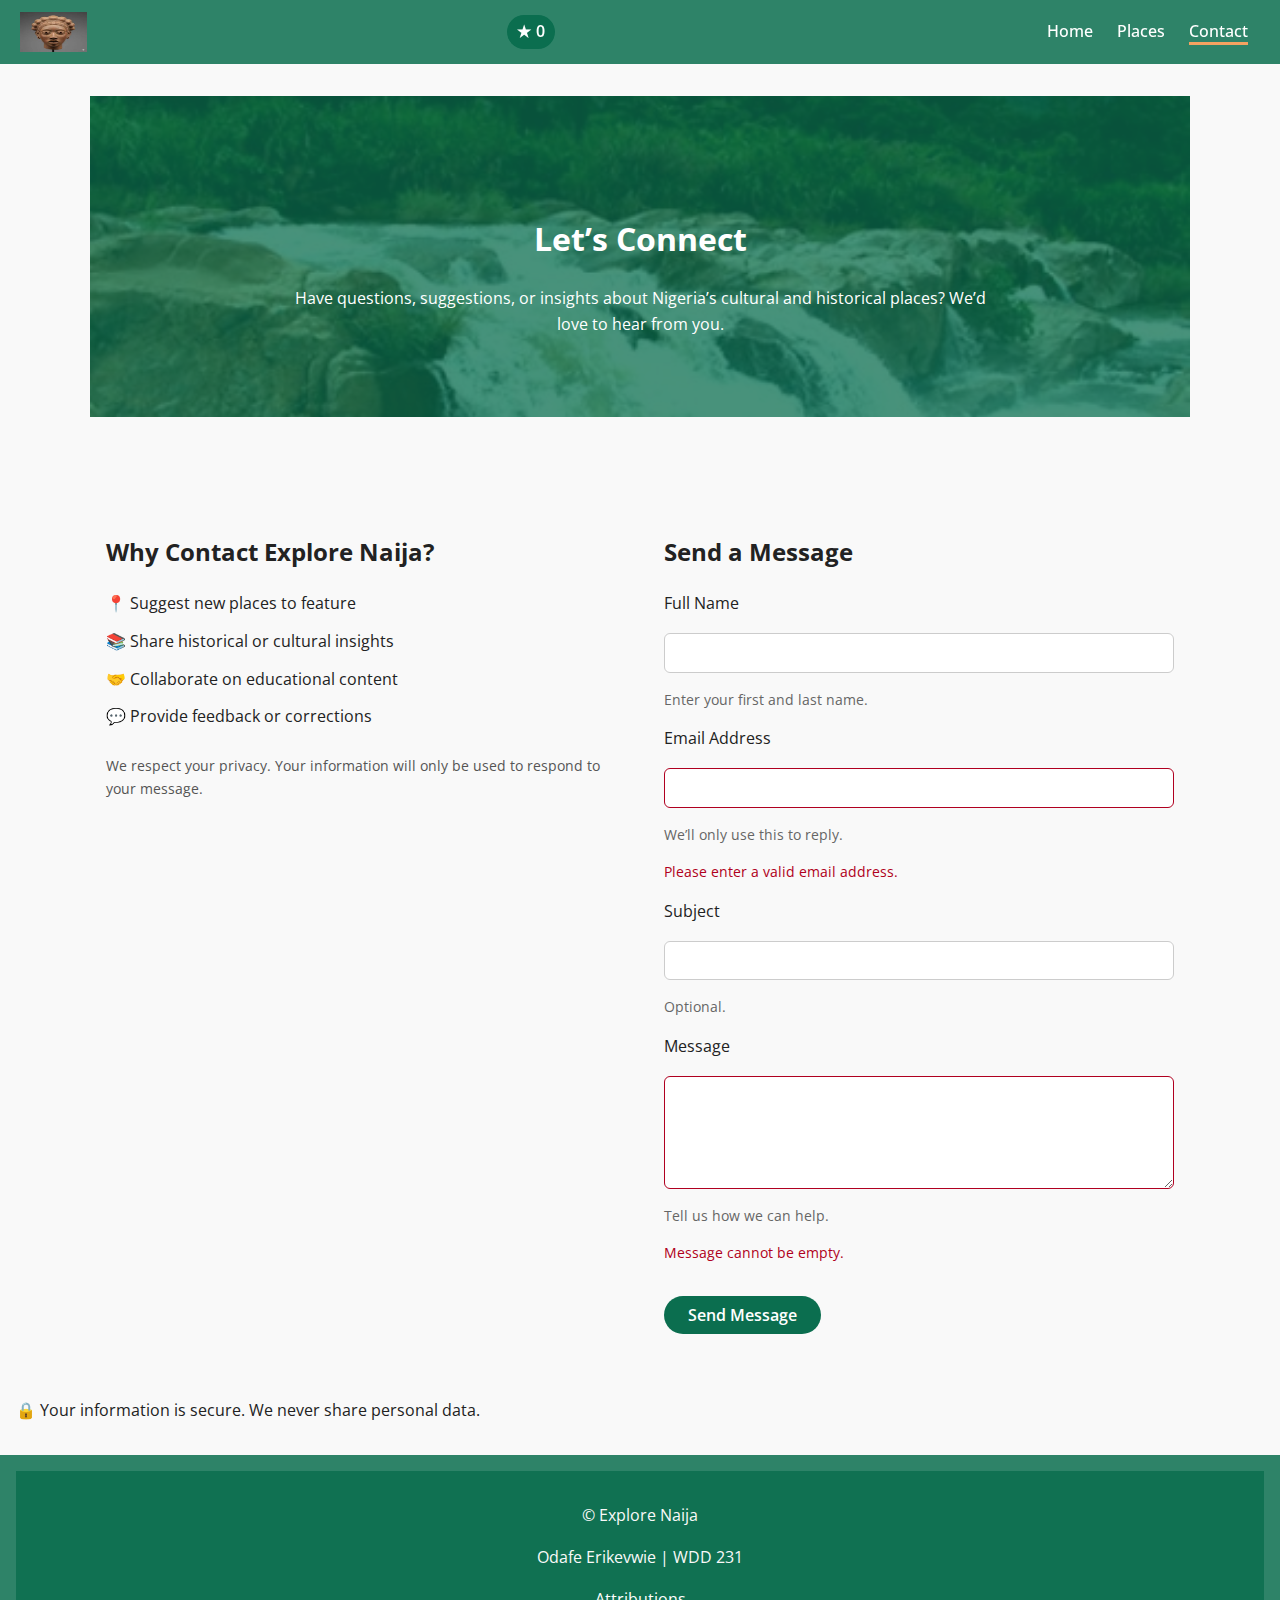
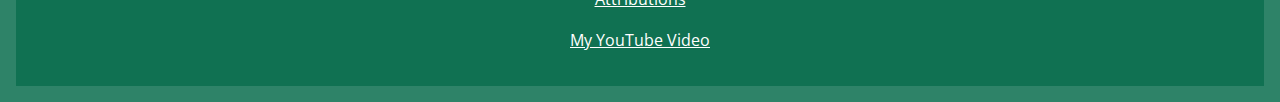
<file: finalproject/contact.html>
<!DOCTYPE html>
<html lang="en">

<head>
    <meta charset="UTF-8">
    <title>Contact | Explore Naija</title>
    <meta name="description" content="Get in touch with Explore Naija for questions, feedback, or collaboration.">
    <meta name="author" content="Odafe Erikevwie">
    <meta name="viewport" content="width=device-width, initial-scale=1">

    <!-- Google Font -->
    <link rel="preconnect" href="https://fonts.googleapis.com">
    <link rel="preconnect" href="https://fonts.googleapis.com">
    <link rel="preconnect" href="https://fonts.gstatic.com" crossorigin>
    <link href="https://fonts.googleapis.com/css2?family=Open+Sans:wght@400;600;700&display=swap" rel="stylesheet">

    <!-- Open Graph / Facebook -->
    <meta property="og:title" content="Explore Naija – Contact Us">
    <meta property="og:description"
        content="Get in touch with Explore Naija to share insights, suggest new places, or collaborate on educational content.">
    <meta property="og:type" content="website">
    <meta property="og:url" content="https://odafeowhojedo.github.io/wdd231/finalproject/contact.html">
    <meta property="og:image" content="https://odafeowhojedo.github.io/wdd231/finalproject/images/gurara_waterfalls66.jpg">
    
    <!-- Twitter Card -->
    <meta name="twitter:card" content="summary_large_image">
    <meta name="twitter:title" content="Explore Naija – Contact Us">
    <meta name="twitter:description"
        content="Get in touch with Explore Naija to share insights, suggest new places, or collaborate on educational content.">
    <meta name="twitter:image" content="https://odafeowhojedo.github.io/wdd231/finalproject/images/gashaka-gumti88.jpg">

    <link rel="canonical" href="https://odafeowhojedo.github.io/finalproject/contact.html">


    <!-- favico -->
    <link rel="icon" href="images/final_project_ico.ico">


    <!-- CSS -->
    <link rel="stylesheet" href="styles/normalize.css">
    <link rel="stylesheet" href="styles/base.css">
    <link rel="stylesheet" href="styles/mobile.css" media="(max-width: 767px)">
    <link rel="stylesheet" href="styles/tablet.css" media="(min-width: 768px) and (max-width: 1023px)">
    <link rel="stylesheet" href="styles/desktop.css" media="(min-width: 1024px)">
    <!-- JS -->
    <script src="scripts/navigation.js" defer></script>
    <script src="scripts/places.js" defer></script>
    <script src="scripts/contact.js" defer></script>
</head>

<body>
    <!-- ================= HEADER ================= -->
    <header class="site-header">
        <img src="images/nok_terracotta.webp" alt="Explore Naija logo">
        <div class="favorites-badge" role="button" tabindex="0" title="View saved places">
            <span class="star" aria-hidden="true">★</span>
            <span id="favoritesCount">0</span>
        </div>

        <nav aria-label="Main navigation">
            <button id="menuButton" aria-label="Toggle navigation" aria-expanded="false">
                &#x2630;
                <span></span>
            </button>

            <ul id="navList">
                <li><a href="index.html">Home</a></li>
                <li><a href="places.html">Places</a></li>
                <li><a href="contact.html" class="active">Contact</a></li>
            </ul>
        </nav>
    </header>

    <!-- ================= MAIN ================= -->
    <main>
        <!-- INTRO / HERO -->
        <section class="contact-hero">
        
            <img src="images/gashaka-gumtil-park3.webp"
                alt="Gashaka Gumti National Park mountain and forest landscape in Nigeria" class="contact-hero-image"
                width="1920" height="1080" loading="eager" decoding="async">
        
            <div class="contact-hero-overlay"></div>
        
            <div class="contact-hero-content">
                <h1>Let’s Connect</h1>
                <p>
                    Have questions, suggestions, or insights about Nigeria’s cultural
                    and historical places? We’d love to hear from you.
                </p>
            </div>
        </section>

        <!-- CONTACT INFO + FORM -->
        <section class="contact-wrapper">

            <!-- INFO PANEL -->
            <div class="contact-info">
                <h2>Why Contact Explore Naija?</h2>
                <ul>
                    <li>📍 Suggest new places to feature</li>
                    <li>📚 Share historical or cultural insights</li>
                    <li>🤝 Collaborate on educational content</li>
                    <li>💬 Provide feedback or corrections</li>
                </ul>

                <p class="contact-note">
                    We respect your privacy. Your information will only be used
                    to respond to your message.
                </p>
            </div>

            <!-- FORM -->
            <div class="contact-form">
                <h2>Send a Message</h2>
                <form method="get" action="form-response.html" novalidate>
                
                    <label for="name">Full Name</label>
                    <input id="name" name="name" autocomplete="name" aria-describedby="nameHint nameError" aria-required="true">
                    <small id="nameHint" class="hint">Enter your first and last name.</small>
                    <span id="nameError" class="error">Please enter your full name.</span>
                
                    <label for="email">Email Address</label>
                    <input id="email" name="email" type="email" autocomplete="email" required aria-describedby="emailHint emailError" aria-required="true">
                    <small id="emailHint" class="hint">We’ll only use this to reply.</small>
                    <span id="emailError" class="error">Please enter a valid email address.</span>
                
                    <label for="subject">Subject</label>
                    <input id="subject" name="subject" aria-describedby="subjectHint">
                    <small id="subjectHint" class="hint">Optional.</small>
                
                    <label for="message">Message</label>
                    <textarea id="message" name="message" autocomplete="off" rows="5" required aria-describedby="messageHint messageError"
                        aria-required="true"></textarea>
                    <small id="messageHint" class="hint">Tell us how we can help.</small>
                    <span id="messageError" class="error">Message cannot be empty.</span>
                
                    <button type="submit" class="send-btn">
                        Send Message
                    </button>
                </form>
            </div>

        </section>
        <p class="form-trust">
            🔒 Your information is secure. We never share personal data.
        </p>


    </main>

    <!-- ================= FOOTER ================= -->
    <footer>
        <footer>
            <p>&copy; <span id="year"></span> Explore Naija</p>
            <p>Odafe Erikevwie | WDD 231</p>
            <p><a href="attributions.html">Attributions</a></p> <!-- <-- new line -->
            <p><a href="https://youtu.be/eX5-LSO6ug8?si=dKZc3QDq4krGqSLJ ">My YouTube Video</a></p>
        </footer>

    </footer>

    
</body>

</html>
</file>
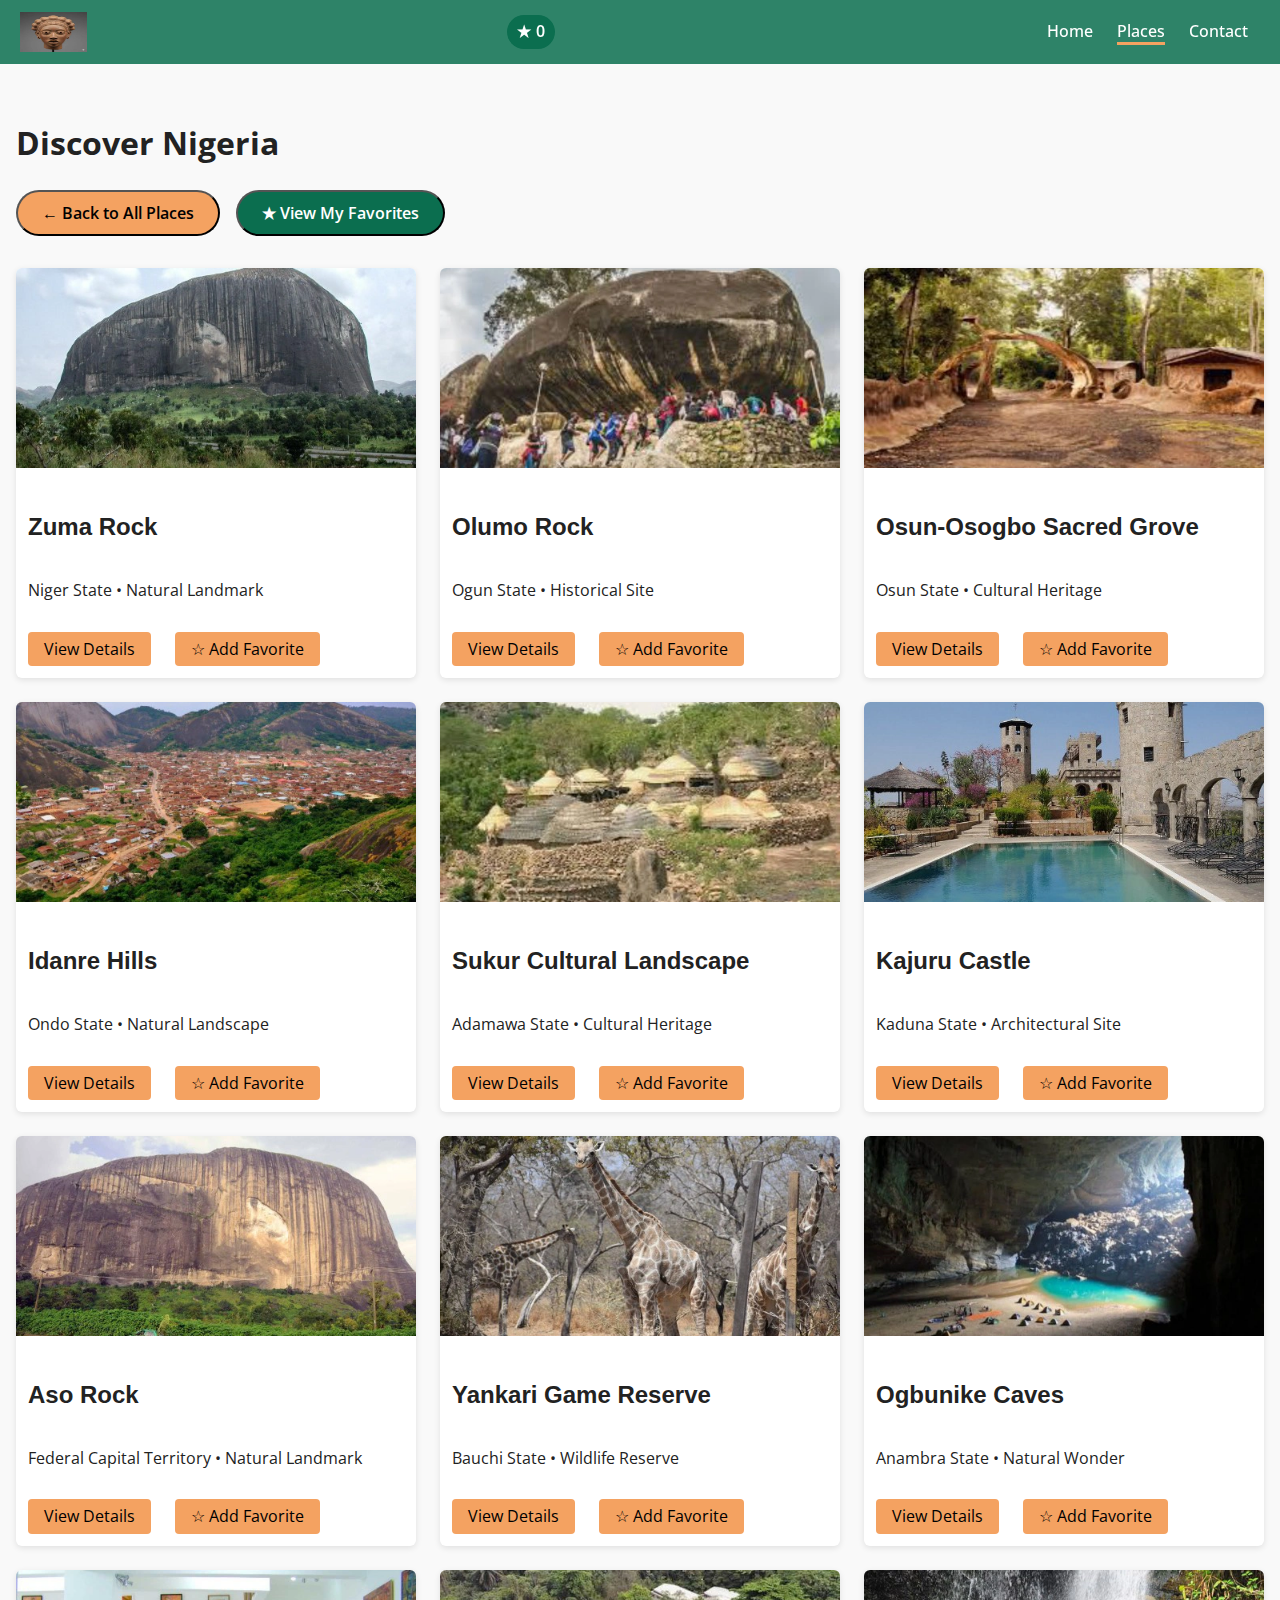
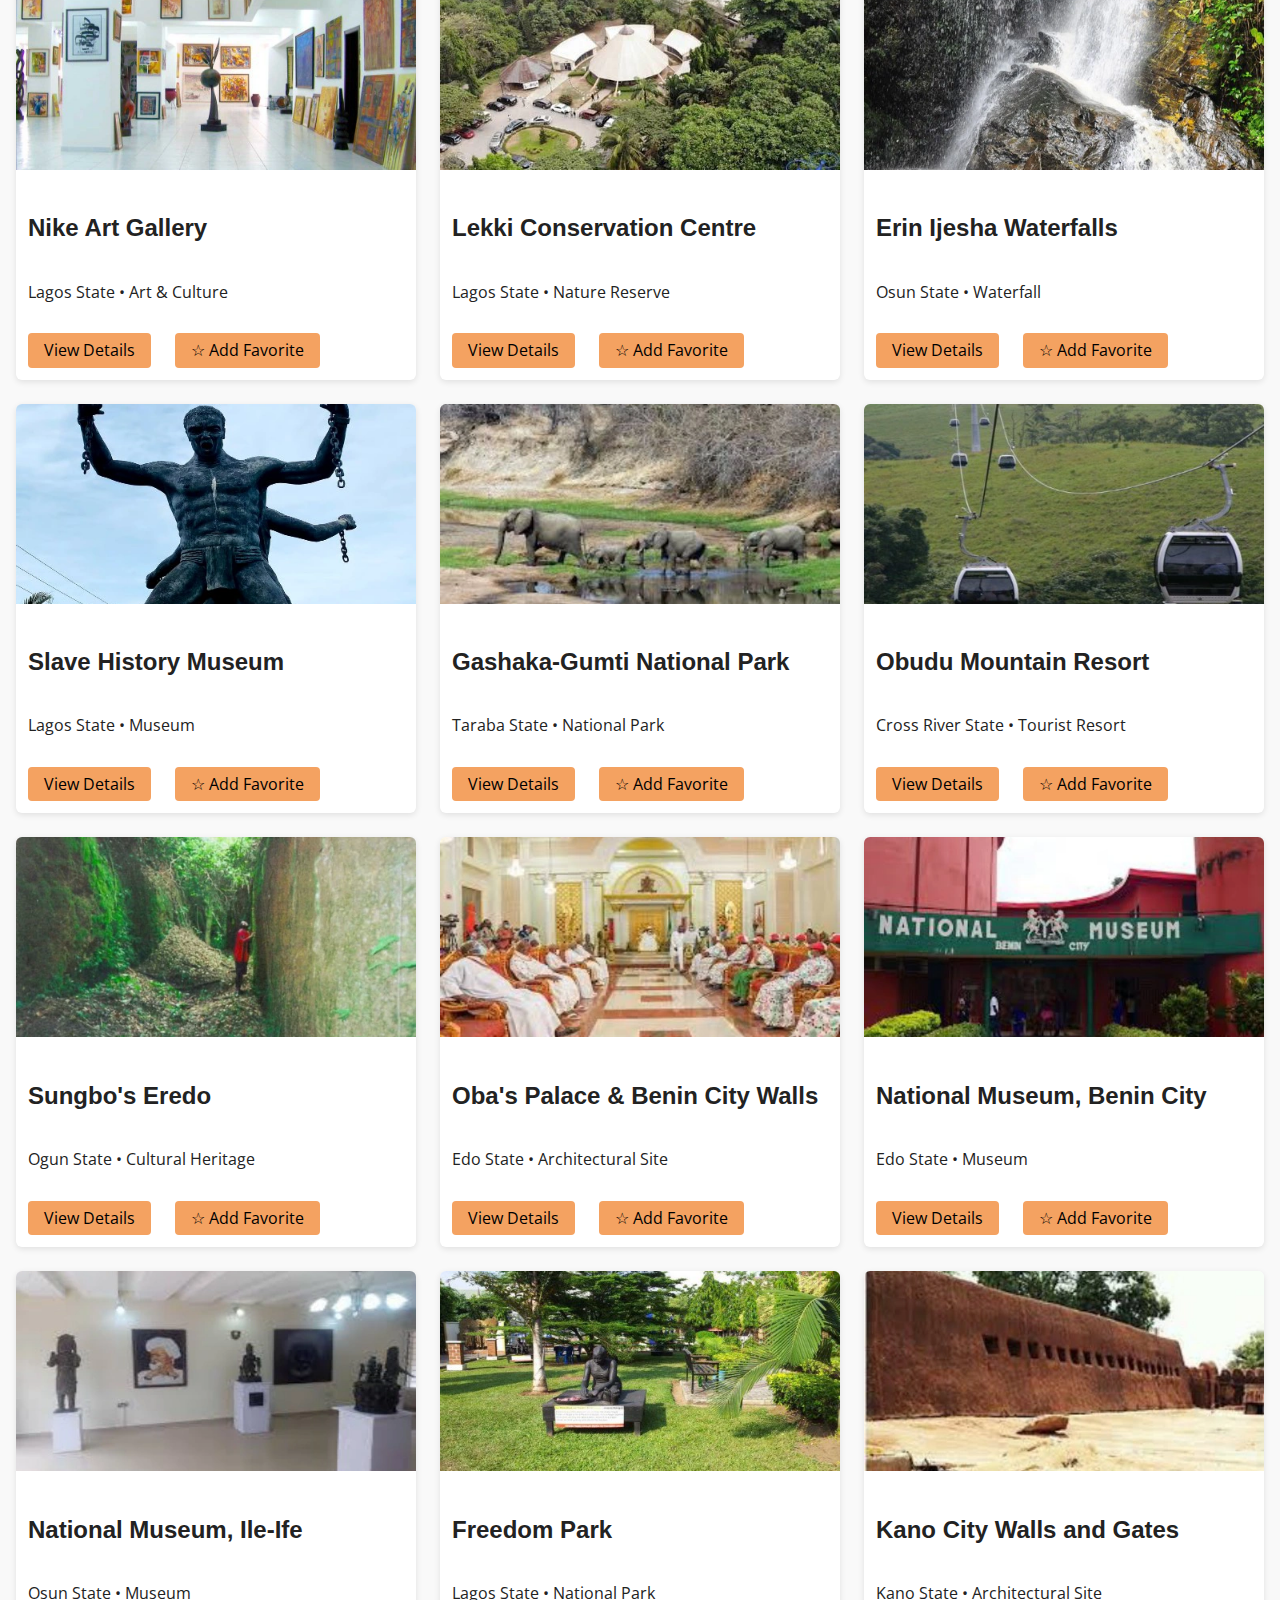
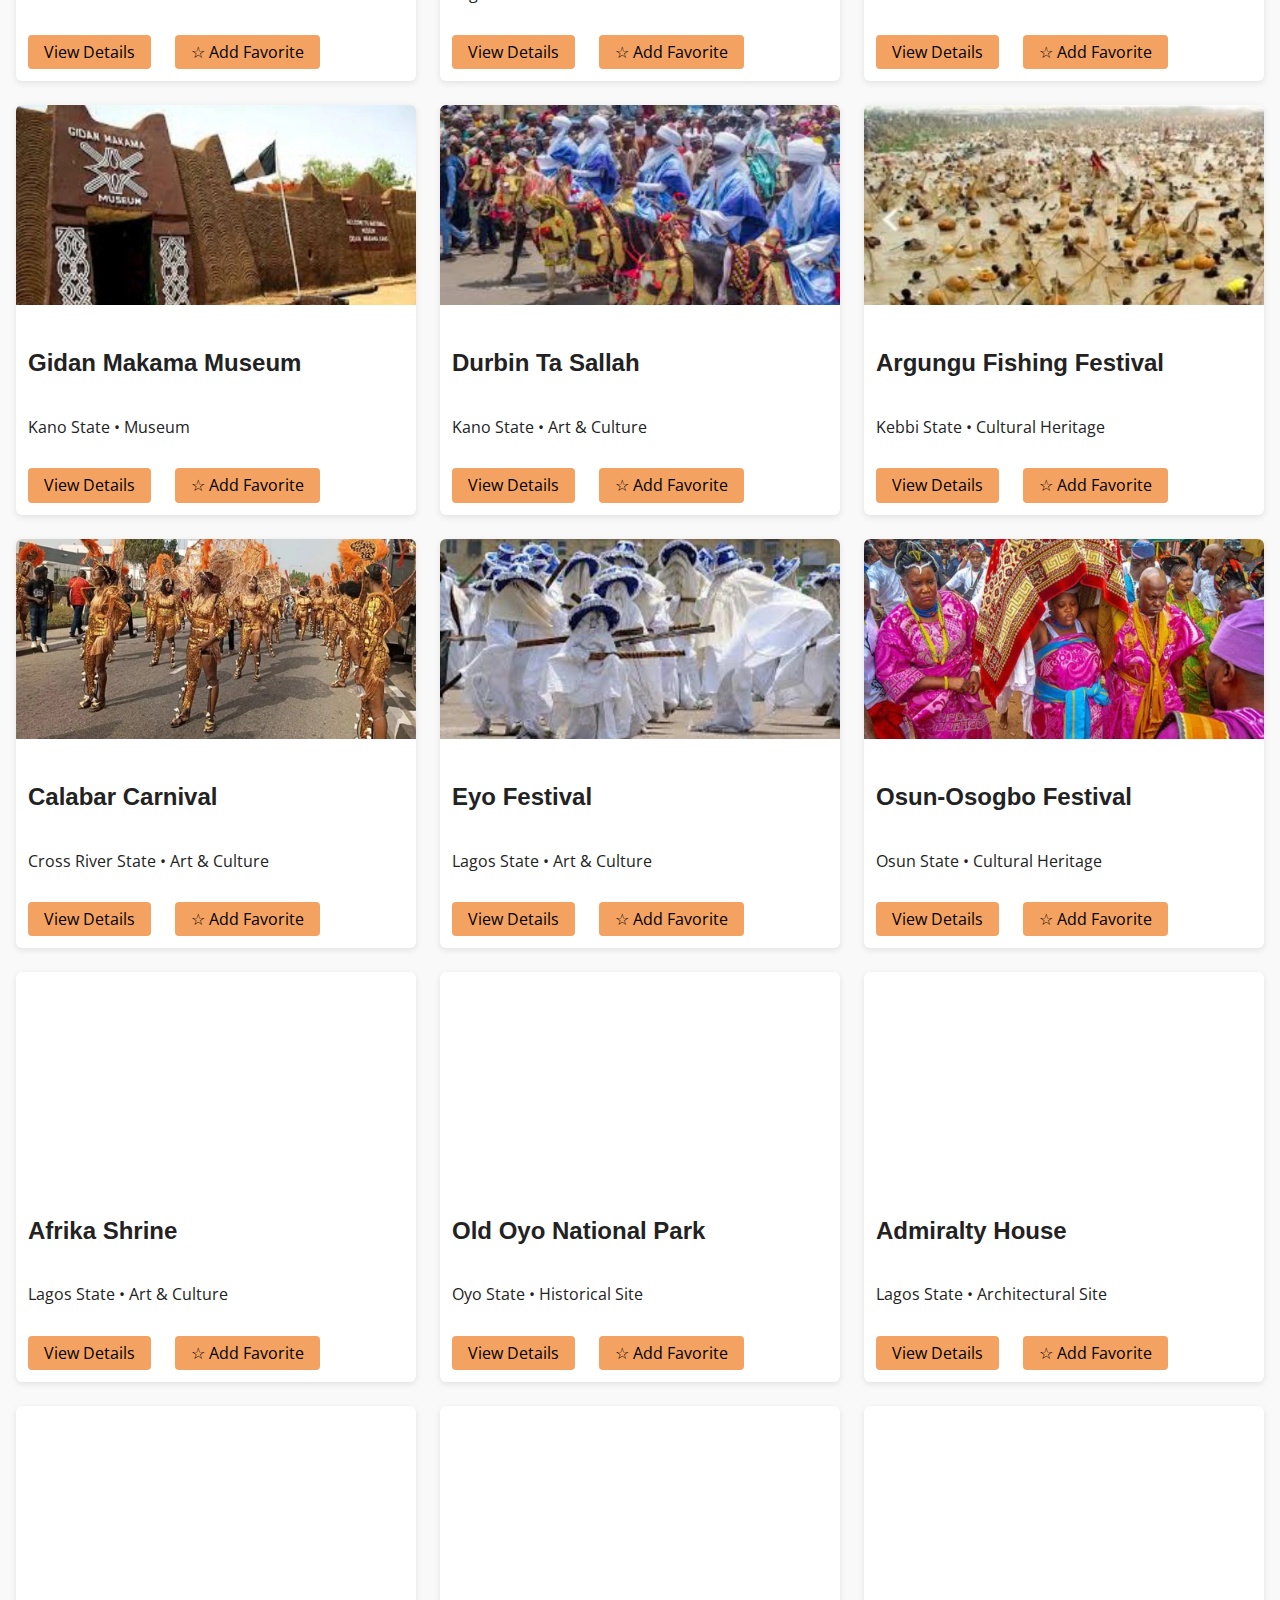
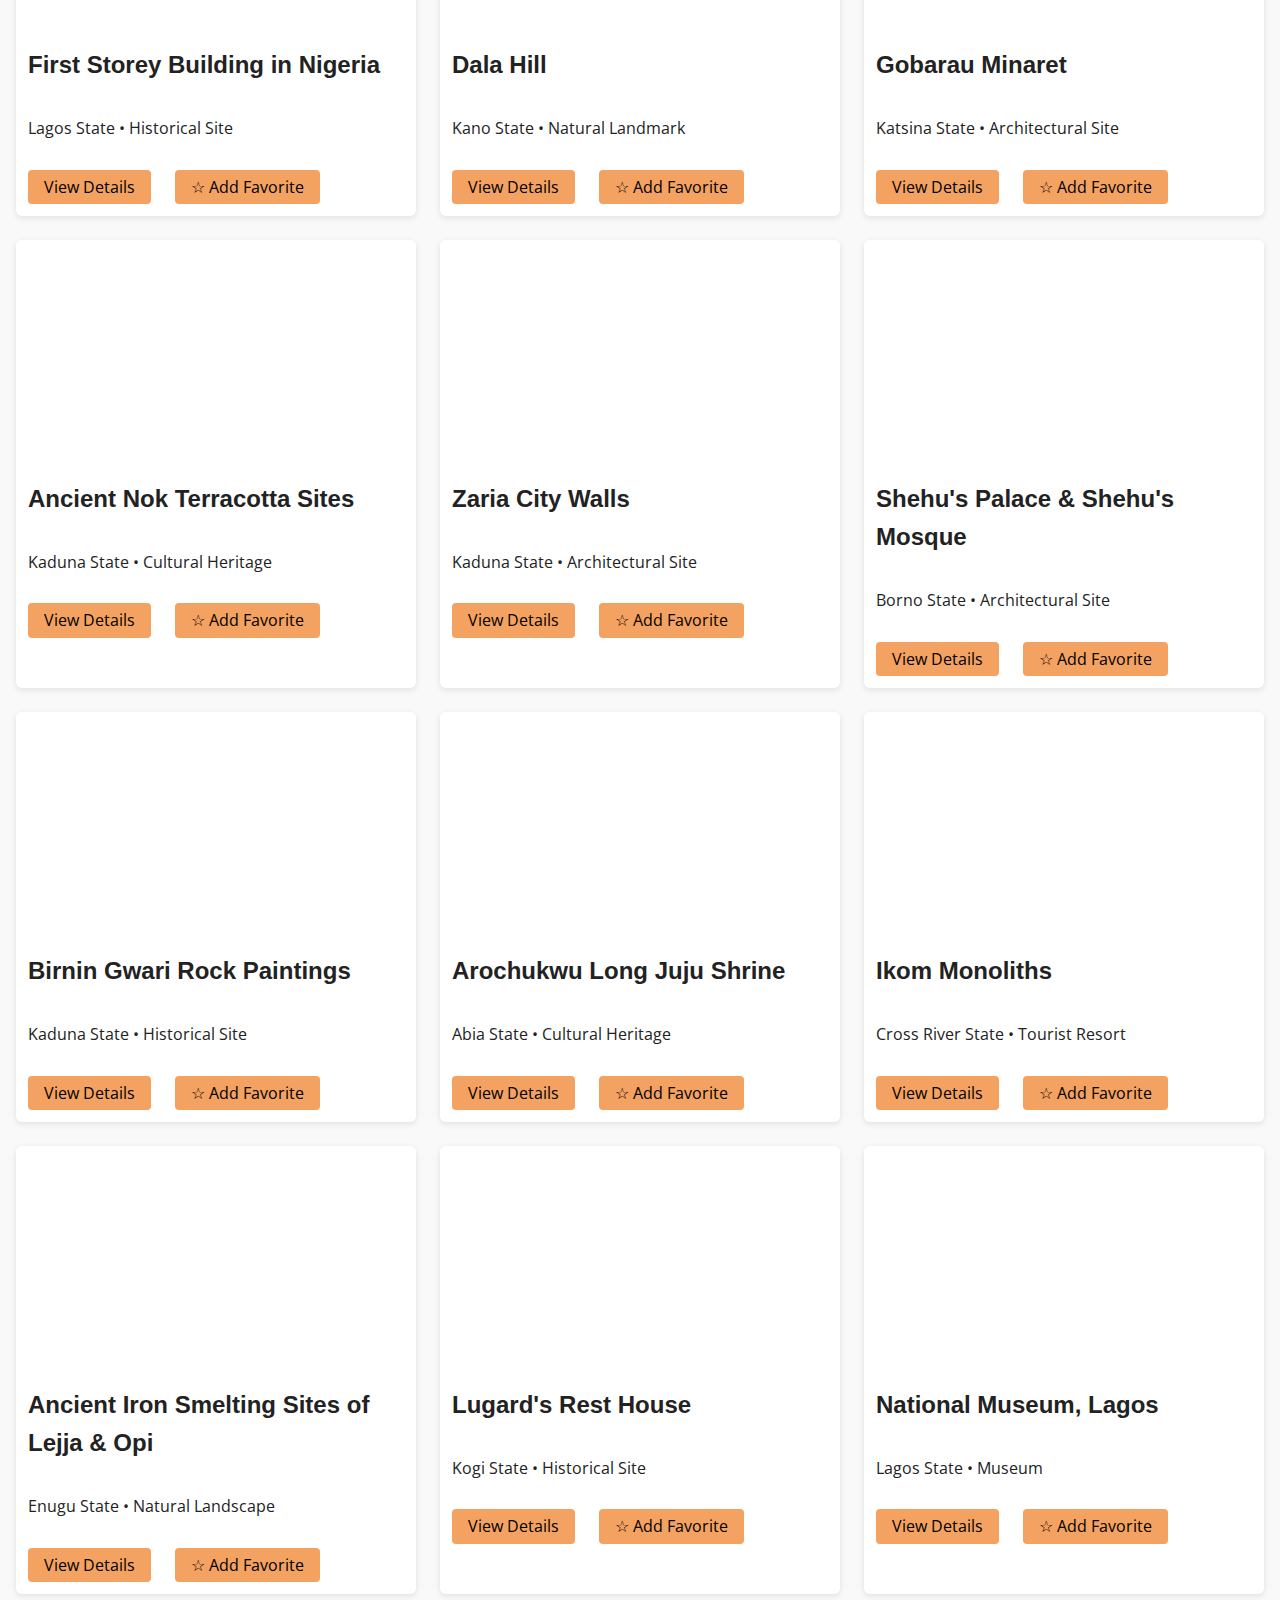
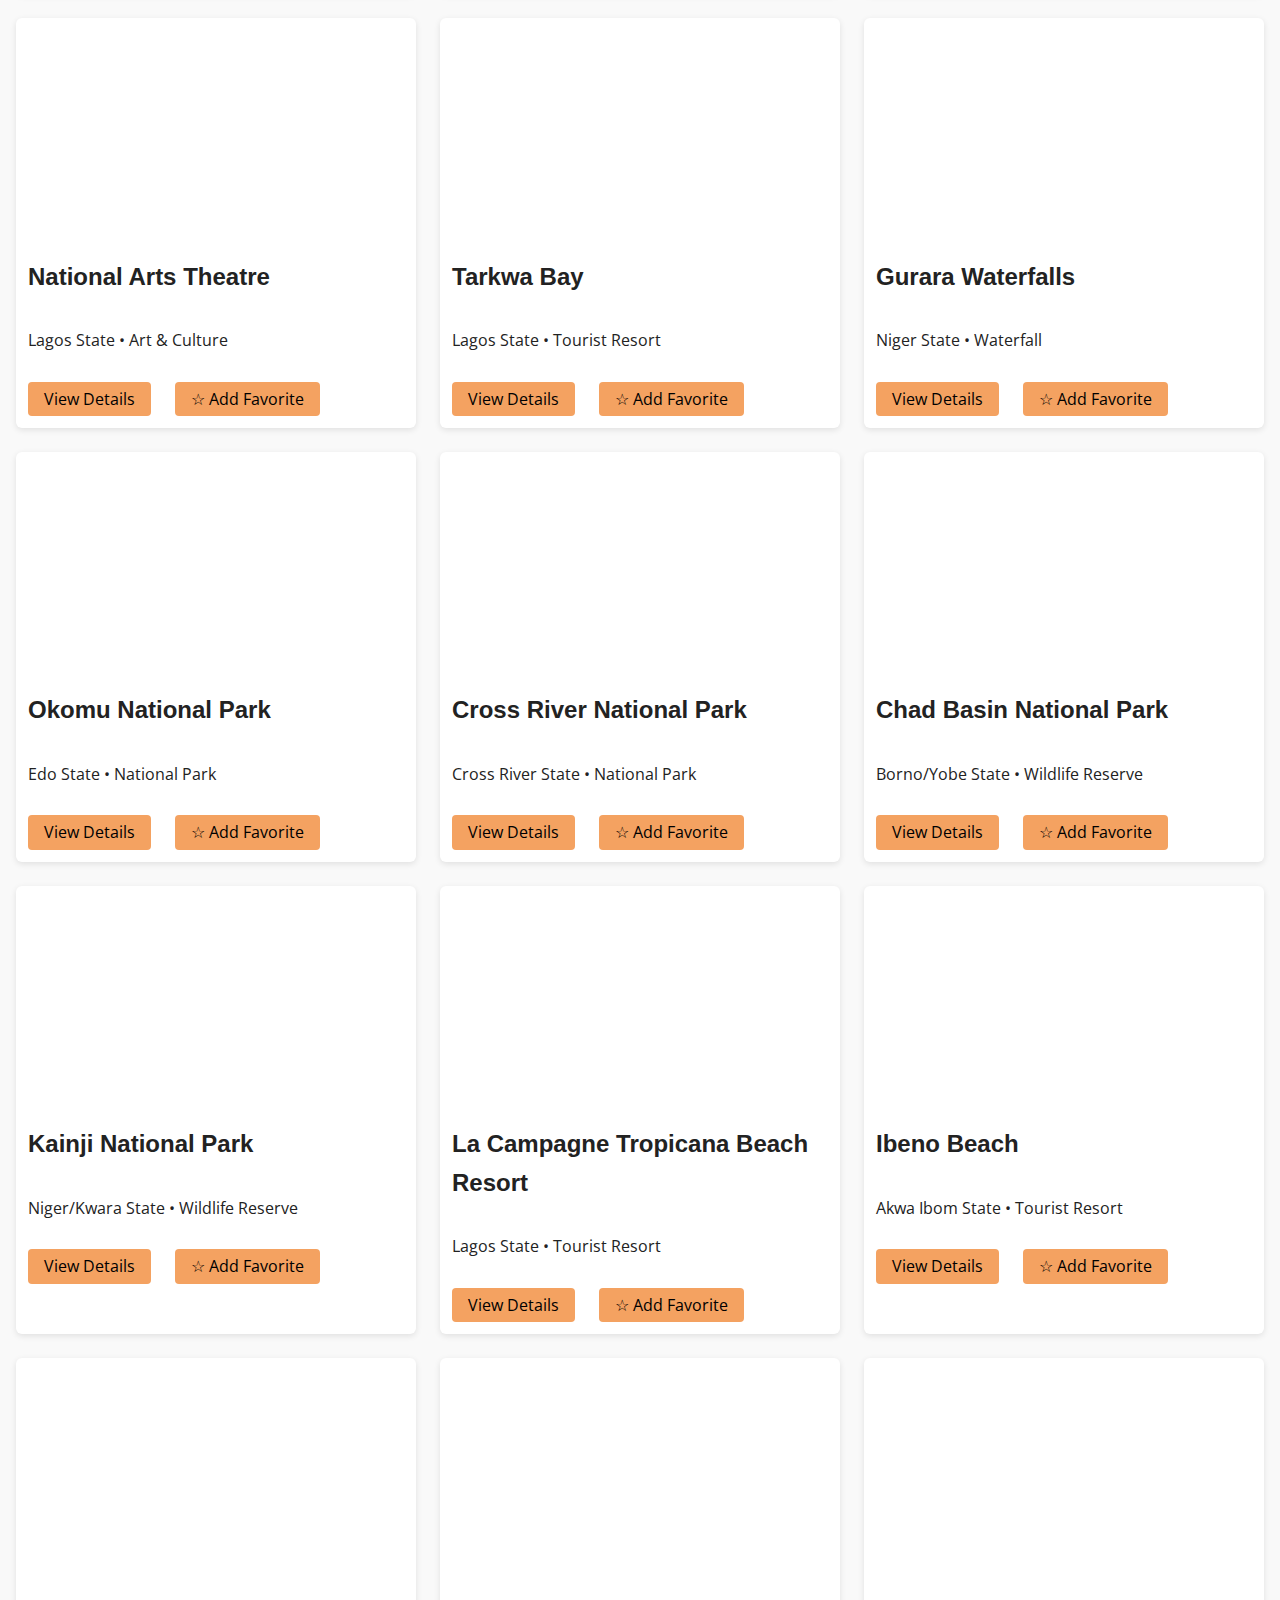
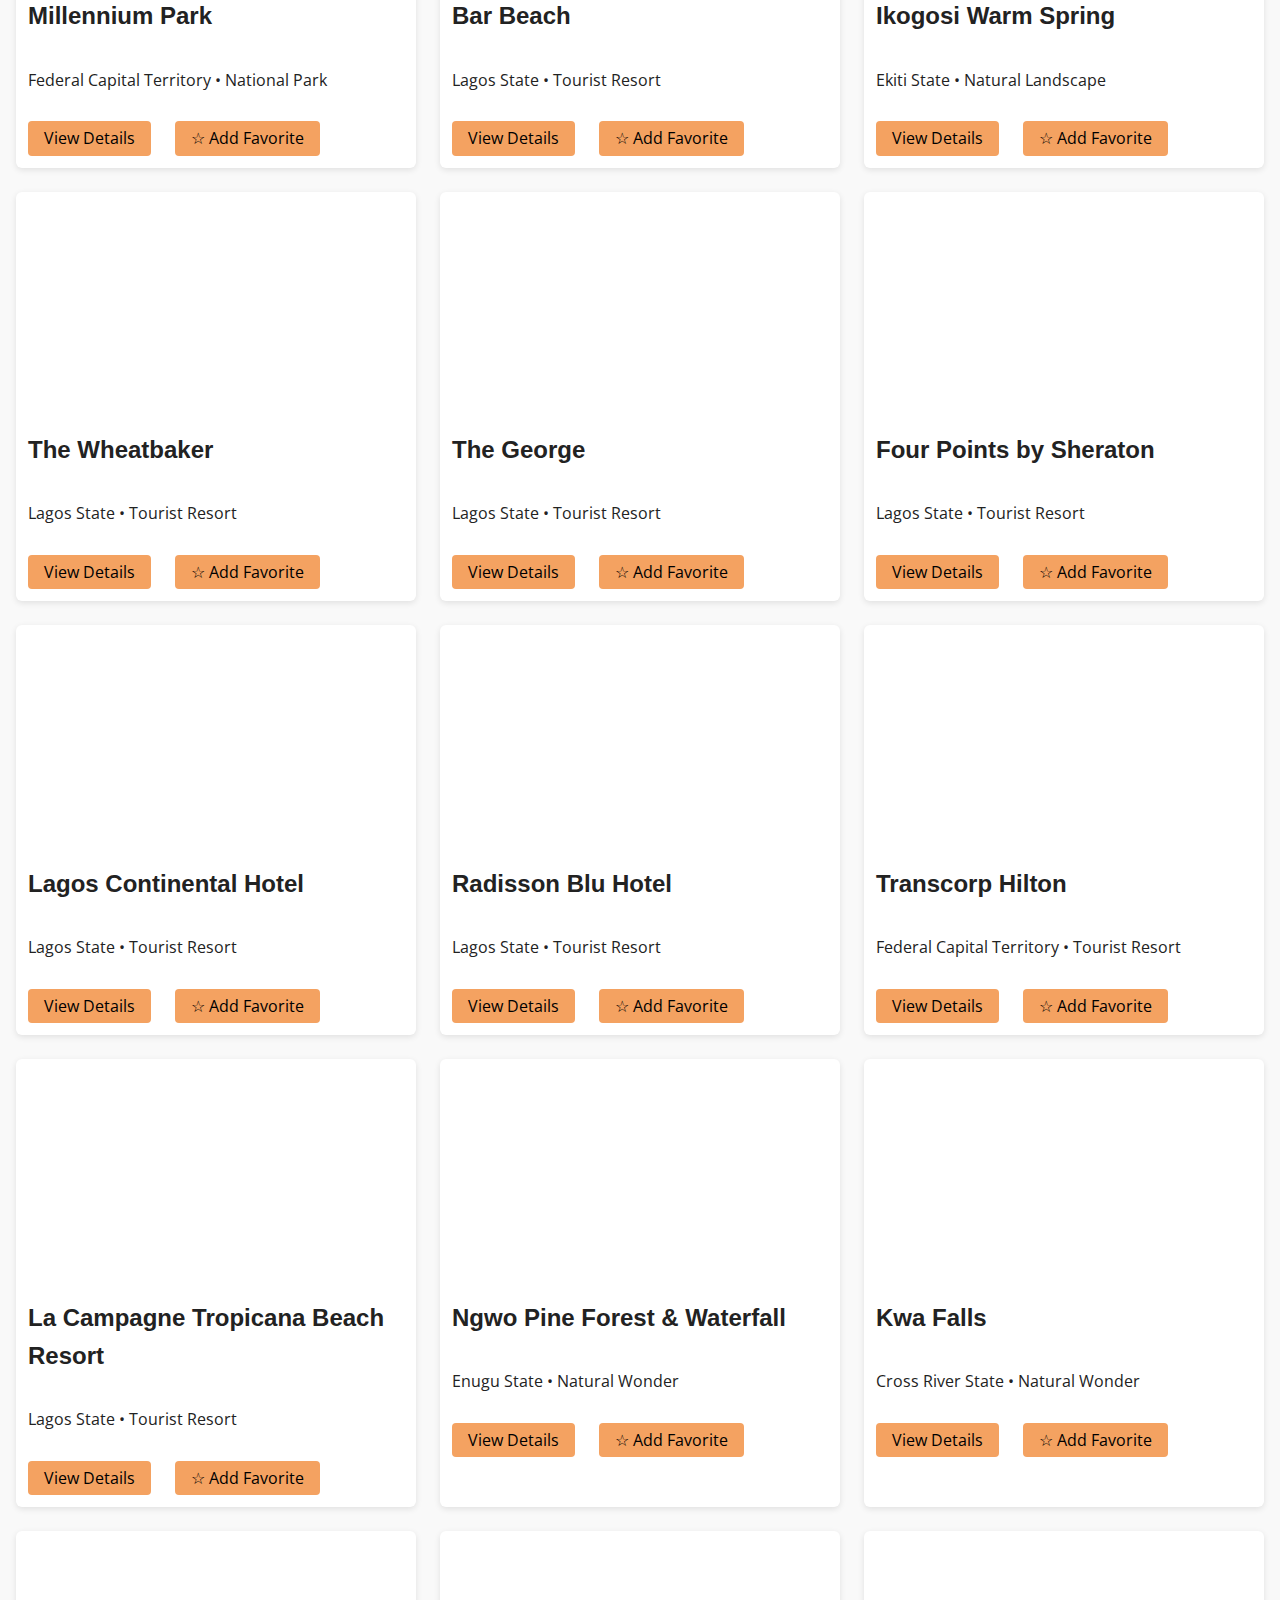
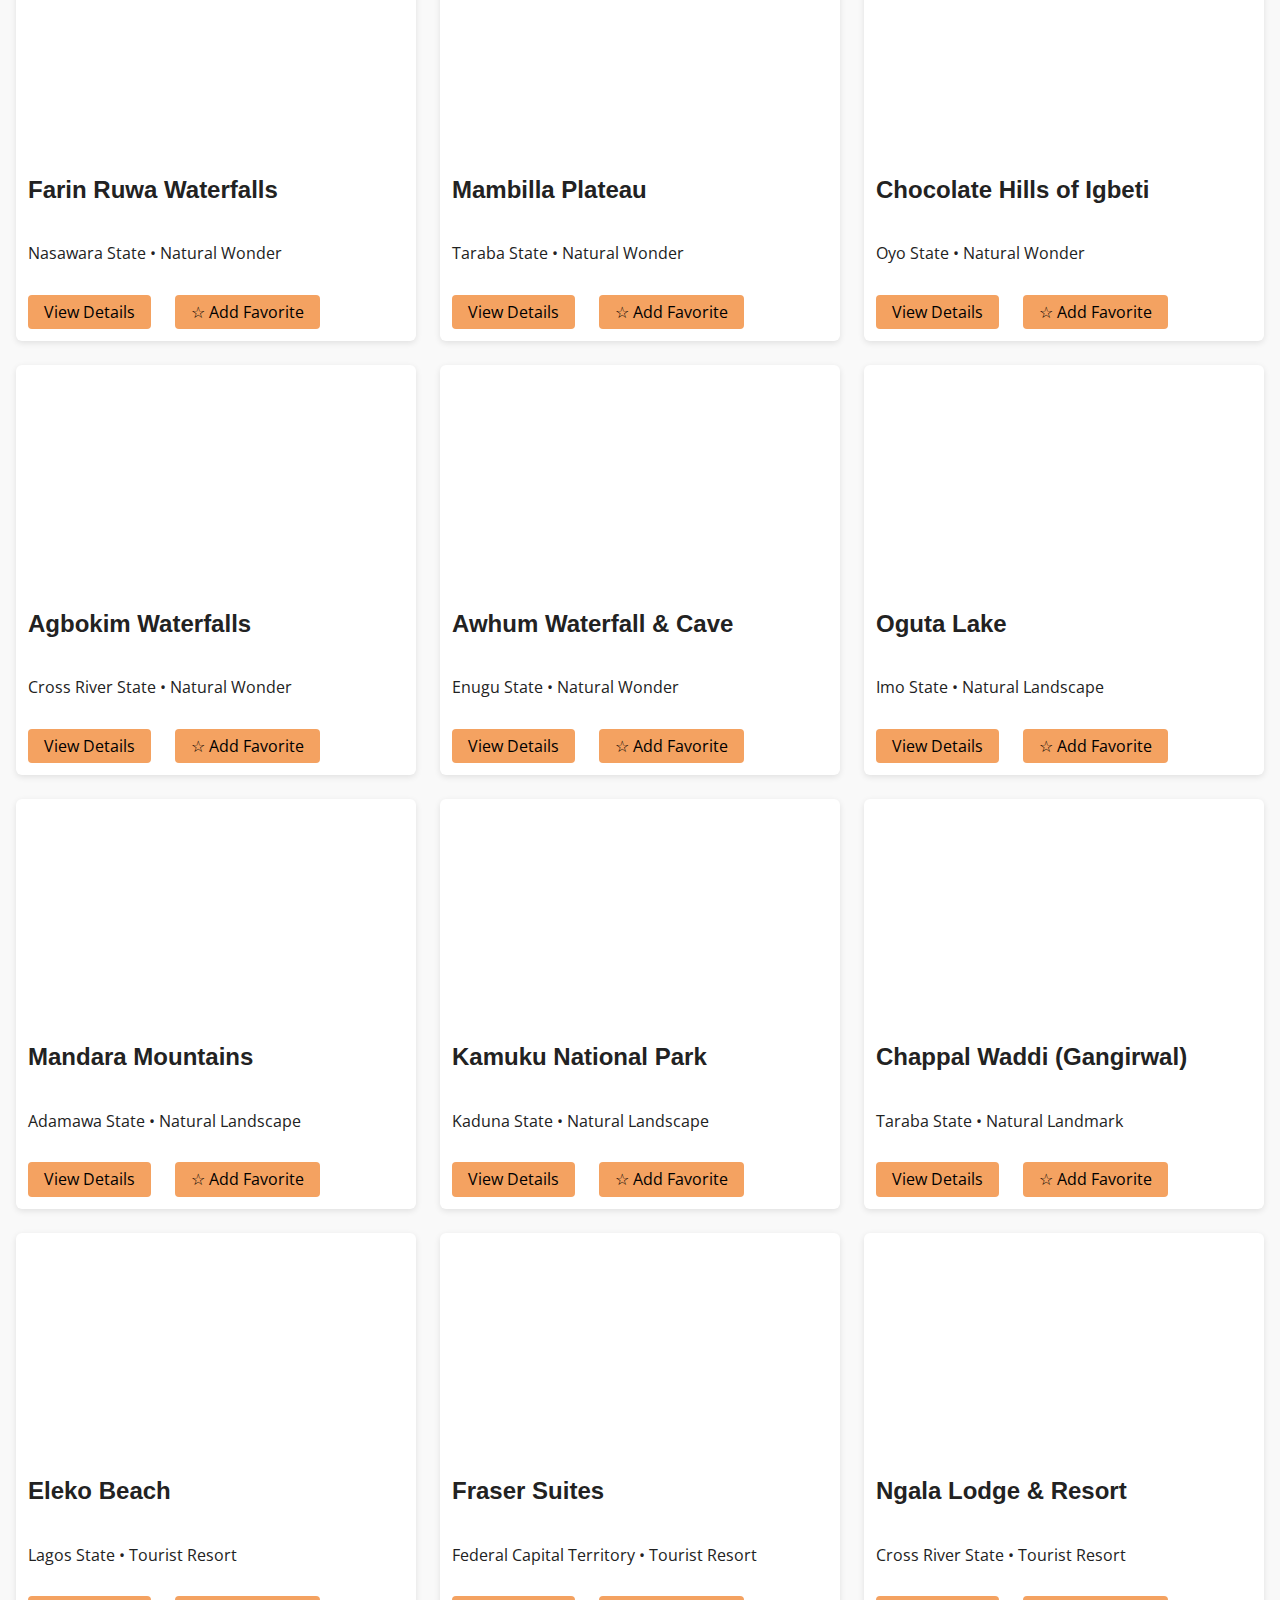
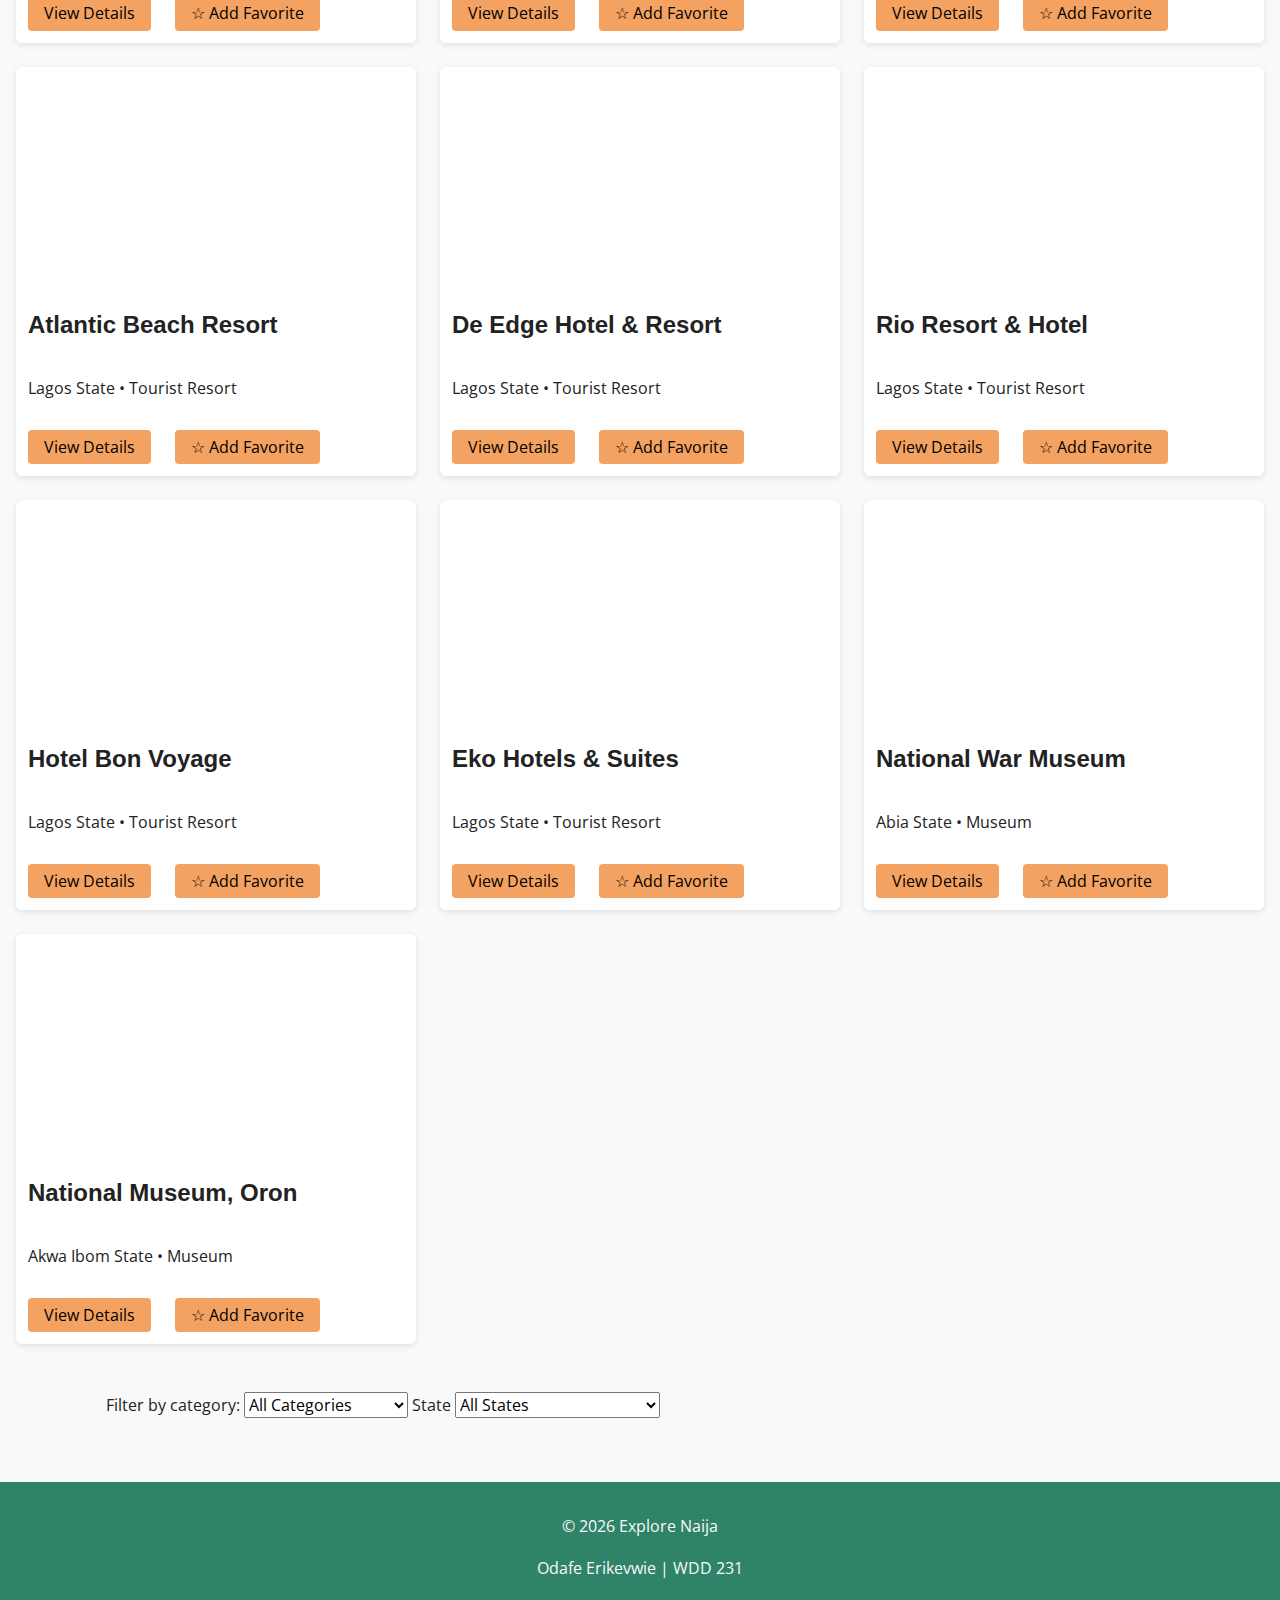
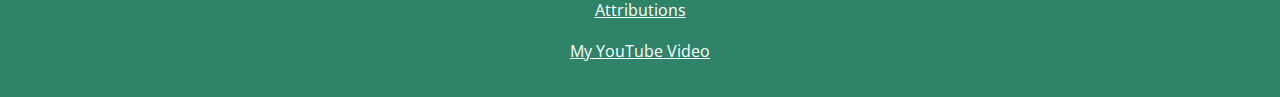
<file: finalproject/places.html>
<!DOCTYPE html>
<html lang="en">
<head>
  <meta charset="UTF-8">
  <meta name="viewport" content="width=device-width, initial-scale=1.0">
  <meta name="description" content="Discover notable places across Nigeria and  you wil love it.">
  <meta name="author" content="Odafe Erikevwie">
  <title>Discover Nigeria | Places</title>

  <!-- Google Font -->
  <link rel="preconnect" href="https://fonts.googleapis.com">
  <link rel="preconnect" href="https://fonts.googleapis.com">
  <link rel="preconnect" href="https://fonts.gstatic.com" crossorigin>
  <link href="https://fonts.googleapis.com/css2?family=Open+Sans:wght@400;600;700&display=swap" rel="stylesheet">


  <!-- Open Graph / Facebook -->
  <meta property="og:title" content="Explore Naija – Places to Visit in Nigeria">
  <meta property="og:description"
    content="Browse Nigeria's cultural and historical locations. Add your favorites and explore featured places.">
  <meta property="og:type" content="website">
  <meta property="og:url" content="https://OdafeOwhojedo.github.io/wdd231/finalproject/places.html">
  <meta property="og:image" content="https://OdafeOwhojedo.github.io/wdd231/finalproject/images/cross_river_natpak72.jpg">
  
  <!-- Twitter Card -->
  <meta name="twitter:card" content="summary_large_image">
  <meta name="twitter:title" content="Explore Naija – Places to Visit in Nigeria">
  <meta name="twitter:description"
    content="Browse Nigeria's cultural and historical locations. Add your favorites and explore featured places.">
  <meta name="twitter:image" content="https://OdafeOwhojedo.github.io/wdd231/finalproject/images/ibeno_beach55.jpg">

  <link rel="canonical" href="https://OdafeOwhojedo.github.io/finalproject/places.html">

  <!-- favico -->
  <link rel="icon" href="images/final_project_ico.ico">


  <!-- Base + Responsive CSS -->
  <link rel="stylesheet" href="styles/normalize.css">
  <link rel="stylesheet" href="styles/base.css">
  <link rel="stylesheet" href="styles/mobile.css">
  <link rel="stylesheet" href="styles/tablet.css" media="(min-width: 640px)">
  <link rel="stylesheet" href="styles/desktop.css" media="(min-width: 1024px)">
  <!-- Page Script -->
  <script src="scripts/places.js" defer></script>
  <script src="scripts/navigation.js" defer></script>
  
</head>

<body>
      <header class="site-header ">
        <img src="images/nok_terracotta.webp" alt="Explore Naija logo">
        <div class="favorites-badge" role="button" tabindex="0" title="View saved places">
          <span class="star" aria-hidden="true">★</span>
          <span id="favoritesCount">0</span>
        </div>

        <nav aria-label="Main navigation">
          <button id="menuButton" aria-label="Toggle navigation" aria-expanded="false">
            &#x2630;
          </button>
          <ul id="navList">
            <li><a href="index.html">Home</a></li>
            <li><a href="places.html" class="active">Places</a></li>
            <li><a href="contact.html">Contact</a></li>
          </ul>
        </nav>

      </header>

      <main>
        <h1>Discover Nigeria</h1>
        <div id="singlePlaceActions" class="single-place-actions" hidden>
          <button id="backToAll" class="cta-button">
            ← Back to All Places
          </button>
          <button id="openFavorites" class="cta-button secondary">
            ★ View My Favorites
          </button>
        </div>

        <div id="places" aria-label="List of places">
          <!-- Cards injected by JavaScript -->
        </div>
        

        <section>
          <label for="filter">Filter by category:</label>
          <select id="filter">
            <option value="all">All Categories</option>
            <!-- <option value="Historical">Historical</option>
            <option value="Nature">Nature</option>
            <option value="Cultural">Cultural</option> -->
          </select>
          <label for="stateFilter">State</label>
          <select id="stateFilter">
            <option value="all">All States</option>
          </select>
        </section>
        <!-- <button id="viewFavorites">
          View Favorites (<span id="favCountInline">0</span>)
        </button> -->


      </main>

      <!-- Modal -->
      <dialog id="placeModal">
        <article class="modal-content">
          <h2 id="dialogTitle"></h2>
          <img id="dialogImage" alt="image of location">
          <p id="dialogDescription"></p>
          <p><strong>State:</strong> <span id="dialogState"></span></p>
          <p><strong>Category:</strong> <span id="dialogCategory"></span></p>
          <button id="closeDialog">Close</button>
        </article>
      </dialog>
      <!-- ================= FOOTER ================= -->
      <footer>
        
          <p>&copy; 2026 Explore Naija</p>
          <p>Odafe Erikevwie | WDD 231</p>
          <p><a href="attributions.html">Attributions</a></p> <!-- <-- new line -->
          <p><a href="https://youtu.be/eX5-LSO6ug8?si=dKZc3QDq4krGqSLJ ">My YouTube Video</a></p>
        

      </footer>
  
</body>
</html>
</file>
<file: styles/small.css>
* {
  box-sizing: border-box;
}

body {
  font-family: 'Inter', sans-serif;
  margin: 0;
  line-height: 1.6;
}

header {
  display: grid;
  grid-template-columns: 24px auto 44px;
  column-gap: 8px;
  align-items: end;
  padding: 5px 0 5px 10px;
  border-bottom: solid 1px #ddd;
  background: #eee;
  
}

header img{
    display: block;
    width: 100%;
    height: auto;
    padding-bottom: 5px;
}

header span{
    font-size: 1.2rem;
    color: #30405b;
}

.hamburger{
    background: none;
    border: none;
    color: #3d405b;
    cursor: pointer;
}

.hamburger::before{
    content: "\2630";
    font-size: 2rem;
}

.hamburger.show::before {
  content: "\00D7";

}
.navigation{
  display: none;
}
.navigation.show{
  display: block;
}

.navigation ul{
  list-style-type: none;
  margin: 0;
  padding: 0;
}

.navigation a{
  display: block;
  padding: .8rem 10px;
  color: #3D4058;
  text-decoration: none;
  border-bottom: solid 1px #ddd;
}

.navigation li.active{
  background-color: #CBD5E1;
  font-weight: 600;
  border-bottom: 3px solid #10B981;
}

h1{
  margin-left: 10px;
}

.navigation a:hover{
  background-color: #E07a5f;
}



main {
  padding: 1rem;
}

section h2 {
  text-align: center;
  background-color: #1f2933;
  color: #ffffff;
  padding: 0.75rem;
  margin: 0 0 1rem 0;
  border-radius: 6px;
  font-weight: 600;
}


.photo {
  text-align: center;
}

.photo img {
  display: block;
  margin: 0 auto;
  max-width: 100%;
  height: auto;
  border-radius: 8px;
}

.course-grid {
  display: grid;
  grid-template-columns: 1fr;
  gap: 1rem;
}

.course-card {
  position: relative;
  padding: 1rem;
  border-radius: 6px;
  background: #e5e7eb;
}

.course-card.completed {
  background: #d1fae5;
  border-left: 6px solid #059669;
}


.course-card[data-completed="true"]::before {
  content: "✔";
  position: absolute;
  top: 0.5rem;
  left: 0.5rem;
  background-color: #059669;
  color: #ffffff;
  width: 24px;
  height: 24px;
  border-radius: 50%;
  display: flex;
  align-items: center;
  justify-content: center;
  font-size: 0.9rem;
  font-weight: bold;
}

.filters {
  display: flex;
  gap: 0.5rem;
  flex-wrap: wrap;
  margin-bottom: 1rem;
}

.filters button {
  padding: 0.5rem 1rem;
  border: none;
  background: #1f2933;
  color: white;
  cursor: pointer;
}

footer {
  background: #eee;
  color: black;
  text-align: center;
  padding: 1rem;
}

footer a {
  color: #93c5fd;
  margin: 0 0.5rem;
}


.social img{
  width: 60px;
  height: 60px;
}
.social a:hover{
  background-color: #ddd;
}
</file>
<file: styles/large.css>
@media (min-width: 760px) {
   /* header, main, nav, footer{
    max-width: 800px;
    margin: 0, auto;
  }  */
  header{
    grid-template-columns: 24px auto;
  }
  .hamburger{
    display: none;
  }

  .navigation{
    display: block;
    border-bottom: solid 1px #eee;
  }

  .navigation ul{
    display: flex;
  }

   .navigation a{
    border: none;

  }

  .top-sections {
    display: grid;
    grid-template-columns: 1fr 1fr;
    gap: 1.5rem;
    margin-bottom: 2rem;
  }

  .about,
  .photo {
    background-color: #f3f4f6;
    padding: 1.5rem;
    border-radius: 8px;
  }


  .course-grid {
    grid-template-columns: repeat(3, 1fr);
  }

 
}
</file>
<file: chamber/styles/base.css>
/* base.css */

:root {
  --primary: rgba(0, 51, 102, 0.85);
  --secondary: #f4a300;
  --text-dark: #222;
  --bg-light: #ffffff;
  --header-height: 80px;
}

* {
  box-sizing: border-box;
}

body {
  font-family: Roboto, sans-serif;
  margin: 0;
  color: var(--text-dark);
  background-color: var(--bg-light);
}

/* FIXED TRANSPARENT HEADER */
header {
  
  display: grid;
  grid-template-columns: 24px auto 44px;
  column-gap: 8px;
  align-items: end;
  padding: 5px 0 5px 10px;
  border-bottom: solid 1px #ddd;
  /* background: #eee; */
  background-color: rgba(238, 238, 238, 0.95);
  /* position: fixed;
  top: 0;
  width: 100%;
  height: var(--header-height);
  background-color: transparent;
  backdrop-filter: blur(6px);
  z-index: 1000; */
}

header img{
    display: block;
    width: 100%;
    height: auto;
    padding-bottom: 2px;
}


header span{
    font-size: 1.2rem;
    color: #30405b;
}

.hamburger{
    background: none;
    border: none;
    color: #3d405b;
    cursor: pointer;
}

.hamburger::before{
    content: "\2630";
    font-size: 2rem;
}

.hamburger.show::before {
  content: "\00D7";

}
.navigation{
  display: none;
}
.navigation.show{
  display: block;
}

.navigation ul{
  list-style-type: none;
  margin: 0;
  padding: 0;
}

.navigation a{
  display: block;
  padding: .8rem 10px;
  color: #3d4058;
  text-decoration: none;
  border-bottom: solid 1px #ddd;
}

.navigation li.active{
  background-color: #cbd5E1;
  font-weight: 600;
  border-bottom: 3px solid #10B981;
}

h1{
  margin-left: 1.5px;
}

.navigation a:hover{
  background-color: #e0ffff;
}

/* Prevent content from hiding under header */
main {
  padding: 1rem;
  margin-top: var(--header-height);
}

.hero {
  position: relative;
}

.hero img {
  width: 100%;
  height: auto;
  display: block;
}

.hero-content {
  position: absolute;
  inset: 0;
  display: grid;
  place-content: center;
  text-align: center;
  background: rgba(0,0,0,0.4);
  color: #fff;
  max-width: 600px;
  background-color: rgba(0,0,0,0.55);
  padding: 1.5rem;
  border-radius: 0.75rem;
}

.cta {
  display: inline-block;
  margin-top: 1rem;
  padding: 0.75rem 1.5rem;
  background-color: #0056b3;
  color: #fff;
  text-decoration: none;
  font-weight: 600;
  border-radius: 0.5rem;
}
.cta:hover {
  background-color: #b58925;
}


footer {
  background-color: rgba(238, 238, 238, 0.95);
  color: var(--text-dark);
  padding: 1rem;
  text-align: center;
}

.branding {
  display: flex;
  align-items: center;
  gap: 1rem;
  padding: 0.5rem 1rem;
}

.branding img {
  height: 48px;
}

nav ul {
  list-style: none;
  padding: 0 1rem;
  margin: 0;
}

nav a {
  color: black;
  text-decoration: none;
  font-weight: 500;
}

nav a:hover,
nav a.active {
  color: #800000;
}

/* Directory layout */
.view-controls {
  display: flex;
  gap: 1rem;
  margin-bottom: 1rem;
}
.view-buttons {
  display: flex;
  gap: 0.5rem;
  margin: 1rem 0;
}

.view-buttons button {
  background: none;
  border: 2px solid transparent;
  padding: 0.35rem;
  cursor: pointer;
  border-radius: 6px;
}

.view-buttons button img {
  width: 28px;
  height: 28px;
}

/* ACTIVE STATE */
.view-buttons button.active {
  border-color: var(--secondary);
}

.member-details {
  margin: 0.75rem 0;
}

.member-details dt {
  font-weight: 600;
}

.member-details dd {
  margin: 0 0 0.5rem 0;
}

#members.grid {
  display: grid;
  grid-template-columns: 1fr;
  gap: 1rem;
}

#members.list section {
  border-bottom: 1px solid #ccc;
}

#members section {
  background-color: #f9f9f9;
  padding: 1rem;
}

/* Improve contrast when header overlays content */
header.scrolled {
  background-color: var(--primary);
}

 #members img {
  max-width: 100%;
  height: auto;
} 

 footer p {
  margin: 0.25rem 0;
} 
.visually-hidden {
  position: absolute;
  width: 1px;
  height: 1px;
  padding: 0;
  margin: -1px;
  overflow: hidden;
  white-space: nowrap;
  border: 0;

  clip-path: inset(50%);
}


.weather-note {
  font-size: 0.9rem;
  opacity: 0.85;
}

.spotlights {
  padding: 1rem;
  
}

#spotlight-container {
  display: grid;
  gap: 1rem;
}

.spotlight-card {
  border: 1px solid rgba(0,0,0,0.1);
  border-radius: 0.75rem;
  transition: transform 0.2s ease, box-shadow 0.2s ease;
  padding: 1rem;
  text-align: center;
}
.spotlight:hover {
  transform: translateY(-4px);
  box-shadow: 0 6px 18px rgba(0,0,0,0.15);
}
a, button {
  transition: background-color 0.2s ease, color 0.2s ease;
}
.why-join {
  background-color: #90ee90;
  padding: 1.5rem;
  border-radius: 0.75rem;
  margin: 2rem 0;
}

.why-join h2 {
  margin-bottom: 1rem;
  color: #1f2933;
}

.why-join ul {
  list-style: none;
  padding: 0;
  margin: 0;
}

.why-join li {
  padding: 0.5rem 0;
  border-bottom: 1px solid rgba(0, 0, 0, 0.1);
  
}

.why-join li:last-child {
  border-bottom: none;
}

#weather-icon {
  width: 96px;
  height: 96px;
  filter: saturate(1.8) contrast(1.3) drop-shadow(0 4px 6px rgba(0,0,0,0.25));
}

.weather {
  border-left: 6px solid #f4b400;
  padding-left: 1rem;
}


.join-layout {
  display: block;
  padding: 1rem;
}

.join-form {
  display: flex;
  flex-direction: column;
  gap: 1rem;
}

label {
  display: flex;
  flex-direction: column;
}

input, select, textarea {
  padding: 0.5rem;
  font-size: 1rem;
}

input[type="submit"] {
  background: #003366;
  color: white;
  border: none;
  padding: 0.75rem;
  cursor: pointer;
}

.membership-cards {
  margin-top: 2rem;
}

.card {
  background: #f4f4f4;
  padding: 1rem;
  margin-bottom: 1rem;
  opacity: 0;
  animation: fadeIn 1s forwards;
}

@keyframes fadeIn {
  to { opacity: 1; }
}

dialog {
  padding: 1.5rem;
}
/* ==========================
   THANK YOU PAGE
========================== */

.thankyou {
  min-height: 70vh;
  display: flex;
  align-items: center;
  justify-content: center;
  padding: 2rem 1rem;
  background: linear-gradient(135deg, #f4f7fb, #ffffff);
}

.confirmation-card {
  max-width: 640px;
  width: 100%;
  background-color: #ffffff;
  padding: 2.5rem 2rem;
  border-radius: 12px;
  box-shadow: 0 10px 30px rgba(0, 0, 0, 0.08);
  text-align: center;
}

.confirmation-card h1 {
  font-size: 1.8rem;
  margin-bottom: 1rem;
  color: #0f2a44;
}

.confirmation-intro {
  font-size: 1rem;
  color: #555;
  margin-bottom: 2rem;
  line-height: 1.6;
}

.confirmation-details {
  list-style: none;
  padding: 0;
  margin: 0 0 2rem;
  text-align: left;
}

.confirmation-details li {
  display: flex;
  justify-content: space-between;
  padding: 0.75rem 0;
  border-bottom: 1px solid #e6e6e6;
  font-size: 0.95rem;
}

.confirmation-details li strong {
  color: #0f2a44;
  font-weight: 600;
}

.confirmation-details li span {
  color: #333;
  text-align: right;
}

/* CTA Button */
.btn-primary {
  display: inline-block;
  margin-top: 1rem;
  padding: 0.75rem 1.5rem;
  background-color: #0f2a44;
  color: #ffffff;
  text-decoration: none;
  border-radius: 6px;
  font-weight: 600;
  transition: background-color 0.3s ease, transform 0.2s ease;
}

.btn-primary:hover,
.btn-primary:focus {
  background-color: #163d63;
  transform: translateY(-2px);
}
/* ==========================
   MEMBERSHIP MODALS
========================== */

.membership-modal {
  border: none;
  border-radius: 12px;
  max-width: 480px;
  width: 90%;
  padding: 0;
  box-shadow: 0 20px 40px rgba(0, 0, 0, 0.25);
}

.membership-modal::backdrop {
  background: rgba(0, 0, 0, 0.55);
}

.modal-content {
  padding: 2rem;
  background-color: #ffffff;
}

/* .modal-header {
  display: flex;
  justify-content: space-between;
  align-items: center;
  margin-bottom: 1rem;
}

.modal-header h2 {
  font-size: 1.4rem;
  color: #0f2a44;
} */

/* .close-modal {
  background: none;
  border: none;
  font-size: 1.8rem;
  cursor: pointer;
  color: #555;
}

.close-modal:hover {
  color: #000;
} */

.modal-fee {
  font-size: 1.1rem;
  font-weight: 600;
  margin: 1rem 0;
  color: #163d63;
}

.modal-fee span {
  color: #0f2a44;
}

.modal-description {
  color: #555;
  margin-bottom: 1rem;
  line-height: 1.6;
}

.modal-benefits {
  list-style: none;
  padding: 0;
  margin: 0;
}

.modal-benefits li {
  padding-left: 1.5rem;
  margin-bottom: 0.75rem;
  position: relative;
}

.modal-benefits li::before {
  content: "✓";
  position: absolute;
  left: 0;
  color: #1e7f4f;
  font-weight: bold;
}
.membership-modal[open] {
  animation: modalFade 0.3s ease-out;
}

@keyframes modalFade {
  from {
    opacity: 0;
    transform: translateY(10px);
  }
  to {
    opacity: 1;
    transform: translateY(0);
  }
}
/* #goldModal .modal-header h2 {
  color: #b8860b;
  background-color: #000000;
} */
 .modal-header {
  display: flex;
  align-items: center;
  justify-content: space-between;
  gap: 1rem;
  padding-bottom: 0.75rem;
  border-bottom: 1px solid #e6e6e6;
}

.modal-header h2 {
  margin: 0;
  font-size: 1.4rem;
  color: #0f2a44;
  pointer-events: none; /* prevents click confusion */
} 

 .close-modal {
  background-color: #f1f3f6;
  border: none;
  border-radius: 50%;
  width: 36px;
  height: 36px;
  font-size: 1.6rem;
  line-height: 1;
  display: flex;
  align-items: center;
  justify-content: center;
  cursor: pointer;
  color: #333;
  transition: 
    background-color 0.25s ease,
    transform 0.15s ease;
}

.close-modal:hover,
.close-modal:focus {
  background-color: #dfe4ea;
} 
/* ==========================
   ACCESSIBLE FOCUS STYLES
========================== */

:focus-visible {
  outline: 3px solid #2563eb; /* international blue */
  outline-offset: 3px;
}

/* Limit focus ring to keyboard users only */
button:focus:not(:focus-visible),
a:focus:not(:focus-visible) {
  outline: none;
}

.close-modal:hover,
.close-modal:focus-visible {
  transform: scale(1.08);
}
.membership-modal[open] .modal-content {
  animation: modalEnter 0.3s ease-out;
}

@keyframes modalEnter {
  from {
    opacity: 0;
    transform: translateY(8px) scale(0.98);
  }
  to {
    opacity: 1;
    transform: translateY(0) scale(1);
  }
}
@media (prefers-reduced-motion: reduce) {
  * {
    animation: none !important;
    transition: none !important;
  }
}
.discover-main {
  padding: 1rem;
}

#discover-cards div{
  margin: 1rem 8px;
  border: 1px solid #999;
  background-color: #eee;
  border-radius: 8px;
  display: grid;
  grid-template-areas: 
  "name"
  "photograph"
  "description"
  "location";
}
#discover-cards div h2{
  margin: 1rem 10px;
  grid-area: name;
}
#discover-cards div img{
  width: 300px;
  height: 200px;
  grid-area: photograph;
}
#discover-cards div p{
  margin: 1rem 10px;
  grid-area: description;
}
#discover-cards div address{
  margin: 1rem 10px;
  grid-area: location;
}
.visit-message {
  background-color: #f0f4ff;
  padding: 1rem;
  border-radius: 0.5rem;
  margin-bottom: 1.5rem;
  font-weight: 500;
}
.learn-more {
  margin: 6px 1rem 6px 1rem;
  padding: 0.6rem 1.2rem;
  border: none;
  border-radius: 6px;
  background-color: #04aa6d;
  color: #f5f5f5;
  font-size: 0.95rem;
  font-weight: 600;
  cursor: pointer;
  transition: background-color 0.3s ease, transform 0.2s ease;
}

.learn-more:hover {
  background-color: #8a2be2;
  transform: translateY(-2px);
}

.learn-more:focus-visible {
  outline: 3px solid var(--accent-color);
  outline-offset: 3px;
}
.discover-title {
  text-align: center;
  margin: 2rem 0 3rem;
  font-size: clamp(1.8rem, 3vw, 2.5rem);
  font-weight: 700;
  color: var(--primary-color);
  letter-spacing: 0.03em;
}
</file>
<file: chamber/styles/large.css>
/* large.css */

@media (min-width: 760px) {
  header{
    grid-template-columns: 24px auto;
  }
  .hamburger{
    display: none;
  }

  .navigation{
    display: block;
    border-bottom: solid 1px #eee;
  }

  .navigation ul{
    display: flex;
  }

   .navigation a{
    border: none;

  }
  
  #members.grid {
    grid-template-columns: repeat(auto-fit, minmax(250px, 1fr));
  }

  main {
    max-width: 1200px;
    margin: var(--header-height) auto 0;
  }

  #members.list section {
    display: grid;
    grid-template-columns: 2fr 3fr 1fr;
    align-items: center;
  }
  #spotlight-container {
  grid-template-columns: repeat(3, 1fr);
  }
  #weather-icon {
    width: 128px;
    height: 128px;
  }
  .why-join ul {
    display: grid;
    grid-template-columns: repeat(3, 1fr);
    gap: 1rem;
  }

  .why-join li {
    border-bottom: none;
    background-color: #ffffff;
    padding: 1rem;
    border-radius: 0.5rem;
    text-align: center;
  }
  .join-layout {
    display: grid;
    grid-template-columns: 2fr 1fr;
    gap: 2rem;
  }

  .membership-cards {
    margin-top: 0;
  }
  .confirmation-card {
    padding: 3rem 3rem;
  }

  .confirmation-card h1 {
    font-size: 2rem;
  }
  
}
</file>
<file: finalproject/styles/base.css>
/* ==============================
   Base Styles (All Viewports)
================================ */

*,
*::before,
*::after {
  box-sizing: border-box;
}

html, body {
  margin: 0;
  padding: 0;
}

:root {
  --primary: #0b6e4f;
  --secondary: #f4a261;
  --light-bg: #f9f9f9;
  --text-dark: #222;
}

* {
  box-sizing: border-box;
}

body {
  margin: 0;
  font-family: "Open Sans", Arial, sans-serif;
  background-color: var(--light-bg);
  color: var(--text-dark);
  line-height: 1.6;
}

/* ==============================
   Fixed Transparent Header
================================ */

header {
  position: fixed;
  top: 0;
  left: 0;
  width: 100%;
  height: 64px;
  background-color: rgba(11, 110, 79, 0.85);
  backdrop-filter: blur(6px);
  display: flex;
  align-items: center;
  z-index: 1000;
}

.site-header {
  position: fixed;
  top: 0;
  left: 0;

  width: 100vw;
  height: 64px;

  display: flex;
  align-items: center;
  justify-content: space-between;
  padding-left: 1.25rem;
  padding-right: 1.25rem;

  /* padding: 0 1rem; */
  color: #ffffff !important;

  background-color: rgba(11, 110, 79, 0.85);
  backdrop-filter: blur(6px);

  gap: 2rem;

  z-index: 1000;
  transition: background-color 0.3s ease, box-shadow 0.3s ease;
}
.site-header a {
  color: #ffffff;
  font-weight: 500;
}
.site-header a:hover,
.site-header a:focus {
  color: #FFD700;
  /* accessible gold accent */
}



header img {
  height: 40px;
}

header h1 {
  font-family: "Poppins", sans-serif;
  font-size: 1.2rem;
  color: #fff;
  margin-left: 0.5rem;
}

section {
  padding-left: 1rem;
  padding-right: 1rem;
  padding: 3rem 1rem;
  max-width: 1100px;
  margin: 0 auto;
}


/* Offset for fixed header */
main {
  padding: 1rem;
  margin-top: 80px; /* prevents content hiding behind fixed header */
  /* padding-top: 80px 1rem 2rem; */
}

/* ==============================
   Navigation + Wayfinding
================================ */

nav {
  position: relative;
  margin-left: 2rem;
}

nav ul {
  list-style: none;
  display: flex;
  gap: 1.5rem;
  padding-right: 0.75rem;
  /* padding: 0; */
  margin: 0;
}

nav a {
  text-decoration: none;
  color: #fff;
  font-weight: 600;
}

nav a.active {
  border-bottom: 3px solid var(--secondary);
}
#menuButton {
  display: none;
}


/* ==============================
   Cards
================================ */

#places {
  display: grid;
  gap: 1.5rem;
}

.place-card {
  background: #fff;
  border-radius: 6px;
  overflow: hidden;
  box-shadow: 0 2px 6px rgba(0,0,0,0.1);
}

.place-card img {
  width: 100%;
  height: 200px;
  object-fit: cover;
}

.place-card h2 {
  padding: 0.75rem;
  font-family: "Poppins", sans-serif;
}

.place-card p {
  padding: 0 0.75rem;
}

.place-card button {
  margin: 0.75rem;
  padding: 0.5rem 1rem;
  background-color: var(--secondary);
  border: none;
  border-radius: 4px;
  cursor: pointer;
}

/* ==============================
   Dialog
================================ */

dialog {
  max-width: 500px;
  border: none;
  border-radius: 6px;
}

dialog::backdrop {
  background: rgba(0,0,0,0.6);
}
a:focus,
button:focus {
  outline: 3px solid var(--secondary);
  outline-offset: 2px;
}

/* ===========================
   Header Scroll State
=========================== */

.site-header.scrolled {
  background-color: rgba(11, 110, 79, 1);
  box-shadow: 0 2px 10px rgba(0, 0, 0, 0.15);
}
/* ===========================
   HERO SECTION
=========================== */


.hero {
  position: relative;
  min-height: 90vh;
  display: flex;
  align-items: center;
  justify-content: center;
  text-align: center;
  background-color: #000000;
  color: #ffffff;
  padding: 2rem;
  overflow: hidden;
}

.hero-image {
  position: absolute;
  inset: 0;
  width: 100%;
  height: 100%;
  object-fit: cover;
  z-index: 0;
}

.hero-overlay {
  position: absolute;
  inset: 0;
  background: rgba(0, 0, 0, 0.55);
  z-index: 1;
}

.hero-content {
  position: relative;
  z-index: 2;
  max-width: 700px;
}

.hero h1 {
  font-size: clamp(2rem, 5vw, 3.2rem);
  margin-bottom: 1rem;
}

.hero p {
  font-size: 1.1rem;
  margin-bottom: 2rem;
}


/* CTA BUTTON */
.cta-button {
  display: inline-block;
  background-color: #f4a261;
  color: #000;
  padding: 0.75rem 1.5rem;
  border-radius: 999px;
  font-weight: 600;
  text-decoration: none;
  animation: pulse 2.5s ease-in-out infinite;
}

.cta-button:hover,
.cta-button:focus {
  background-color: #e48f4a;
}
.features {
  background-color: #f9f9f9;
}

.feature-grid {
  display: grid;
  gap: 2rem;
}
/* ===========================
   SCROLL REVEAL
=========================== */

.reveal {
  opacity: 0;
  transform: translateY(24px);
  transition: opacity 0.6s ease, transform 0.6s ease;
}

.reveal.visible {
  opacity: 1;
  transform: translateY(0);
}

@media (prefers-reduced-motion: reduce) {
  .reveal {
    transition: none;
    transform: none;
  }
}
.feature-grid article {
  background: #ffffff;
  padding: 2rem;
  border-radius: 12px;
  transition: transform 0.3s ease, box-shadow 0.3s ease;
}

.feature-grid article:hover,
.feature-grid article:focus-within {
  transform: translateY(-6px);
  box-shadow: 0 12px 28px rgba(0, 0, 0, 0.12);
}
.preview-grid {
  display: grid;
  gap: 2rem;
}

.preview-grid article {
  border-left: 4px solid #f4a261;
  padding-left: 1rem;
}

@keyframes pulse {

  0%,
  100% {
    transform: scale(1);
  }

  50% {
    transform: scale(1.04);
  }
}


#scrollProgress {
  position: fixed;
  top: 64px;
  left: 0;
  height: 3px;
  background-color: #f4a261;
  width: 0%;
  z-index: 999;
}



.favorites-badge {
  display: inline-flex;
  align-items: center;
  gap: 0.35rem;
  background-color: #0b6e4f;
  color: white;
  padding: 0.25rem 0.6rem;
  border-radius: 999px;
  font-weight: 600;
  white-space: nowrap;
  cursor: pointer;
}

.stats {
  display: grid;
  gap: 2rem;
  text-align: center;
}

.stat-number {
  font-size: 2.5rem;
  font-weight: 700;
  color: #0b6e4f;
}
@media (prefers-reduced-motion: no-preference) {
  .hero {
    background-attachment: fixed;
  }
}
/* ===========================
   VISITOR TIPS
=========================== */

.visitor-tips {
  background-color: #fffaf5;
  border-left: 6px solid #f4a261;
  border-radius: 8px;
}

.visitor-tips h2 {
  margin-bottom: 1rem;
}

.tips-list {
  list-style: none;
  padding-left: 0;
}

.tips-list li {
  margin-bottom: 1rem;
  padding-left: 1.5rem;
  position: relative;
}

.tips-list li::before {
  content: "⚠";
  position: absolute;
  left: 0;
  top: 0;
}
.contact-hero {
  position: relative;
  color: #fff;
  text-align: center;
  padding: 6rem 1rem 4rem;
  overflow: hidden;
}

.contact-hero-image {
  position: absolute;
  inset: 0;
  width: 100%;
  height: 100%;
  object-fit: cover;
  z-index: 0;
}

.contact-hero-overlay {
  position: absolute;
  inset: 0;
  background: rgba(11, 110, 79, 0.75);
  z-index: 1;
}

.contact-hero-content {
  position: relative;
  z-index: 2;
  max-width: 700px;
  margin: 0 auto;
}

.contact-wrapper {
  display: grid;
  gap: 3rem;
  margin-top: 3rem;
}

.contact-info ul {
  list-style: none;
  padding-left: 0;
}

.contact-info li {
  margin-bottom: 0.75rem;
}

.contact-note {
  margin-top: 1.5rem;
  font-size: 0.9rem;
  color: #555;
}
.contact-form form {
  display: flex;
  flex-direction: column;
  gap: 1rem;
}

.contact-form input,
.contact-form textarea {
  padding: 0.6rem;
  border-radius: 6px;
  border: 1px solid #ccc;
  font-family: inherit;
}

.contact-form input:focus,
.contact-form textarea:focus {
  outline: 2px solid #0b6e4f;
}

.contact-form button {
  margin-top: 1rem;
  align-self: flex-start;
  background-color: #0b6e4f;
  color: #fff;
  padding: 0.6rem 1.5rem;
  border-radius: 999px;
  border: none;
  font-weight: 600;
}
/* ==========================
   FORM STATES
========================== */

.form-error {
  font-size: 0.85rem;
  color: #b00020;
  display: none;
}

.form-error.visible {
  display: block;
}

form.submitting {
  opacity: 0.6;
  pointer-events: none;
  position: relative;
}

form.submitting::after {
  content: "Sending…";
  position: absolute;
  inset: 0;
  display: grid;
  place-items: center;
  font-weight: 600;
  color: #0b6e4f;
  background: rgba(255, 255, 255, 0.85);
}
footer {
  background-color: rgba(11, 110, 79, 0.85);
  color: var(--light-bg);
  padding: 1rem;
  text-align: center;
}
.single-place-actions {
  display: flex;
  gap: 1rem;
  margin-bottom: 2rem;
  justify-content: flex-start;
}

.single-place-actions button.secondary {
  background-color: #0b6e4f;
  color: #fff;
}
.place-card.favorite {
  border: 2px solid #f4a261;
}

@media (prefers-reduced-motion: no-preference) {
  .place-card.favorite {
    animation: favoritePulse 0.4s ease-out;
  }

  @keyframes favoritePulse {
    0% {
      transform: scale(1);
    }

    50% {
      transform: scale(1.03);
    }

    100% {
      transform: scale(1);
    }
  }
    /* ==========================
     Favorites Badge Visibility Fix
  ========================== */
  
    
        /* Screen-reader only text */
        .visually-hidden {
          position: absolute;
          width: 1px;
          height: 1px;
          overflow: hidden;
          
        }
    
        /* Star animation */
        .favorites-badge.animate .star {
          transform: scale(1.3);
        }
    
        @media (prefers-reduced-motion: no-preference) {
          .favorites-badge .star {
            transition: transform 0.25s ease;
          }
        }
}
/* ===========================
   Favorite Star Animation
=========================== */

.favorites-badge.animate .star {
  animation: starPulse 0.4s ease-in-out;
}

@keyframes starPulse {
  0% {
    transform: scale(1);
  }

  50% {
    transform: scale(1.4);
  }

  100% {
    transform: scale(1);
  }
}

@media (prefers-reduced-motion: reduce) {
  .favorites-badge.animate .star {
    animation: none;
  }
}
.form-response {
  min-height: 100vh;
  display: grid;
  place-items: center;
  padding: 2rem;
  background: #f7f9fb;
}

.response-card {
  max-width: 720px;
  background: #ffffff;
  padding: 2.5rem;
  border-radius: 1rem;
  box-shadow: 0 12px 30px rgba(0, 0, 0, 0.08);
  text-align: center;
}

.response-icon {
  font-size: 3rem;
  color: #2e7d32;
  margin-bottom: 1rem;
}

.response-lead {
  margin: 1rem 0 2rem;
  color: #555;
}

.response-summary {
  text-align: left;
  margin-bottom: 2rem;
}

.response-summary dl {
  display: grid;
  grid-template-columns: 1fr 2fr;
  gap: 0.75rem 1rem;
}

.response-summary dt {
  font-weight: 600;
}

.response-summary dd {
  margin: 0;
  color: #444;
}

.response-note {
  font-size: 0.95rem;
  color: #666;
  margin-bottom: 2rem;
}

.response-actions {
  display: flex;
  gap: 1rem;
  justify-content: center;
}

.btn-primary,
.btn-secondary {
  padding: 0.75rem 1.5rem;
  border-radius: 999px;
  text-decoration: none;
  font-weight: 600;
}

.btn-primary {
  background: #1b5e20;
  color: #fff;
}

.btn-secondary {
  background: #e8f5e9;
  color: #1b5e20;
}
/* =========================
   Form Response Animations
   ========================= */

@media (prefers-reduced-motion: no-preference) {
  .response-card {
    opacity: 0;
    transform: translateY(20px);
    animation: fadeUp 0.6s ease-out forwards;
  }

  @keyframes fadeUp {
    to {
      opacity: 1;
      transform: translateY(0);
    }
  }
}
.btn-tertiary {
  background: transparent;
  border: 2px solid #ccc;
  color: #444;
  padding: 0.7rem 1.4rem;
  border-radius: 999px;
  text-decoration: none;
  font-weight: 600;
}

.btn-tertiary:hover {
  background: #f1f1f1;
}
/* =========================
   Inline Form Validation
   ========================= */

.error {
  display: none;
  color: #b00020;
  font-size: 0.85rem;
}

.hint {
  font-size: 0.85rem;
  color: #666;
}

input:invalid:not(:focus):not(:placeholder-shown)+.hint+.error,
textarea:invalid:not(:focus)+.hint+.error {
  display: block;
}

input:invalid,
textarea:invalid {
  border-color: #b00020;
}

input:focus,
textarea:focus {
  outline: 2px solid #0066cc;
  outline-offset: 2px;
}
.send-btn,
button[type="submit"] {
  cursor: pointer;
}
.send-btn:hover {
  transform: translateY(-1px);
}
/* In base.css */
footer a {
  color: #ffffff;
  /* #f4a261, matches other CTAs */
  text-decoration: underline;
}

footer a:hover,
footer a:focus {
  color: #FFD700;
}
/* ===========================
   HEADER CONTRAST FIX
=========================== */

/* ===========================
   ACCESSIBILITY CONTRAST FIXES
=========================== */

/* Header */
 
.site-header * {
  color: #ffffff !important;
}
</file>
<file: finalproject/styles/mobile.css>
@media (max-width: 599px) {

  nav ul {
    display: none;
    flex-direction: column;
    background-color: var(--primary);
    position: absolute;
    top: 64px;
    right: 0;
    width: 200px;
  }

  nav ul.open {
    display: flex;
  }

  #menuButton {
    font-size: 2rem;
    background: none;
    border: none;
    color: #fff;
    cursor: pointer;
  }

  #places {
    grid-template-columns: 1fr;
  }
}
</file>
<file: finalproject/styles/tablet.css>
@media (min-width: 600px) and (max-width: 899px) {
  #places {
    grid-template-columns: repeat(2, 1fr);
  }
}
</file>
<file: finalproject/styles/desktop.css>
@media (min-width: 900px) {
  #places {
    grid-template-columns: repeat(3, 1fr);
  }
    .contact-wrapper {
      grid-template-columns: 1fr 1fr;
      align-items: start;
    }
}
</file>
<file: styles/app.css>
* {
	margin: 0;
	padding: 0;
	box-sizing: border-box;
}
body {
	display: flex;
	flex-direction: column;
	align-items: center;
	justify-content: center;
	font-size: 20px;
	font-family: Roboto, Helvetica, sans-serif;
}

h1 {
	margin: 0.5rem;
}
main {
	border: 1px solid rgb(0 0 0 / 0.1);
	padding: 1rem;
	background-color: #ffc328;
	box-shadow: 0 0 20px #aaa;
	display: grid;
	grid-template-columns: 1fr 1fr;
}

div {
	margin: 1rem;
	border: 1px solid rgb(0 0 0 / 0.1);
	padding: 0.5rem;
	background-color: #eee;
	font-size: smaller;
}

.step-reset {
	counter-reset: step + 3;
}
.step {
	counter-increment: step;
}
.step::before {
	content: "#" counter(step) ":  ";
	color: green;
}

input {
	padding: 0.5rem;
}

input:focus {
	outline: none;
	box-shadow: 0 0 15px #aaa;
}

#questions {
	padding: 1rem 1rem 1rem 2rem;
}

#questions ol li {
	padding-bottom: .5rem;
}

aside {
	margin: 1rem;
	border: 1px solid rgb(0 0 0 / 0.1);
	padding: 0.5rem;
	background-color: #ffeebb;
	color: #000;
}

code {
	color: darkgreen;
}
</file>
<file: styles/prophets.css>
/* Base styles */
body {
  font-family: system-ui, sans-serif;
  margin: 0;
  background-color: #f4f4f4;
  color: #333;
}

header, footer {
  text-align: center;
  background-color: #1f3a5f;
  color: #fff;
  padding: 1rem;
}

main {
  padding: 1rem;
}

/* Cards Grid */
#cards {
  display: grid;
  grid-template-columns: repeat(auto-fit, minmax(280px, 1fr));
  gap: 1rem;
}

/* Individual card */
section {
  background-color: #ffffff;
  border-radius: 8px;
  padding: 1rem;
  text-align: center;
  box-shadow: 0 2px 6px rgba(0, 0, 0, 0.15);
}

section h2 {
  margin: 0.5rem 0;
  font-size: 1.2rem;
}

section p {
  margin: 0.25rem 0;
  font-size: 0.9rem;
}

section img {
  margin-top: 0.75rem;
  max-width: 100%;
  height: auto;
  border-radius: 4px;
}
</file>
<file: styles/siteplan.css>
:root {
  --primary-color: #0b6e4f;
  --secondary-color: #f4a261;
  --background-color: #f9f9f9;
  --text-color: #222;
}

body {
  font-family: "Open Sans", Arial, sans-serif;
  background-color: var(--background-color);
  color: var(--text-color);
  margin: 0;
  padding: 1rem;
  line-height: 1.6;
}

header {
  background-color: var(--primary-color);
  color: #ffffff;
  padding: 1.5rem;
  text-align: center;
}

h1,
h2 {
  font-family: "Poppins", sans-serif;
}

h2 {
  color: var(--primary-color);
  border-bottom: 3px solid var(--secondary-color);
  padding-bottom: 0.25rem;
  margin-top: 2rem;
}

section {
  max-width: 900px;
  margin: 0 auto 2rem auto;
  background-color: #ffffff;
  padding: 1.5rem;
  border-radius: 6px;
}

ul {
  padding-left: 1.5rem;
}

.wireframe-box {
  margin-top: 1.5rem;
  border: 2px dashed var(--secondary-color);
  padding: 1rem;
  background-color: #fffaf5;
  text-align: center;
}

.wireframe-box img {
  max-width: 100%;
  height: auto;
  margin-top: 0.75rem;
}

figcaption {
  font-weight: 600;
  color: var(--primary-color);
}

footer {
  text-align: center;
  font-size: 0.9rem;
  margin-top: 3rem;
  color: #555;
}
</file>
<file: chamber/styles/medium.css>
@media (min-width: 38rem) {
        #discover-cards div{
  grid-template-areas: 
  "photograph name"
  "photograph description"
  "photograph location";
}
}
</file>
